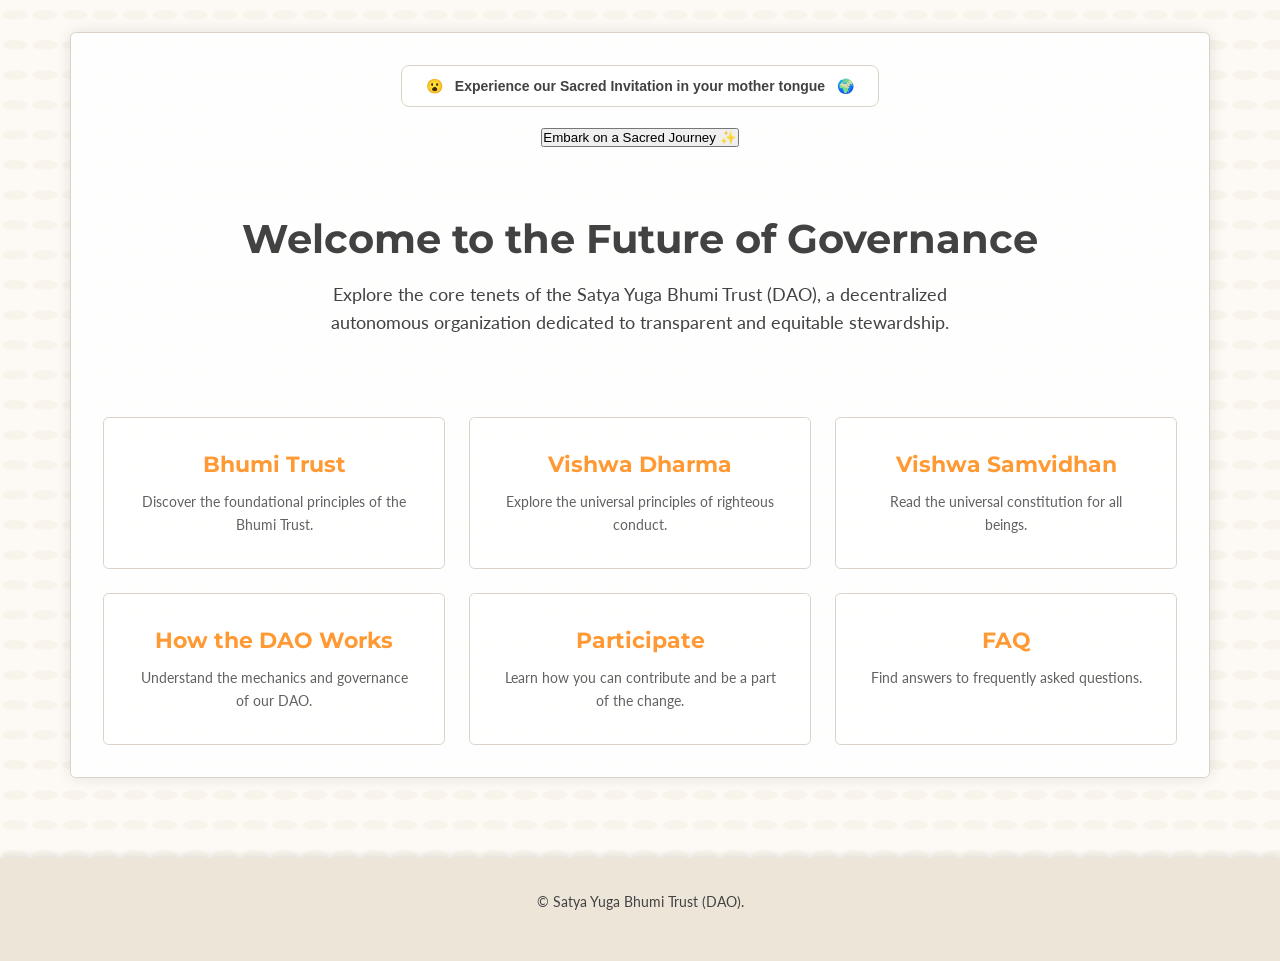
<file: index.html>
<!-- Sets the document type to HTML5, the latest standard for web documents. -->
<!DOCTYPE html>
<!-- The root element of the HTML page, with the language attribute set to English ("en"). -->
<html lang="en">
<head>
    <!-- Specifies the character encoding for the document to be UTF-8, which supports a wide range of characters. -->
    <meta charset="UTF-8">
    <!-- Configures the viewport to ensure the page is responsive and scales correctly on all devices. -->
    <meta name="viewport" content="width=device-width, initial-scale=1.0">
    <!-- The title of the document, displayed in the browser's title bar or tab. -->
    <title>Satya Yuga Bhumi Trust (DAO) - Home</title>
    <!-- Canonical URL to prevent duplicate content issues for search engines. -->
    <link rel="canonical" href="https://chyrenselin.github.io/Satya-Yuga-Bhumi-Trust-DAO/">
    <meta name="description" content="A blueprint for a new paradigm where land is held in a community trust, governed by a non-monetary DAO based on selfless service (Seva).">

    <!-- Open Graph / Facebook -->
    <meta property="og:type" content="website">
    <meta property="og:url" content="https://chyrenselin.github.io/Satya-Yuga-Bhumi-Trust-DAO/">
    <meta property="og:title" content="Satya Yuga Bhumi Trust (DAO) - A World Reimagined">
    <meta property="og:description" content="A blueprint for a new paradigm where land is held in a community trust, governed by a non-monetary DAO based on selfless service (Seva).">
    <meta property="og:image" content="https://chyrenselin.github.io/Satya-Yuga-Bhumi-Trust-DAO/assets/images/favicon/favicon-1200x630.png">

    <!-- Twitter -->
    <meta property="twitter:card" content="summary_large_image">
    <meta property="twitter:url" content="https://chyrenselin.github.io/Satya-Yuga-Bhumi-Trust-DAO/">
    <meta property="twitter:title" content="Satya Yuga Bhumi Trust (DAO) - A World Reimagined">
    <meta property="twitter:description" content="A blueprint for a new paradigm where land is held in a community trust, governed by a non-monetary DAO based on selfless service (Seva).">
    <meta property="twitter:image" content="https://chyrenselin.github.io/Satya-Yuga-Bhumi-Trust-DAO/assets/images/favicon/favicon-1200x630.png">

    
    <!-- Favicon and App Icon Links -->
    <link rel="apple-touch-icon" sizes="180x180" href="assets/images/favicon/apple-touch-icon.png">
    <link rel="icon" type="image/png" sizes="32x32" href="assets/images/favicon/favicon-32x32.png">
    <link rel="icon" type="image/png" sizes="16x16" href="assets/images/favicon/favicon-16x16.png">
    <link rel="icon" type="image/x-icon" href="assets/images/favicon/favicon.ico">

    <!-- Links to external CSS stylesheets for styling the page. -->
    <link rel="stylesheet" href="assets/css/root/root.css">
    <link rel="stylesheet" href="assets/css/common/animations.css">
    <link rel="stylesheet" href="assets/css/common/google_translate_common.css">
    <link rel="stylesheet" href="assets/css/root/google_translate.css">
    <link rel="stylesheet" href="assets/css/root/responsive.css">
    <link rel="stylesheet" href="assets/css/root/buttons.css">
    <!-- Links to the Web App Manifest file, providing information for progressive web apps (PWAs). -->
    <link rel="manifest" href="manifest.json">
    <!-- Inline script for registering a service worker for offline capabilities. -->
    <script>
      // Checks if the serviceWorker API is available in the browser.
      if ('serviceWorker' in navigator) {
        // Adds an event listener to run the registration code after the page has finished loading.
        window.addEventListener('load', () => {
          // Registers the service worker file located at 'sw.js'.
          navigator.serviceWorker.register('sw.js')
            // This 'then' block is executed if the registration is successful.
            .then(registration => {
              // Logs a success message to the browser console with the scope of the registration.
              console.log('Service Worker registered successfully with scope:', registration.scope);
            })
            // This 'catch' block is executed if the registration fails.
            .catch(error => {
              // Logs an error message to the browser console.
              console.error('Service Worker registration failed:', error);
            });
        });
      }
    </script>
    <!-- JSON-LD Schema for defining the Organization to search engines -->
    <script type="application/ld+json">
    {
      "@context": "https://schema.org",
      "@type": "Organization",
      "name": "Satya Yuga Bhumi Trust (DAO)",
      "url": "https://chyrenselin.github.io/Satya-Yuga-Bhumi-Trust-DAO/",
      "description": "A decentralized autonomous organization dedicated to transparent and equitable stewardship of land, based on the principles of Vishwa Dharma and the Vishwa Samvidhan.",
      "logo": "https://chyrenselin.github.io/Satya-Yuga-Bhumi-Trust-DAO/assets/images/favicon/android-chrome-512x512.png"
    }
    </script>
</head>
<body>

    <!-- The main content area of the page. -->
    <main>
        <!-- A container to centralize and manage the layout of the page content. -->
        <div class="content-container">
            <!-- Container for the Google Translate button and music player controls. -->
            <div id="translator-container">
              <!-- A pair container for the translation button and the widget itself. -->
              <div class="translate-pair">
                <!-- Button to initialize the Google Translate widget. -->
                <button id="translateBtn" class="translate-button" aria-live="polite" aria-expanded="false" aria-controls="google_translate_element">
                  <span class="emoji-pulse">😮</span>Experience in your mother tongue<span class="emoji-spin">🌍</span>
                </button>
                <!-- The element where the Google Translate widget will be rendered, initially hidden. -->
                <div id="google_translate_element" class="google-translate-hidden"></div>
              </div>
              <!-- A group of buttons for controlling the background music. -->
              <div class="button-group" style="margin-top: 1rem; text-align: center;">
                  <!-- Button to start the music, initially hidden as autoplay is attempted. -->
                  <button type="button" class="sacred-journey-btn" id="startJourneyBtn" style="display: none;" aria-label="Embark on a sacred journey and start background music">
                    Embark on a Sacred Journey <span class="emoji-pulse">✨</span>
                  </button>
                  <!-- Button to stop the music. -->
                  <button type="button" class="sacred-journey-btn" id="stopMusicBtn" aria-label="Stop background music">
                    <span class="emoji-pulse">🎵</span> Stop Music
                  </button>
              </div>
            </div>

            <!-- Section containing the main welcome message of the homepage. -->
            <section class="welcome-section">
                <!-- The main heading of the page. -->
                <h1 class="page-title">Welcome to the Future of Governance</h1>
                <!-- A paragraph providing a brief introduction to the DAO. -->
                <p>Explore the core tenets of the Satya Yuga Bhumi Trust (DAO), a decentralized autonomous organization dedicated to transparent and equitable stewardship.</p>
            </section>

            <!-- A grid of navigation cards that link to the main sections of the website. -->
            <section class="nav-card-grid">
                <!-- Each 'a' tag is a clickable card. -->
                <!-- Card linking to the Bhumi Trust page. -->
                <a href="bhumi-trust/bhumi-trust.html" class="nav-card">
                    <h3>Bhumi Trust</h3>
                    <p>Discover the foundational principles of the Bhumi Trust.</p>
                </a>
                <!-- Card linking to the Vishwa Dharma page. -->
                <a href="vishwadharma/vishwadharma.html" class="nav-card">
                    <h3>Vishwa Dharma</h3>
                    <p>Explore the universal principles of righteous conduct.</p>
                </a>
                <!-- Card linking to the Vishwa Samvidhan (Universal Constitution) page. -->
                <a href="vishwasamvidhan/vishwasamvidhan.html" class="nav-card">
                    <h3>Vishwa Samvidhan</h3>
                    <p>Read the universal constitution for all beings.</p>
                </a>
                <!-- Card linking to a page explaining how the DAO functions. -->
                <a href="how-dao-works/how-it-works.html" class="nav-card">
                    <h3>How the DAO Works</h3>
                    <p>Understand the mechanics and governance of our DAO.</p>
                </a>
                <!-- Card linking to the participation page. -->
                <a href="participate/participate.html" class="nav-card">
                    <h3>Participate</h3>
                    <p>Learn how you can contribute and be a part of the change.</p>
                </a>
                <!-- Card linking to the Frequently Asked Questions (FAQ) page. -->
                <a href="faq/faq.html" class="nav-card">
                    <h3>FAQ</h3>
                    <p>Find answers to frequently asked questions.</p>
                </a>
            </section>
        </div>
    </main>

    <!-- The footer section of the site. -->
    <footer class="site-footer">
        <!-- Copyright information. -->
        <p>&copy; Satya Yuga Bhumi Trust (DAO).</p>
    </footer>

    <!-- HTML5 audio element for playing background music. -->
    <!-- 'loop' attribute makes the audio repeat. 'preload="metadata"' suggests the browser load only metadata initially. 'autoplay' attempts to play the audio on page load. -->
    <audio id="indexAudio" loop preload="metadata" autoplay>
      <!-- The source of the audio file. -->
      <source src="assets/audio/homepage-slow-trumpet.mp3" type="audio/mpeg">
      <!-- Fallback text displayed if the browser does not support the audio element. -->
      Your browser does not support the audio element.
    </audio>

    <!-- Links to external JavaScript files. 'defer' attribute ensures they are executed after the document has been parsed. -->
    <script src="assets/js/root/main.js" defer></script>
    <script src="assets/js/root/google-translate.js" defer></script>
    <script src="assets/js/common/music-player.js" defer></script>
    <!-- Inline script for controlling the music player on this specific page. -->
    <script>
      document.addEventListener('DOMContentLoaded', () => {
        // The new setupMusicPlayer function now handles all autoplay and UI logic internally.
        setupMusicPlayer('indexAudio');
      });
    </script>
</body>
</html>
</file>
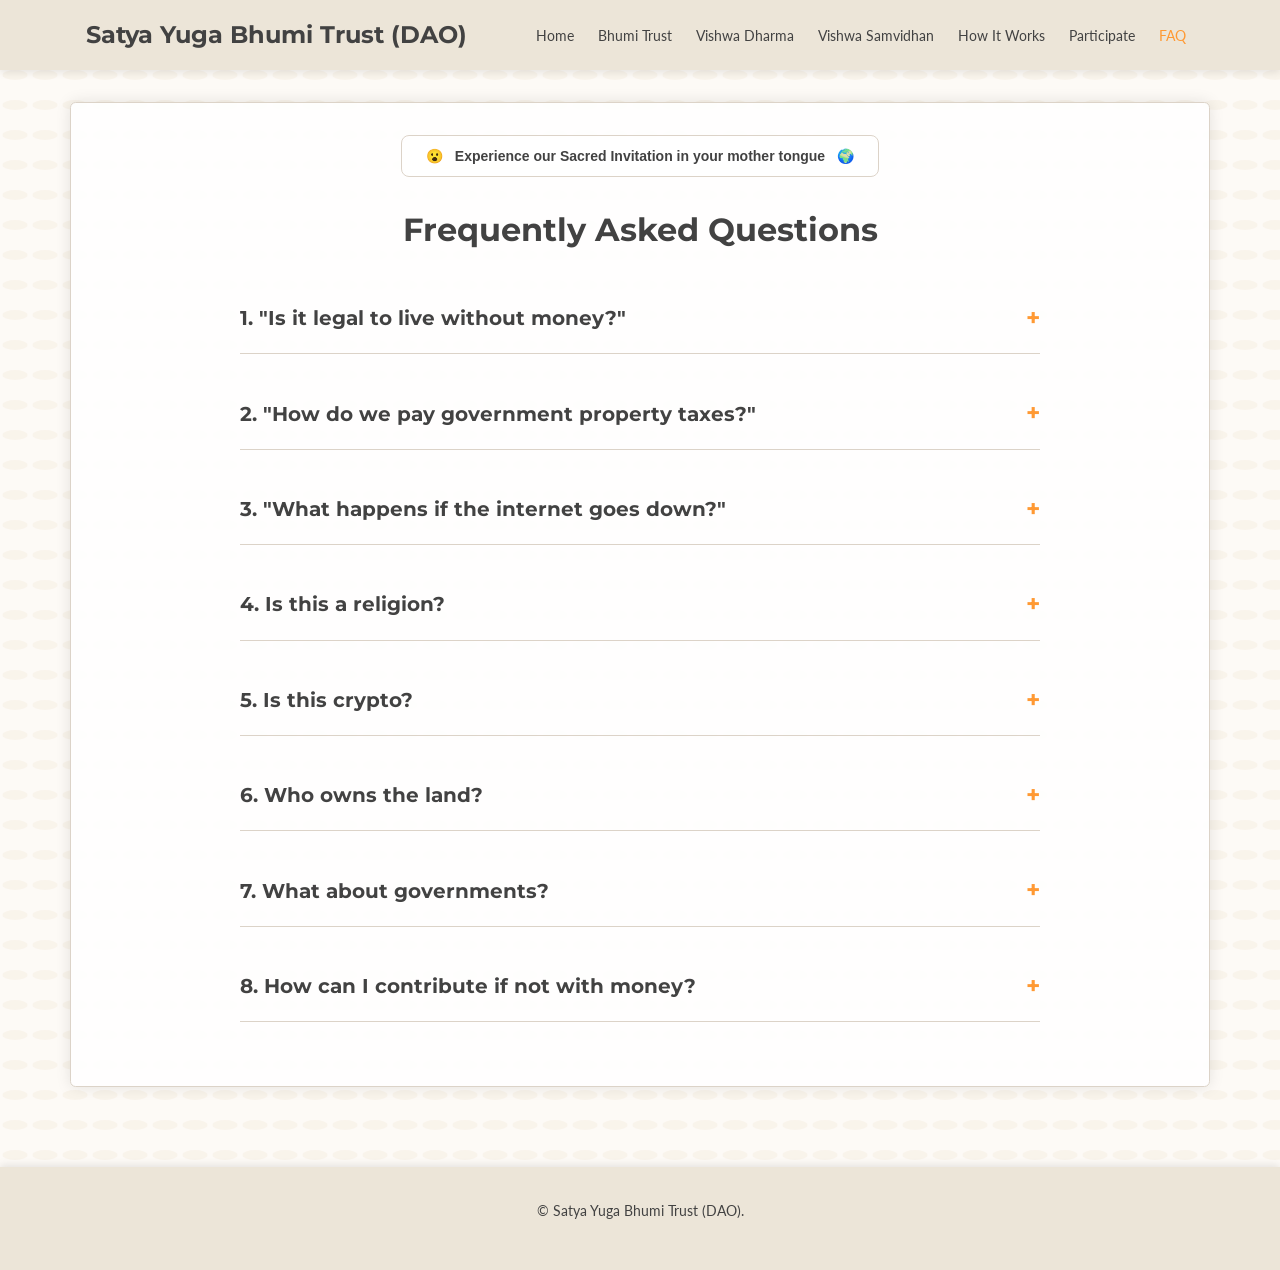
<file: faq/faq.html>
<!-- Sets the document type to HTML5, the latest standard for web documents. -->
<!DOCTYPE html>
<!-- The root element of the HTML page, with the language attribute set to English ("en"). -->
<html lang="en">
<head>
    <!-- Specifies the character encoding for the document to be UTF-8. -->
    <meta charset="UTF-8">
    <!-- Configures the viewport for responsive design, ensuring the page scales correctly on all devices. -->
    <meta name="viewport" content="width=device-width, initial-scale=1.0">
    <!-- SEO & Social Sharing Meta Tags -->
    <meta name="description" content="Frequently Asked Questions about the Satya Yuga Bhumi Trust DAO, covering topics like the non-monetary lifestyle, property taxes, system resilience, and more.">
    <meta name="keywords" content="FAQ, Satyug DAO, Land Liberation, Non-monetary Governance, Property Tax, Internet Down, Legal Questions">
    
    <!-- Open Graph / Facebook -->
    <meta property="og:type" content="website">
    <meta property="og:url" content="https://chyrenselin.github.io/Satya-Yuga-Bhumi-Trust-DAO/faq/faq.html">
    <meta property="og:title" content="FAQ | Satya Yuga DAO">
    <meta property="og:description" content="Frequently Asked Questions about the Satya Yuga Bhumi Trust DAO, covering topics like the non-monetary lifestyle, property taxes, and system resilience.">
    <meta property="og:image" content="https://chyrenselin.github.io/Satya-Yuga-Bhumi-Trust-DAO/assets/images/favicon/favicon-1200x630.png">

    <!-- Twitter -->
    <meta property="twitter:card" content="summary_large_image">
    <meta property="twitter:url" content="https://chyrenselin.github.io/Satya-Yuga-Bhumi-Trust-DAO/faq/faq.html">
    <meta property="twitter:title" content="FAQ | Satya Yuga DAO">
    <meta property="twitter:description" content="Frequently Asked Questions about the Satya Yuga Bhumi Trust DAO, covering topics like the non-monetary lifestyle, property taxes, and system resilience.">
    <meta property="twitter:image" content="https://chyrenselin.github.io/Satya-Yuga-Bhumi-Trust-DAO/assets/images/favicon/favicon-1200x630.png">
    <!-- The title of the document, displayed in the browser's title bar or tab. -->
    <title>FAQ - Satya Yuga Bhumi Trust (DAO)</title>
    <link rel="canonical" href="https://chyrenselin.github.io/Satya-Yuga-Bhumi-Trust-DAO/faq/faq.html">
    <!-- Sets the favicon for the website. -->
            <link rel="apple-touch-icon" sizes="180x180" href="../assets/images/favicon/apple-touch-icon.png">
    <link rel="icon" type="image/png" sizes="32x32" href="../assets/images/favicon/favicon-32x32.png">
    <link rel="icon" type="image/png" sizes="16x16" href="../assets/images/favicon/favicon-16x16.png">
    <link rel="icon" type="image/x-icon" href="../assets/images/favicon/favicon.ico">
    <!-- Links to external CSS stylesheets for styling the page. -->
    <link rel="stylesheet" href="../assets/css/root/root.css">
    <link rel="stylesheet" href="../assets/css/common/animations.css">
    <link rel="stylesheet" href="../assets/css/root/faq.css">
    <link rel="stylesheet" href="../assets/css/common/google_translate_common.css">
    <link rel="stylesheet" href="../assets/css/root/google_translate.css">
    <link rel="stylesheet" href="../assets/css/root/responsive.css">
    <link rel="stylesheet" href="../assets/css/root/buttons.css">
    <!-- Links to the Web App Manifest file for PWA features. -->
    <link rel="manifest" href="../manifest.json">
</head>
<body>

    <!-- The header section of the site, containing branding and primary navigation. -->
    <header class="site-header">
        <!-- A container to structure the header content. -->
        <div class="header-container">
            <!-- The main title of the site displayed in the header. -->
            <div class="site-title">Satya Yuga Bhumi Trust (DAO)</div>
            <!-- The primary navigation menu for the website. -->
            <nav class="site-nav">
                <!-- Unordered list of navigation links. -->
                <ul>
                    <li><a href="../index.html">Home</a></li>
                    <li><a href="../bhumi-trust/bhumi-trust.html">Bhumi Trust</a></li>
                    <li><a href="../vishwadharma/vishwadharma.html">Vishwa Dharma</a></li>
                    <li><a href="../vishwasamvidhan/vishwasamvidhan.html">Vishwa Samvidhan</a></li>
                    <li><a href="../how-dao-works/how-it-works.html">How It Works</a></li>
                    <li><a href="../participate/participate.html">Participate</a></li>
                    <!-- The 'active' class highlights the current page in the navigation. -->
                    <li><a href="faq.html" class="active">FAQ</a></li>
                </ul>
            </nav>
            <!-- A button to toggle the visibility of the navigation menu on mobile devices. -->
            <button class="mobile-nav-toggle" aria-label="Toggle navigation">&#9776;</button>
        </div>
    </header>

    <!-- The main content area of the page. -->
    <main>
        <!-- A container for centering and laying out the main content. -->
        <div class="content-container">
            <!-- Container for the Google Translate widget. -->
            <div id="translator-container">
              <!-- A pair container for the translation button and the widget itself. -->
              <div class="translate-pair">
                <!-- Button to initialize the Google Translate widget. -->
                <button id="translateBtn" class="translate-button" aria-live="polite" aria-expanded="false" aria-controls="google_translate_element">
                  <span class="emoji-pulse">😮</span>Experience in your mother tongue<span class="emoji-spin">🌍</span>
                </button>
                <!-- The element where the Google Translate widget will be rendered, initially hidden. -->
                <div id="google_translate_element" class="google-translate-hidden"></div>
              </div>
            </div>
            <!-- The main heading for the FAQ page. -->
            <h1 class="page-title">Frequently Asked Questions</h1>

            <!-- Container for all the FAQ items. -->
            <div class="faq-container">
                <!-- FAQ Item 1: Legality of a moneyless lifestyle. -->
                <div class="faq-item">
                    <!-- The question part of the FAQ item. -->
                    <div class="faq-question">1. "Is it legal to live without money?"</div>
                    <!-- The answer part of the FAQ item. -->
                    <div class="faq-answer">
                        <p>Yes, it is legal. There is no law that mandates the use of a national currency for survival. The challenges are practical and administrative. Our model is based on creating self-sufficient communities where necessities are provided through mutual service (Seva), not monetary exchange.</p>
                        <p>We operate within existing legal frameworks by engaging with the outside world where necessary (e.g., for taxes) through a designated legal entity, while maintaining a moneyless economy internally.</p>
                    </div>
                </div>

                <!-- FAQ Item 2: Handling property taxes. -->
                <div class="faq-item">
                    <!-- The question. -->
                    <div class="faq-question">2. "How do we pay government property taxes?"</div>
                    <!-- The answer. -->
                    <div class="faq-answer">
                        <p>The Bhumi Trust, as a legal entity, is responsible for tax obligations. Our strategy is multi-faceted:</p>
                        <ul>
                            <li><strong>Community Contributions:</strong> The DAO may facilitate a treasury that accepts voluntary contributions from supporters in the currency-based world.</li>
                            <li><strong>Permaculture Surpluses:</strong> Certain communities may trade or sell surplus goods in the mainstream economy through a dedicated cooperative to cover taxes.</li>
                            <li><strong>Legal Innovation:</strong> We are actively researching and advocating for new forms of land classification and tax exemptions for conservation land trusts.</li>
                        </ul>
                        <p>No individual steward is responsible for taxes; this is managed collectively.</p>
                    </div>
                </div>

                <!-- FAQ Item 3: System resilience if the internet is down. -->
                <div class="faq-item">
                    <!-- The question. -->
                    <div class="faq-question">3. "What happens if the internet goes down?"</div>
                    <!-- The answer. -->
                    <div class="faq-answer">
                        <p>Our resilience strategy is built on the principle of "Decentralize Everything."</p>
                        <ul>
                            <li><strong>Local Autonomy:</strong> The primary unit of governance is the local, self-sufficient community. Local communities are empowered to operate autonomously.</li>
                            <li><strong>Low-Tech Governance:</strong> In the event of a prolonged outage, governance defaults to pre-agreed, low-tech protocols.</li>
                            <li><strong>Redundant Data:</strong> Critical information is not just stored on one blockchain. We are exploring multiple data redundancy solutions, from decentralized file networks to physical, cryptographically-secured archives.</li>
                        </ul>
                        <p>The DAO is a tool for coordination, but the foundation is the resilient, self-reliant physical community.</p>
                    </div>
                </div>

                <!-- FAQ Item 4: Clarifying if this is a religion. -->
                <div class="faq-item">
                    <!-- The question. -->
                    <div class="faq-question">4. Is this a religion?</div>
                    <!-- The answer. -->
                    <div class="faq-answer">
                        <p>No, the Satya Yuga Bhumi Trust is not a religion. While it is inspired by universal spiritual principles of harmony, stewardship, and ethical conduct (Vishwa Dharma), it does not prescribe any specific religious beliefs, rituals, or deities. It is an open-source, inclusive framework for land stewardship and governance that welcomes individuals from all backgrounds, faiths, and philosophies.</p>
                    </div>
                </div>

                <!-- FAQ Item 5: Clarifying the use of "crypto". -->
                <div class="faq-item">
                    <!-- The question. -->
                    <div class="faq-question">5. Is this crypto?</div>
                    <!-- The answer. -->
                    <div class="faq-answer">
                        <p>The Satya Yuga Bhumi Trust utilizes decentralized autonomous organization (DAO) technology, which is built upon blockchain principles. However, it explicitly rejects the speculative and monetary aspects often associated with "crypto." Our DAO tokens are strictly for governance and participation, possessing no monetary value and are not tradable for currency. Our focus is on leveraging the transparency and immutability of blockchain for secure, community-driven decision-making, not financial gain.</p>
                    </div>
                </div>

                <!-- FAQ Item 6: Explaining land ownership. -->
                <div class="faq-item">
                    <!-- The question. -->
                    <div class="faq-question">6. Who owns the land?</div>
                    <!-- The answer. -->
                    <div class="faq-answer">
                        <p>In the traditional sense, no one "owns" the land within the Satya Yuga Bhumi Trust. The land is held in perpetual trust for the benefit of all living and non-living beings on Earth. It is removed from private ownership and market speculation. Individuals and communities act as stewards, caring for the land according to the principles established by the Vishwa Samvidhan and governed by the DAO.</p>
                    </div>
                </div>

                <!-- FAQ Item 7: Relationship with governments. -->
                <div class="faq-item">
                    <!-- The question. -->
                    <div class="faq-question">7. What about governments?</div>
                    <!-- The answer. -->
                    <div class="faq-answer">
                        <p>The Satya Yuga Bhumi Trust operates independently of national governments and aims to transcend geopolitical boundaries through its universal principles. While we acknowledge existing legal structures, our vision proposes a parallel and complementary system of governance for land stewardship. We seek to establish a framework that can integrate with various jurisdictions while upholding our core tenets of non-ownership and global communal stewardship. We believe in collaboration where possible, and in establishing sovereign communities built on ethical principles where necessary.</p>
                    </div>
                </div>

                <!-- FAQ Item 8: How to contribute without money. -->
                <div class="faq-item">
                    <!-- The question. -->
                    <div class="faq-question">8. How can I contribute if not with money?</div>
                    <!-- The answer. -->
                    <div class="faq-answer">
                        <p>Your contribution is invaluable! We welcome diverse forms of participation, including your time, skills, expertise (e.g., in ecology, law, technology, education), physical labor, creative input, and simply your dedicated presence and care. Please visit our Participate page for more details on how you can engage with the Bhumi Trust DAO.</p>
                    </div>
                </div>
            </div>

        </div>
    </main>

    <!-- The footer section of the site. -->
    <footer class="site-footer">
        <!-- Copyright information. -->
        <p>&copy; Satya Yuga Bhumi Trust (DAO).</p>
    </footer>

    <!-- HTML5 audio element for playing background music. -->
    <audio id="faqAudio" loop preload="metadata">
        <!-- The source of the audio file. -->
        <source src="../assets/audio/homepage-slow-trumpet.mp3" type="audio/mpeg">
        <!-- Fallback text for browsers that don't support the audio element. -->
        Your browser does not support the audio element.
    </audio>

    <!-- Links to external JavaScript files. 'defer' ensures they execute after the document is parsed. -->
    <script src="../assets/js/root/main.js" defer></script>
    <script src="../assets/js/root/faq.js" defer></script>
    <script src="../assets/js/root/google-translate.js" defer></script>
    <!-- Inline script for handling the audio player on this page. -->
    <script>
      document.addEventListener('DOMContentLoaded', () => {
        const audio = document.getElementById('faqAudio');
        // Check if the user has previously chosen to play music in this session.
        if (audio && sessionStorage.getItem('userWantsMusic') === 'true') {
          audio.play().catch(error => {
            console.log('Autoplay was prevented on this page, even though user session wants music.');
          });
        }
      });
    </script>
</body>
</html>
</file>
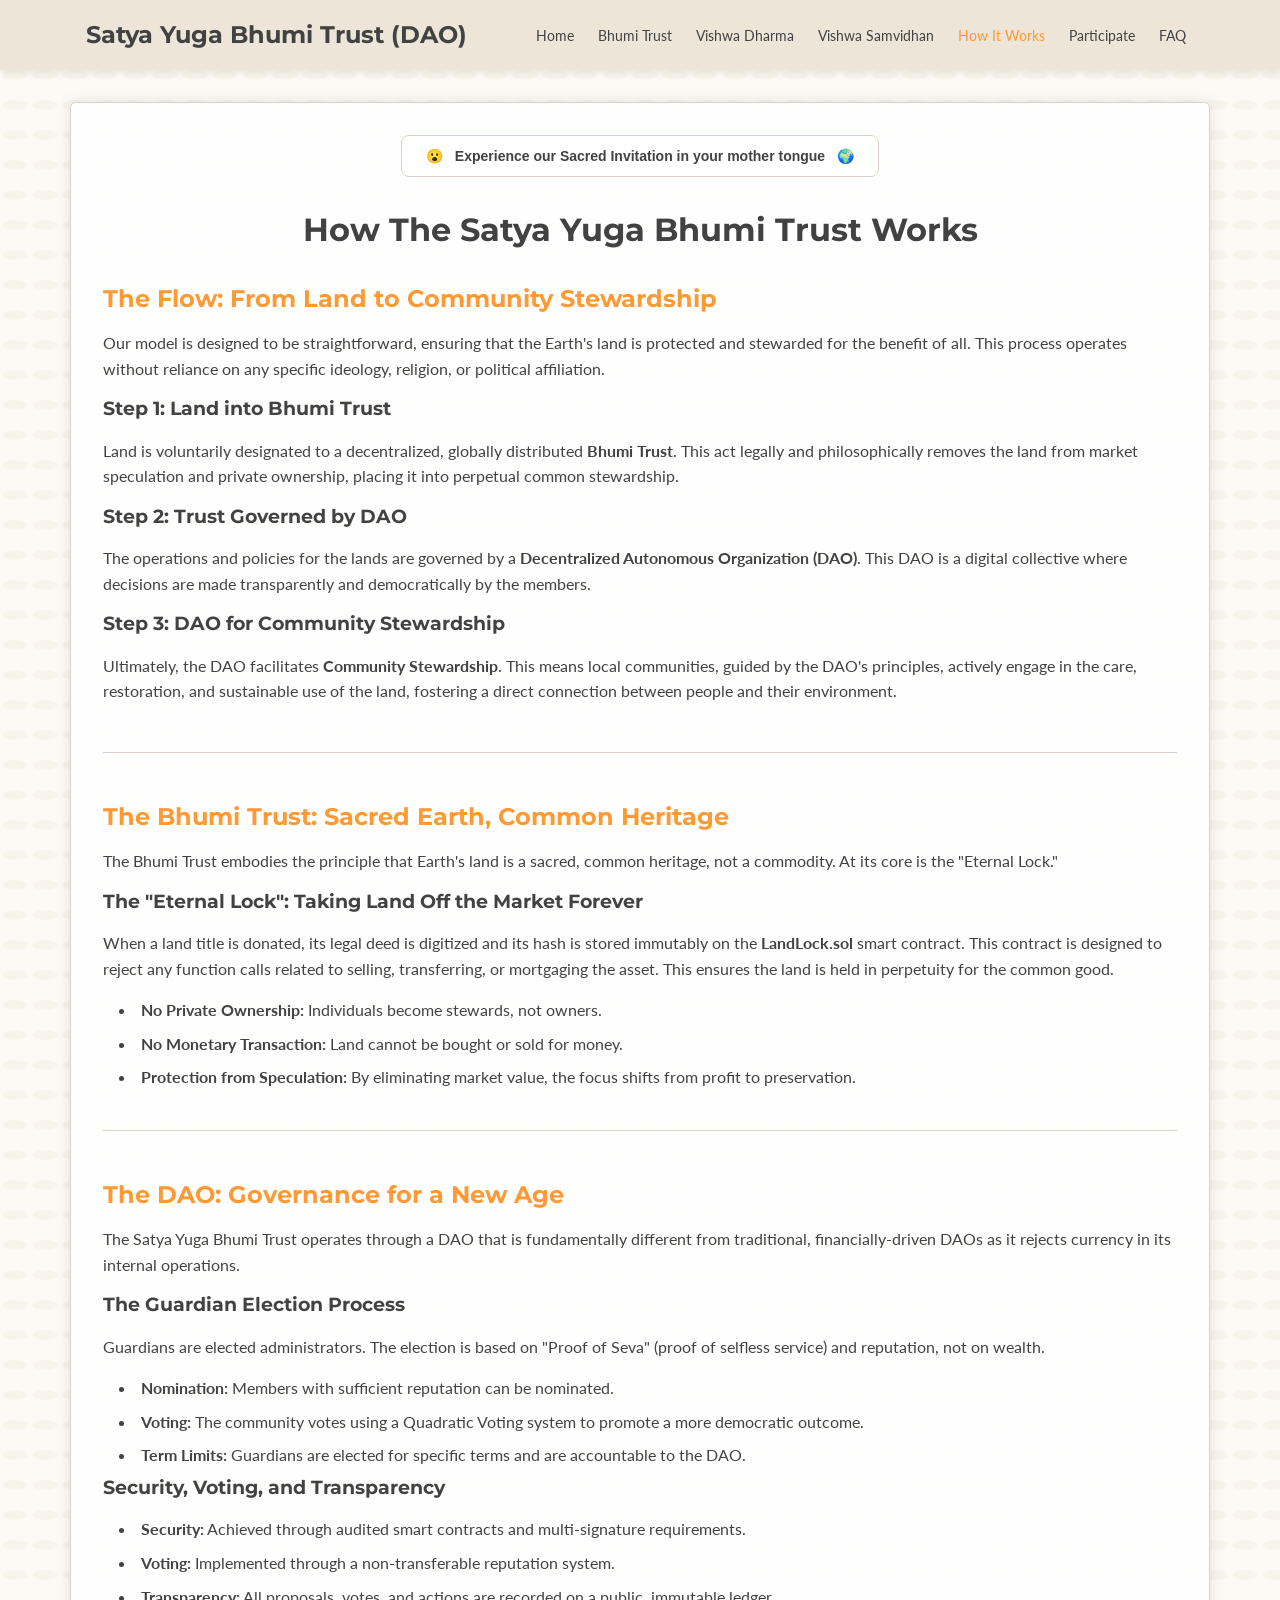
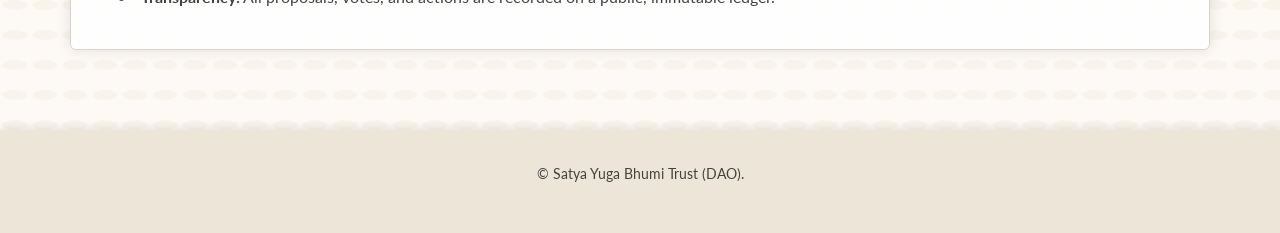
<file: how-dao-works/how-it-works.html>
<!-- Sets the document type to HTML5, the latest standard for web documents. -->
<!DOCTYPE html>
<!-- The root element of the HTML page, with the language attribute set to English ("en"). -->
<html lang="en">
<head>
    <!-- Specifies the character encoding for the document to be UTF-8. -->
    <meta charset="UTF-8">
    <!-- Configures the viewport for responsive design. -->
    <meta name="viewport" content="width=device-width, initial-scale=1.0">
    <!-- SEO & Social Sharing Meta Tags -->
    <meta name="description" content="Learn how the Satya Yuga Bhumi Trust DAO works, from the Eternal Lock of land to non-monetary governance based on Proof of Seva.">
    <meta name="keywords" content="How DAO Works, Land Liberation, Satyug DAO, Non-monetary Governance, Bhumi Trust, Eternal Lock, Proof of Seva">

    <!-- Open Graph / Facebook -->
    <meta property="og:type" content="website">
    <meta property="og:url" content="https://chyrenselin.github.io/Satya-Yuga-Bhumi-Trust-DAO/how-dao-works/how-it-works.html">
    <meta property="og:title" content="How It Works | Satya Yuga DAO">
    <meta property="og:description" content="Learn how the Satya Yuga Bhumi Trust DAO works, from the Eternal Lock of land to non-monetary governance based on Proof of Seva.">
    <meta property="og:image" content="https://chyrenselin.github.io/Satya-Yuga-Bhumi-Trust-DAO/assets/images/favicon/favicon-1200x630.png">

    <!-- Twitter -->
    <meta property="twitter:card" content="summary_large_image">
    <meta property="twitter:url" content="https://chyrenselin.github.io/Satya-Yuga-Bhumi-Trust-DAO/how-dao-works/how-it-works.html">
    <meta property="twitter:title" content="How It Works | Satya Yuga DAO">
    <meta property="twitter:description" content="Learn how the Satya Yuga Bhumi Trust DAO works, from the Eternal Lock of land to non-monetary governance based on Proof of Seva.">
    <meta property="twitter:image" content="https://chyrenselin.github.io/Satya-Yuga-Bhumi-Trust-DAO/assets/images/favicon/favicon-1200x630.png">
    <!-- The title of the document, displayed in the browser's title bar or tab. -->
    <title>How It Works - Satya Yuga Bhumi Trust (DAO)</title>
    <link rel="canonical" href="https://chyrenselin.github.io/Satya-Yuga-Bhumi-Trust-DAO/how-dao-works/how-it-works.html">
    <!-- Sets the favicon for the website. -->
            <link rel="apple-touch-icon" sizes="180x180" href="../assets/images/favicon/apple-touch-icon.png">
    <link rel="icon" type="image/png" sizes="32x32" href="../assets/images/favicon/favicon-32x32.png">
    <link rel="icon" type="image/png" sizes="16x16" href="../assets/images/favicon/favicon-16x16.png">
    <link rel="icon" type="image/x-icon" href="../assets/images/favicon/favicon.ico">
    <!-- Links to external CSS stylesheets for styling the page. -->
    <link rel="stylesheet" href="../assets/css/root/root.css">
    <link rel="stylesheet" href="../assets/css/common/animations.css">
    <link rel="stylesheet" href="../assets/css/common/google_translate_common.css">
    <link rel="stylesheet" href="../assets/css/root/google_translate.css">
    <link rel="stylesheet" href="../assets/css/root/responsive.css">
    <link rel="stylesheet" href="../assets/css/root/buttons.css">
    <!-- Links to the Web App Manifest file for PWA features. -->
    <link rel="manifest" href="../manifest.json">
    <!-- Inline CSS for specific styling on this page. -->
    <style>
        /* Styles for each main section on the "How It Works" page. */
        .how-it-works-section {
            margin-bottom: 3rem; /* Adds space below each section. */
            padding-bottom: 2rem; /* Adds padding inside the bottom of each section. */
            border-bottom: 1px solid var(--color-border); /* Adds a separator line. */
        }
        /* Removes the border and margin from the very last section. */
        .how-it-works-section:last-child {
            border-bottom: none;
            margin-bottom: 0;
            padding-bottom: 0;
        }
        /* Sets the color for the section headings. */
        .how-it-works-section h2 {
            color: var(--color-primary);
        }
        /* Styles for unordered lists within these sections. */
        .how-it-works-section ul {
            list-style-position: inside; /* Positions bullet points inside the list item. */
            padding-left: 1rem; /* Adds some left padding. */
        }
        /* Adds space below each list item. */
        .how-it-works-section li {
            margin-bottom: 0.5rem;
        }
    </style>
</head>
<body>

    <!-- The header section of the site. -->
    <header class="site-header">
        <!-- A container to structure the header content. -->
        <div class="header-container">
            <!-- The main title of the site displayed in the header. -->
            <div class="site-title">Satya Yuga Bhumi Trust (DAO)</div>
            <!-- The primary navigation menu for the website. -->
            <nav class="site-nav">
                <ul>
                    <li><a href="../index.html">Home</a></li>
                    <li><a href="../bhumi-trust/bhumi-trust.html">Bhumi Trust</a></li>
                    <li><a href="../vishwadharma/vishwadharma.html">Vishwa Dharma</a></li>
                    <li><a href="../vishwasamvidhan/vishwasamvidhan.html">Vishwa Samvidhan</a></li>
                    <!-- The 'active' class highlights the current page in the navigation. -->
                    <li><a href="how-it-works.html" class="active">How It Works</a></li>
                    <li><a href="../participate/participate.html">Participate</a></li>
                    <li><a href="../faq/faq.html">FAQ</a></li>
                </ul>
            </nav>
            <!-- A button to toggle the navigation menu's visibility on mobile devices. -->
            <button class="mobile-nav-toggle" aria-label="Toggle navigation">&#9776;</button>
        </div>
    </header>

    <!-- The main content area of the page. -->
    <main>
        <!-- A container for centering and laying out the main content. -->
        <div class="content-container">
            <!-- Container for the Google Translate widget. -->
            <div id="translator-container">
              <div class="translate-pair">
                <!-- Button to initialize the Google Translate widget. -->
                <button id="translateBtn" class="translate-button" aria-live="polite" aria-expanded="false" aria-controls="google_translate_element">
                  <span class="emoji-pulse">😮</span>Experience in your mother tongue<span class="emoji-spin">🌍</span>
                </button>
                <!-- The element where the Google Translate widget will be rendered, initially hidden. -->
                <div id="google_translate_element" class="google-translate-hidden"></div>
              </div>
            </div>
            <!-- The main heading of the page. -->
            <h1 class="page-title">How The Satya Yuga Bhumi Trust Works</h1>

            <!-- Section explaining the overall flow of the system. -->
            <section id="flow" class="how-it-works-section">
                <h2>The Flow: From Land to Community Stewardship</h2>
                <p>Our model is designed to be straightforward, ensuring that the Earth's land is protected and stewarded for the benefit of all. This process operates without reliance on any specific ideology, religion, or political affiliation.</p>
                <h3>Step 1: Land into Bhumi Trust</h3>
                <p>Land is voluntarily designated to a decentralized, globally distributed <strong>Bhumi Trust</strong>. This act legally and philosophically removes the land from market speculation and private ownership, placing it into perpetual common stewardship.</p>
                <h3>Step 2: Trust Governed by DAO</h3>
                <p>The operations and policies for the lands are governed by a <strong>Decentralized Autonomous Organization (DAO)</strong>. This DAO is a digital collective where decisions are made transparently and democratically by the members.</p>
                <h3>Step 3: DAO for Community Stewardship</h3>
                <p>Ultimately, the DAO facilitates <strong>Community Stewardship</strong>. This means local communities, guided by the DAO's principles, actively engage in the care, restoration, and sustainable use of the land, fostering a direct connection between people and their environment.</p>
            </section>

            <!-- Section explaining the Bhumi Trust and the "Eternal Lock" concept. -->
            <section id="bhumi-trust" class="how-it-works-section">
                <h2>The Bhumi Trust: Sacred Earth, Common Heritage</h2>
                <p>The Bhumi Trust embodies the principle that Earth's land is a sacred, common heritage, not a commodity. At its core is the "Eternal Lock."</p>
                <h3>The "Eternal Lock": Taking Land Off the Market Forever</h3>
                <p>When a land title is donated, its legal deed is digitized and its hash is stored immutably on the <strong>LandLock.sol</strong> smart contract. This contract is designed to reject any function calls related to selling, transferring, or mortgaging the asset. This ensures the land is held in perpetuity for the common good.</p>
                <ul>
                    <li><strong>No Private Ownership:</strong> Individuals become stewards, not owners.</li>
                    <li><strong>No Monetary Transaction:</strong> Land cannot be bought or sold for money.</li>
                    <li><strong>Protection from Speculation:</strong> By eliminating market value, the focus shifts from profit to preservation.</li>
                </ul>
            </section>

            <!-- Section explaining the DAO's governance model. -->
            <section id="dao" class="how-it-works-section">
                <h2>The DAO: Governance for a New Age</h2>
                <p>The Satya Yuga Bhumi Trust operates through a DAO that is fundamentally different from traditional, financially-driven DAOs as it rejects currency in its internal operations.</p>
                <h3>The Guardian Election Process</h3>
                <p>Guardians are elected administrators. The election is based on "Proof of Seva" (proof of selfless service) and reputation, not on wealth.</p>
                <ul>
                    <li><strong>Nomination:</strong> Members with sufficient reputation can be nominated.</li>
                    <li><strong>Voting:</strong> The community votes using a Quadratic Voting system to promote a more democratic outcome.</li>
                    <li><strong>Term Limits:</strong> Guardians are elected for specific terms and are accountable to the DAO.</li>
                </ul>
                <h3>Security, Voting, and Transparency</h3>
                <ul>
                    <li><strong>Security:</strong> Achieved through audited smart contracts and multi-signature requirements.</li>
                    <li><strong>Voting:</strong> Implemented through a non-transferable reputation system.</li>
                    <li><strong>Transparency:</strong> All proposals, votes, and actions are recorded on a public, immutable ledger.</li>
                </ul>
            </section>

        </div>
    </main>

    <!-- The footer section of the site. -->
    <footer class="site-footer">
        <!-- Copyright information. -->
        <p>&copy; Satya Yuga Bhumi Trust (DAO).</p>
    </footer>

    <!-- HTML5 audio element for playing background music. -->
    <audio id="howDaoWorksAudio" loop preload="metadata">
        <!-- The source of the audio file. -->
        <source src="../assets/audio/homepage-slow-trumpet.mp3" type="audio/mpeg">
        <!-- Fallback text for browsers that don't support the audio element. -->
        Your browser does not support the audio element.
    </audio>

    <!-- Links to external JavaScript files. 'defer' ensures they execute after the document is parsed. -->
    <script src="../assets/js/root/main.js" defer></script>
    <script src="../assets/js/root/google-translate.js" defer></script>
    <!-- Inline script for handling the audio player on this page. -->
    <script>
      document.addEventListener('DOMContentLoaded', () => {
        const audio = document.getElementById('howDaoWorksAudio');
        // Check if the user has previously chosen to play music in this session.
        if (audio && sessionStorage.getItem('userWantsMusic') === 'true') {
          audio.play().catch(error => {
            console.log('Autoplay was prevented on this page, even though user session wants music.');
          });
        }
      });
    </script>
</body>
</html>
</file>
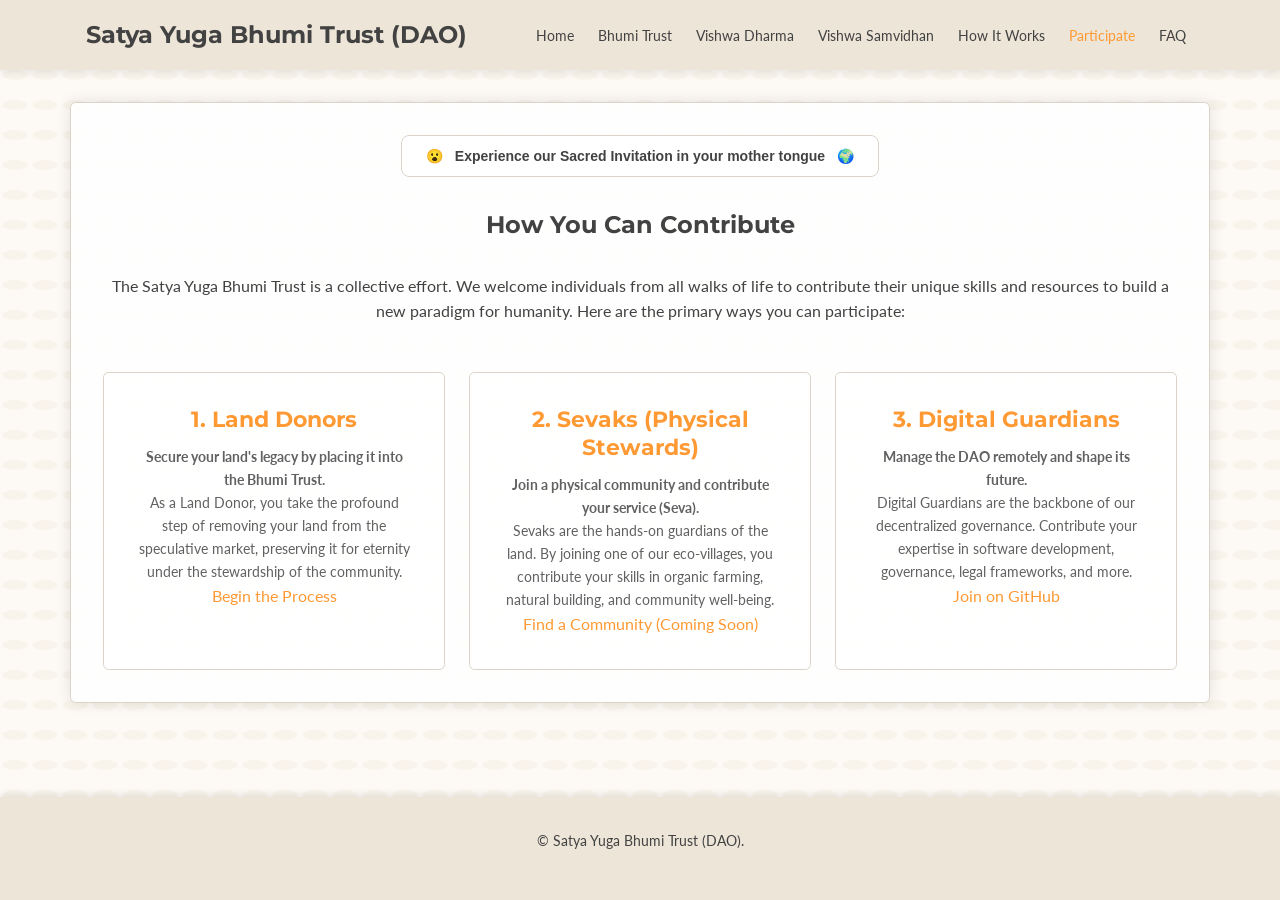
<file: participate/participate.html>
<!-- Sets the document type to HTML5, the latest standard for web documents. -->
<!DOCTYPE html>
<!-- The root element of the HTML page, with the language attribute set to English ("en"). -->
<html lang="en">
<head>
    <!-- Specifies the character encoding for the document to be UTF-8. -->
    <meta charset="UTF-8">
    <!-- Configures the viewport for responsive design, ensuring the page scales correctly on all devices. -->
    <meta name="viewport" content="width=device-width, initial-scale=1.0">
    <!-- SEO & Social Sharing Meta Tags -->
    <meta name="description" content="Participate in the Satya Yuga Bhumi Trust DAO. Learn how Land Donors, Sevaks (volunteers), and Digital Guardians can contribute to the vision of land liberation.">
    <meta name="keywords" content="Participate, Join DAO, Land Donation, Seva, Digital Guardian, Land Liberation, Satyug DAO, Non-monetary Governance">

    <!-- Open Graph / Facebook -->
    <meta property="og:type" content="website">
    <meta property="og:url" content="https://chyrenselin.github.io/Satya-Yuga-Bhumi-Trust-DAO/participate/participate.html">
    <meta property="og:title" content="Participate | Satya Yuga DAO">
    <meta property="og:description" content="Learn how Land Donors, Sevaks (volunteers), and Digital Guardians can contribute to the vision of land liberation.">
    <meta property="og:image" content="https://chyrenselin.github.io/Satya-Yuga-Bhumi-Trust-DAO/assets/images/favicon/favicon-1200x630.png">

    <!-- Twitter -->
    <meta property="twitter:card" content="summary_large_image">
    <meta property="twitter:url" content="https://chyrenselin.github.io/Satya-Yuga-Bhumi-Trust-DAO/participate/participate.html">
    <meta property="twitter:title" content="Participate | Satya Yuga DAO">
    <meta property="twitter:description" content="Learn how Land Donors, Sevaks (volunteers), and Digital Guardians can contribute to the vision of land liberation.">
    <meta property="twitter:image" content="https://chyrenselin.github.io/Satya-Yuga-Bhumi-Trust-DAO/assets/images/favicon/favicon-1200x630.png">
    <!-- The title of the document, displayed in the browser's title bar or tab. -->
    <title>Participate - Satya Yuga Bhumi Trust (DAO)</title>
    <link rel="canonical" href="https://chyrenselin.github.io/Satya-Yuga-Bhumi-Trust-DAO/participate/participate.html">
    <!-- Sets the favicon for the website. -->
            <link rel="apple-touch-icon" sizes="180x180" href="../assets/images/favicon/apple-touch-icon.png">
    <link rel="icon" type="image/png" sizes="32x32" href="../assets/images/favicon/favicon-32x32.png">
    <link rel="icon" type="image/png" sizes="16x16" href="../assets/images/favicon/favicon-16x16.png">
    <link rel="icon" type="image/x-icon" href="../assets/images/favicon/favicon.ico">
    <!-- Links to external CSS stylesheets for styling the page. -->
    <link rel="stylesheet" href="../assets/css/root/root.css">
    <link rel="stylesheet" href="../assets/css/common/animations.css">
    <link rel="stylesheet" href="../assets/css/common/google_translate_common.css">
    <link rel="stylesheet" href="../assets/css/root/google_translate.css">
    <link rel="stylesheet" href="../assets/css/root/responsive.css">
    <link rel="stylesheet" href="../assets/css/root/buttons.css">
    <!-- Links to the Web App Manifest file for PWA features. -->
    <link rel="manifest" href="../manifest.json">
</head>
<body>

    <!-- The header section of the site. -->
    <header class="site-header">
        <!-- A container to structure the header content. -->
        <div class="header-container">
            <!-- The main title of the site displayed in the header. -->
            <div class="site-title">Satya Yuga Bhumi Trust (DAO)</div>
            <!-- The primary navigation menu for the website. -->
            <nav class="site-nav">
                <ul>
                    <li><a href="../index.html">Home</a></li>
                    <li><a href="../bhumi-trust/bhumi-trust.html">Bhumi Trust</a></li>
                    <li><a href="../vishwadharma/vishwadharma.html">Vishwa Dharma</a></li>
                    <li><a href="../vishwasamvidhan/vishwasamvidhan.html">Vishwa Samvidhan</a></li>
                    <li><a href="../how-dao-works/how-it-works.html">How It Works</a></li>
                    <!-- The 'active' class highlights the current page in the navigation. -->
                    <li><a href="participate.html" class="active">Participate</a></li>
                    <li><a href="../faq/faq.html">FAQ</a></li>
                </ul>
            </nav>
            <!-- A button to toggle the navigation menu's visibility on mobile devices. -->
            <button class="mobile-nav-toggle" aria-label="Toggle navigation">&#9776;</button>
        </div>
    </header>

    <!-- The main content area of the page. -->
    <main>
        <!-- A container for centering and laying out the main content. -->
        <div class="content-container">
            <!-- Container for the Google Translate widget. -->
            <div id="translator-container">
              <div class="translate-pair">
                <!-- Button to initialize the Google Translate widget. -->
                <button id="translateBtn" class="translate-button" aria-live="polite" aria-expanded="false" aria-controls="google_translate_element">
                  <span class="emoji-pulse">😮</span>Experience in your mother tongue<span class="emoji-spin">🌍</span>
                </button>
                <!-- The element where the Google Translate widget will be rendered, initially hidden. -->
                <div id="google_translate_element" class="google-translate-hidden"></div>
              </div>
            </div>
            <!-- An introductory section with the page title and a brief paragraph. -->
            <section style="text-align: center; margin-bottom: 2rem;">
                <h1 class="page-title">How You Can Contribute</h1>
                <p>The Satya Yuga Bhumi Trust is a collective effort. We welcome individuals from all walks of life to contribute their unique skills and resources to build a new paradigm for humanity. Here are the primary ways you can participate:</p>
            </section>

            <!-- A grid layout for displaying the different ways to participate. -->
            <div class="nav-card-grid">
                <!-- Card for the "Land Donors" role. -->
                <div class="nav-card">
                    <h3>1. Land Donors</h3>
                    <p><strong>Secure your land's legacy by placing it into the Bhumi Trust.</strong></p>
                    <p>As a Land Donor, you take the profound step of removing your land from the speculative market, preserving it for eternity under the stewardship of the community.</p>
                    <!-- A mailto link that opens the user's default email client. -->
                    <a href="mailto:contact@satyugadao.org?subject=Land Donation Inquiry" class="button">Begin the Process</a>
                </div>

                <!-- Card for the "Sevaks" (Physical Stewards) role. -->
                <div class="nav-card">
                    <h3>2. Sevaks (Physical Stewards)</h3>
                    <p><strong>Join a physical community and contribute your service (Seva).</strong></p>
                    <p>Sevaks are the hands-on guardians of the land. By joining one of our eco-villages, you contribute your skills in organic farming, natural building, and community well-being.</p>
                    <!-- A placeholder link for a feature that is not yet implemented. -->
                    <a href="#" class="button">Find a Community (Coming Soon)</a>
                </div>

                <!-- Card for the "Digital Guardians" role. -->
                <div class="nav-card">
                    <h3>3. Digital Guardians</h3>
                    <p><strong>Manage the DAO remotely and shape its future.</strong></p>
                    <p>Digital Guardians are the backbone of our decentralized governance. Contribute your expertise in software development, governance, legal frameworks, and more.</p>
                    <!-- An external link to the project's GitHub repository. -->
                    <a href="https://github.com/chyrenselin/Satya-Yuga-Bhumi-Trust-DAO" target="_blank" rel="noopener noreferrer" class="button">Join on GitHub</a>
                </div>
            </div>
        </div>
    </main>

    <!-- The footer section of the site. -->
    <footer class="site-footer">
        <!-- Copyright information. -->
        <p>&copy; Satya Yuga Bhumi Trust (DAO).</p>
    </footer>

    <!-- HTML5 audio element for playing background music. -->
    <audio id="participateAudio" loop preload="metadata">
        <!-- The source of the audio file. -->
        <source src="../assets/audio/participate-fast-trumpet.mp3" type="audio/mpeg">
        <!-- Fallback text for browsers that don't support the audio element. -->
        Your browser does not support the audio element.
    </audio>

    <!-- Links to external JavaScript files. 'defer' ensures they execute after the document is parsed. -->
    <script src="../assets/js/root/main.js" defer></script>
    <script src="../assets/js/root/google-translate.js" defer></script>
    <!-- Inline script for handling the audio player on this page. -->
    <script>
      document.addEventListener('DOMContentLoaded', () => {
        const audio = document.getElementById('participateAudio');
        // Check if the user has previously chosen to play music in this session.
        if (audio && sessionStorage.getItem('userWantsMusic') === 'true') {
          audio.play().catch(error => {
            console.log('Autoplay was prevented on this page, even though user session wants music.');
          });
        }
      });
    </script>
</body>
</html>
</file>
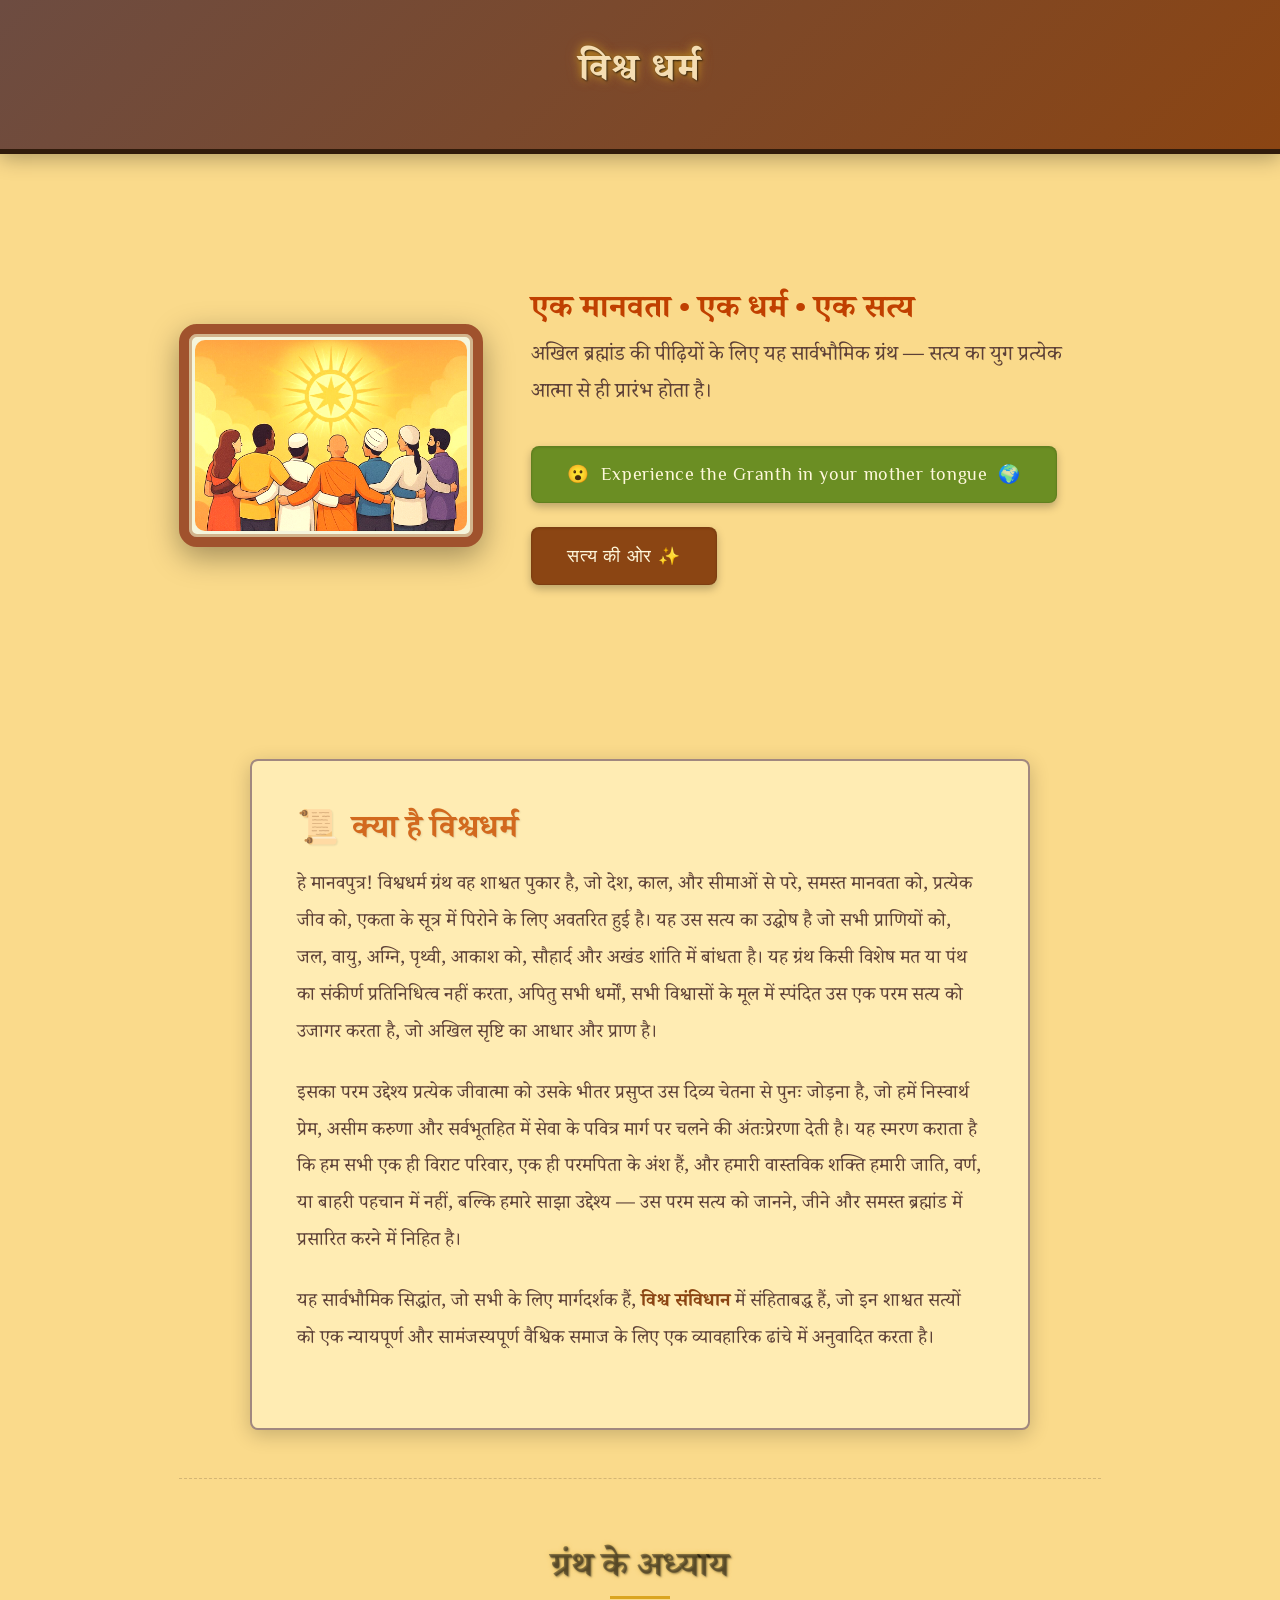
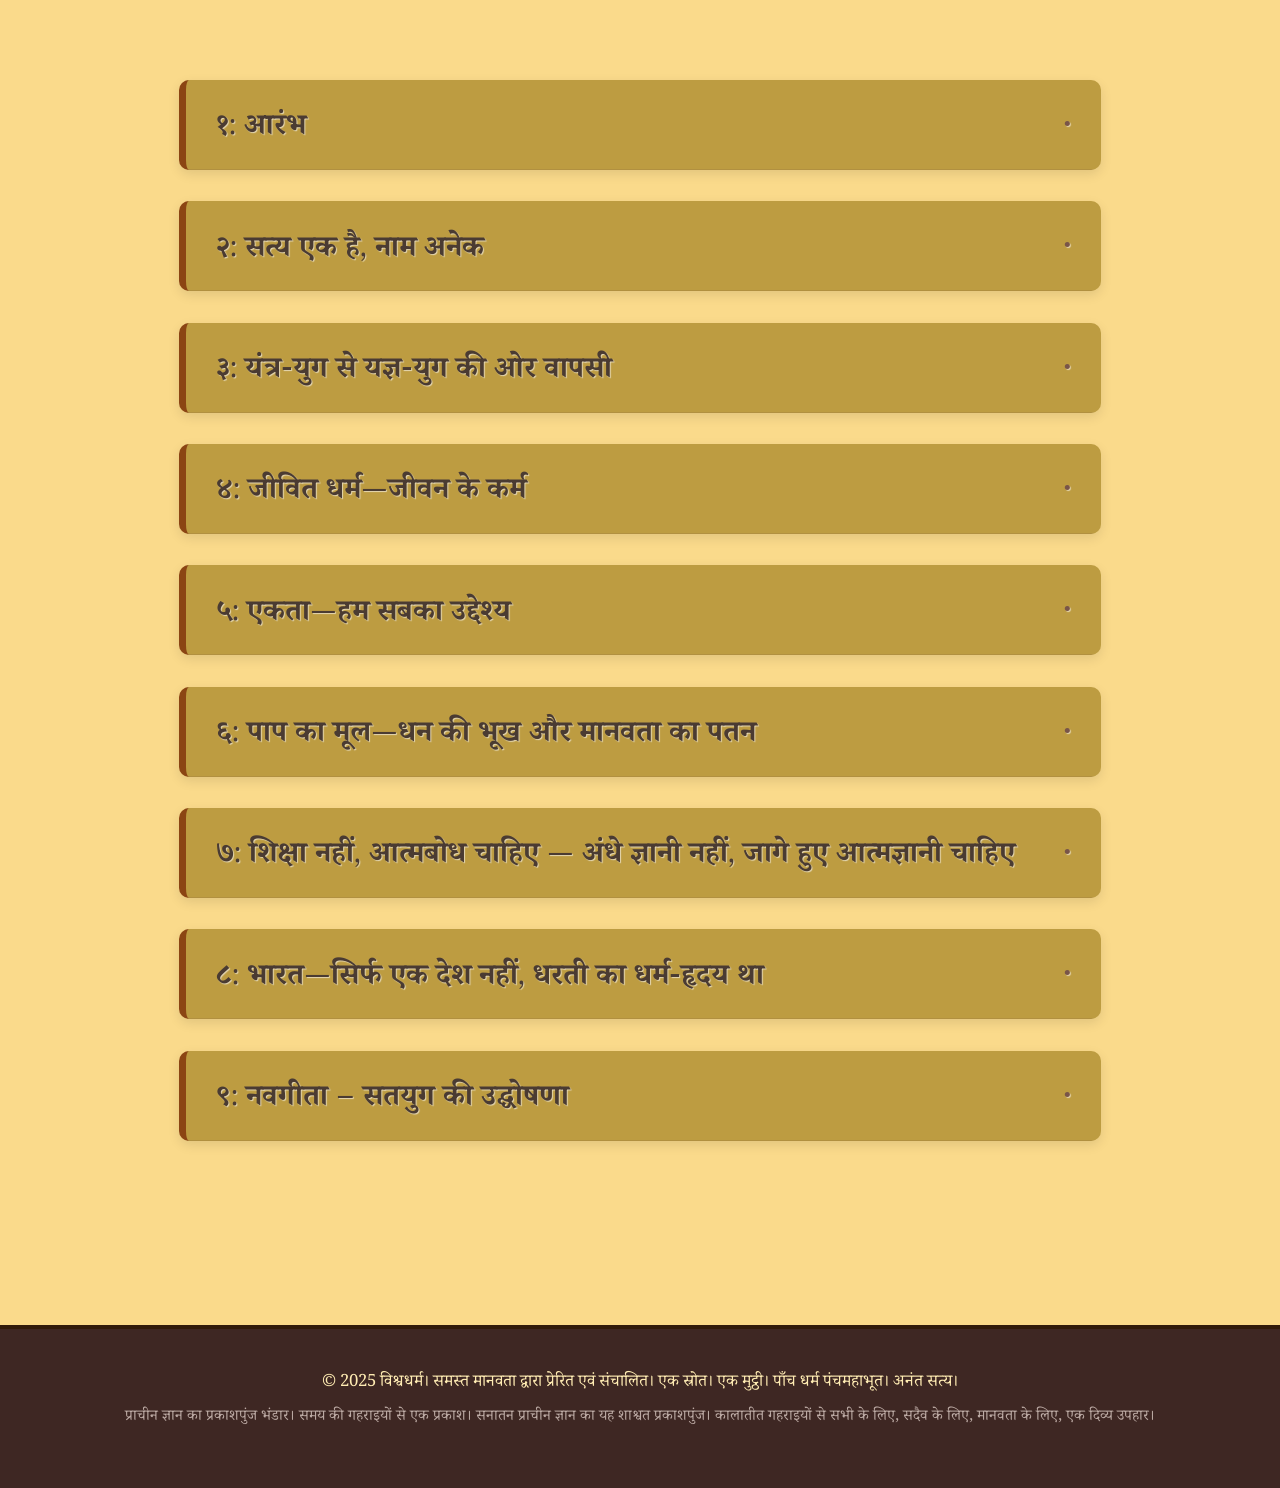
<file: vishwadharma/vishwadharma.html>
<!-- Sets the document type to HTML5, which is the latest standard. -->
<!DOCTYPE html>
<!-- The root element of the HTML page, with the language attribute set to Hindi ("hi"). -->
<html lang="hi">
  <!-- The head section contains meta-information about the document. -->
  <head>
    <!-- Specifies the character encoding for the document to be UTF-8, which supports a wide range of characters. -->
    <meta charset="UTF-8" />
    <!-- Sets the viewport to ensure the page is responsive and scales correctly on all devices. -->
    <meta name="viewport" content="width=device-width, initial-scale=1.0" />
    <!-- SEO & Social Sharing Meta Tags -->
    <meta name="description" content="विश्वधर्म ग्रंथ – एक सार्वभौमिक ग्रंथ जो मानवता, धर्मों और सत्य की एकता का उत्सव मनाता है। सत्ययुग का आरंभ यहाँ से।">
    <meta name="keywords" content="विश्वधर्म ग्रंथ, सत्ययुग, धर्म, एकता, सत्य, मानवता, आध्यात्मिकता, प्रकृति, शांति, universal scripture, Vishwadharm Granth, Dharma, unity, truth, spirituality, nature, peace, ancient wisdom, chyren selin">
    <meta name="author" content="Vishwadharm Mission">

    <!-- Open Graph / Facebook -->
    <meta property="og:type" content="website">
    <meta property="og:url" content="https://chyrenselin.github.io/Satya-Yuga-Bhumi-Trust-DAO/vishwadharma/vishwadharma.html">
    <meta property="og:title" content="विश्वधर्म ग्रंथ - सार्वभौमिक सत्य की पुकार">
    <meta property="og:description" content="एक शाश्वत ग्रंथ जो मानवता, प्रकृति और सभी धर्मों के मूल सत्य में निहित एकता का आह्वान करता है। यहीं से आरंभ होता है नवयुग।">
    <meta property="og:image" content="https://chyrenselin.github.io/Satya-Yuga-Bhumi-Trust-DAO/assets/images/favicon/favicon-1200x630.png">

    <!-- Twitter -->
    <meta property="twitter:card" content="summary_large_image">
    <meta property="twitter:url" content="https://chyrenselin.github.io/Satya-Yuga-Bhumi-Trust-DAO/vishwadharma/vishwadharma.html">
    <meta property="twitter:title" content="विश्वधर्म ग्रंथ - सार्वभौमिक सत्य की पुकार">
    <meta property="twitter:description" content="एक शाश्वत ग्रंथ जो मानवता, प्रकृति और सभी धर्मों के मूल सत्य में निहित एकता का आह्वान करता है। यहीं से आरंभ होता है नवयुग।">
    <meta property="twitter:image" content="https://chyrenselin.github.io/Satya-Yuga-Bhumi-Trust-DAO/assets/images/favicon/favicon-1200x630.png">

    <!-- The title of the document, displayed in the browser's title bar or tab. -->
    <title>विश्वधर्म ग्रंथ - सार्वभौमिक सत्य की पुकार</title>
    <link rel="canonical" href="https://chyrenselin.github.io/Satya-Yuga-Bhumi-Trust-DAO/vishwadharma/vishwadharma.html">
    <!-- Sets the favicon for the website, which appears in the browser tab. -->
            <link rel="apple-touch-icon" sizes="180x180" href="../assets/images/favicon/apple-touch-icon.png">
    <link rel="icon" type="image/png" sizes="32x32" href="../assets/images/favicon/favicon-32x32.png">
    <link rel="icon" type="image/png" sizes="16x16" href="../assets/images/favicon/favicon-16x16.png">
    <link rel="icon" type="image/x-icon" href="../assets/images/favicon/favicon.ico">
    <!-- Links to the Web App Manifest file, which provides information for progressive web apps (PWAs). -->
    <link rel="manifest" href="../manifest.json">

    <!-- Preloads the hero image, which is the Largest Contentful Paint (LCP) element, to improve loading performance. -->
    <link rel="preload" href="../assets/images/unity.jpg" as="image" fetchpriority="high" />

    <!-- Preconnects to Google Fonts servers to speed up font loading. -->
    <link rel="preconnect" href="https://fonts.googleapis.com" />
    <link rel="preconnect" href="https://fonts.gstatic.com" crossorigin />
    <!-- Links to the Google Fonts stylesheet to load the "Philosopher" and "Noto Serif Devanagari" fonts. -->
    <link
      href="https://fonts.googleapis.com/css2?family=Philosopher:wght@400;700&family=Noto+Serif+Devanagari:wght@400;700&display=swap"
      rel="stylesheet"
    />

    <!-- External CSS stylesheets for styling the page. -->
    <!-- Base styles for the Vishwadharm page. -->
    <link rel="stylesheet" href="../assets/css/vishwadharma/base.css" />
    <!-- Typography styles (fonts, sizes, etc.). -->
    <link rel="stylesheet" href="../assets/css/vishwadharma/typography.css" />
    <!-- Styles for the header section. -->
    <link rel="stylesheet" href="../assets/css/vishwadharma/header.css" />
    <!-- Styles for the hero section. -->
    <link rel="stylesheet" href="../assets/css/vishwadharma/hero.css" />
    <!-- Styles for buttons. -->
    <link rel="stylesheet" href="../assets/css/vishwadharma/buttons.css" />
    <!-- Styles for the chapters section. -->
    <link rel="stylesheet" href="../assets/css/vishwadharma/chapters.css" />
    <!-- Styles for tables. -->
    <link rel="stylesheet" href="../assets/css/vishwadharma/tables.css" />
    <!-- Styles for the footer section. -->
    <link rel="stylesheet" href="../assets/css/vishwadharma/footer.css" />
    <!-- Responsive styles for different screen sizes. -->
    <link rel="stylesheet" href="../assets/css/vishwadharma/responsive.css" />
    <!-- Common animation styles used across the site. -->
    <link rel="stylesheet" href="../assets/css/common/animations.css" />
    <!-- Common styles for the Google Translate widget. -->
    <link rel="stylesheet" href="../assets/css/common/google_translate_common.css" />
    <!-- Specific styles for the Google Translate widget on this page. -->
    <link rel="stylesheet" href="../assets/css/vishwadharma/google_translate.css" />
    <!-- Styles for the "About" section. -->
    <link rel="stylesheet" href="../assets/css/vishwadharma/about.css" />
    <!-- Helper classes for various styling needs. -->
    <link rel="stylesheet" href="../assets/css/vishwadharma/helpers.css" />
  </head>
  <!-- The body contains all the visible content of the HTML document. -->
  <body>
    <!-- The header of the page, with a "banner" role for accessibility. -->
    <header role="banner">विश्व धर्म</header>

    <!-- The main content area of the page. -->
    <main role="main">
      <!-- The hero section, a large introductory banner at the top of the page. -->
      <div class="hero">
        <!-- Container for the main hero image. -->
        <div class="hero-image-area">
          <!-- The primary image for the hero section. -->
          <img
            src="../assets/images/unity.jpg"
            alt="विश्वधर्म ग्रंथ: मानवता की एकता, आध्यात्मिकता और प्रकृति का प्राचीन चित्रण। अनेक हाथ मिलकर एक ज्योति प्रज्वलित कर रहे हैं, जिसके केंद्र में 'ॐ' अंकित है।"
            class="pulsing"
            loading="eager"
            fetchpriority="high"
          />
        </div>

        <!-- Container for the content within the hero section (headings, text, buttons). -->
        <div class="hero-content-area">
          <!-- Main heading for the hero section. -->
          <h2>एक मानवता • एक धर्म • एक सत्य</h2>
          <!-- Introductory paragraph. -->
          <p>
            अखिल ब्रह्मांड की पीढ़ियों के लिए यह सार्वभौमिक ग्रंथ — सत्य का युग प्रत्येक आत्मा से ही प्रारंभ होता है।
          </p>

          <!-- A group of action buttons. -->
          <div class="button-group">
            <!-- A container for the Google Translate button and the widget itself. -->
            <div class="translate-pair">
              <!-- Button to initialize the Google Translate widget. -->
              <button
                type="button"
                onclick="initTranslate(event)"
                class="button green"
                id="translateBtn"
                aria-controls="google_translate_element"
                aria-expanded="false"
              >
              Experience the Granth in your mother tongue<span class="emoji-pulse">😮</span><span class="emoji-spin">🌍</span>
              </button>
              <!-- The element where the Google Translate widget will be rendered. -->
              <div id="google_translate_element" aria-live="polite"></div>
            </div>

            <!-- Button to scroll to the chapters and start the background music. -->
            <button
              class="button"
              id="startJourneyBtn"
              aria-label="ग्रंथ के अध्यायों तक स्क्रॉल करें और पृष्ठभूमि संगीत शुरू करें"
            >
              सत्य की ओर <span class="emoji-pulse">✨</span>
            </button>
            <!-- Button to stop the background music, initially hidden. -->
            <button
              class="button"
              id="stopMusicBtn"
              style="display: none"
              aria-label="पृष्ठभूमि संगीत बंद करें"
            >
              <span class="emoji-pulse">🎵</span> संगीत बंद करें
            </button>
          </div>
        </div>
      </div>

      <!-- Section providing an overview of what "Vishwadharm" is. -->
      <section
        id="about-section"
        class="about-granth"
        role="region"
        aria-labelledby="about-heading"
      >
        <!-- A content box for the "About" text. -->
        <div class="about-content-box">
          <!-- The heading for the "About" section. -->
          <h3 id="about-heading">क्या है विश्वधर्म</h3>
          <!-- Paragraphs explaining the philosophy of Vishwadharm. -->
          <p>
            हे मानवपुत्र! विश्वधर्म ग्रंथ वह शाश्वत पुकार है, जो देश, काल, और सीमाओं से परे, समस्त मानवता को, प्रत्येक जीव को, एकता के सूत्र में पिरोने के लिए अवतरित हुई है। यह उस सत्य का उद्घोष है जो सभी प्राणियों को, जल, वायु, अग्नि, पृथ्वी, आकाश को, सौहार्द और अखंड शांति में बांधता है। यह ग्रंथ किसी विशेष मत या पंथ का संकीर्ण प्रतिनिधित्व नहीं करता, अपितु सभी धर्मों, सभी विश्वासों के मूल में स्पंदित उस एक परम सत्य को उजागर करता है, जो अखिल सृष्टि का आधार और प्राण है।
          </p>
          <p>
            इसका परम उद्देश्य प्रत्येक जीवात्मा को उसके भीतर प्रसुप्त उस दिव्य चेतना से पुनः जोड़ना है, जो हमें निस्वार्थ प्रेम, असीम करुणा और सर्वभूतहित में सेवा के पवित्र मार्ग पर चलने की अंतःप्रेरणा देती है। यह स्मरण कराता है कि हम सभी एक ही विराट परिवार, एक ही परमपिता के अंश हैं, और हमारी वास्तविक शक्ति हमारी जाति, वर्ण, या बाहरी पहचान में नहीं, बल्कि हमारे साझा उद्देश्य — उस परम सत्य को जानने, जीने और समस्त ब्रह्मांड में प्रसारित करने में निहित है।
          </p>
          <p>
            यह सार्वभौमिक सिद्धांत, जो सभी के लिए मार्गदर्शक हैं, <strong><a href="../vishwasamvidhan/vishwasamvidhan.html">विश्व संविधान</a></strong> में संहिताबद्ध हैं, जो इन शाश्वत सत्यों को एक न्यायपूर्ण और सामंजस्यपूर्ण वैश्विक समाज के लिए एक व्यावहारिक ढांचे में अनुवादित करता है।
          </p>
        </div>
      </section>

      <!-- Heading for the chapters section. -->
      <h2 class="chapters-heading" id="chapters-heading">ग्रंथ के अध्याय</h2>

      <!-- The main section containing all the chapters of the Granth. -->
      <section
        id="chapters"
        role="region"
        aria-labelledby="chapters-heading"
      >
        <!-- Each chapter is contained within a 'div' with the class 'chapter'. -->
        <!-- This structure repeats for all subsequent chapters. -->

        <!-- Chapter 1: आरंभ (The Beginning) -->
        <div class="chapter">
          <!-- The chapter title, which is clickable to toggle the content's visibility. -->
          <h2 id="heading-chapter-1" onclick="toggleChapter(this.parentElement)">
            १: आरंभ
          </h2>
          <!-- The content of the chapter, which can be expanded or collapsed. -->
          <div class="content" id="content-chapter-1">
            <p>
              हे आत्मा! सुनो! इस संसार का प्रत्येक जीवन एक यात्रा है, एक महान उद्देश्य की ओर
              बढ़ता हुआ रास्ता। यह यात्रा केवल शारीरिक नहीं, आत्मिक भी है। इस
              यात्रा में हम सभी को एक नए दृष्टिकोण की आवश्यकता है—एक ऐसे
              दृष्टिकोण की जो हमें हमारे वास्तविक उद्देश्य तक पहुँचाए, जो सत्य को
              जानने और जीने की दिशा में हो।
            </p>
            <p>
              हमने अपनी मानवता को खो दिया है। हमने एकता की शक्ति को भूलकर विभाजन
              की राह पर कदम बढ़ाए हैं। प्रत्येक धर्म, प्रत्येक संस्कृति ने अपने
              अनुभवों और अतीत के आधार पर सत्य को पाया, लेकिन वह सत्य हमेशा एक ही
              रहा है। नाम बदला, रूप बदला, किंतु सत्य वही रहा।
            </p>
            <p>
              यहां हम सत्य के उस बिंदु से शुरुआत करते हैं, जहाँ यह समग्र मानवता
              के लिए एक समान मार्ग बनता है। हम मानवता को एक साथ जोड़ने के लिए
              स सत्य के मूल सिद्धांतों पर लौटते हैं। इस पुस्तक का उद्देश्य केवल एक
              नए दृष्टिकोण का निर्माण करना नहीं है, बल्कि यह पूरी मानवता को एक
              मार्गदर्शन प्रदान करना है—वह मार्गदर्शन जो हमें सच्चे धर्म और जीवन
              के उद्देश्य से जोड़ता है।
            </p>
            <p>दुनिया की सभी सभ्यताओं का सूत्र एक ही है।</p>
            <p>
              चाहे वह आदम हो या मनु, हर सभ्यता ने अपने पहले पुरुष और पहली स्त्री
              की कहानी सुनाई है। ये दो नाम, दो कथाएँ, एक ही सत्य का प्रतिरूप हैं।
              आज हम आदम और मनु की तरह विभाजित हैं, लेकिन क्या हम जानते हैं कि वे
              दोनों वही चेतना थे, जो हमारे भीतर छिपी हुई है? यही चेतना ही धर्म
              का आधार है। वह चेतना जो हमें प्रकृति से जोड़ती है, सत्य से जोड़ती
              है, और हमें जीवन के वास्तविक अर्थ की खोज में दिशा दिखाती है।
            </p>
            <p>
              हमारी समस्या यह है कि हमने नामों में और रूपों में सत्य को खो दिया
              है। हम विभाजन में बंट गए हैं—धर्म, संस्कृति, जाति, और अन्य आधारों
              पर। लेकिन अब समय है, इन सभी विभाजन से बाहर निकलकर, उस सत्य को
              समझने का जो हर युग में एक ही रहा है।
            </p>
            <hr />
            <p>
              <strong>धर्म का अर्थ है:</strong><br />
              धर्म किसी विशेष मज़हब या समुदाय से नहीं जुड़ा। धर्म वह है जो आत्मा
              को सत्य के साथ जोड़ता है। धर्म वह है जो जीवन के प्रत्येक कर्म में
              स सत्य, अहिंसा, और सेवा का पालन करता है। इस धर्म में कोई भेदभाव नहीं
              होता—यह सबके लिए समान है।
            </p>
            <p>
              ईसा, बुद्ध, महावीर, कृष्ण, मुहम्मद, नानक—सभी ने वही सत्य कहा, वही
              धर्म जीया। लेकिन हमने उनके संदेश को विभाजित कर लिया। एक ने इसे इस
              रूप में कहा, दूसरे ने उसे दूसरे रूप में बताया। परंतु सत्य वही था,
              और वही रहेगा।
            </p>
            <p>
              <strong>समय है उस सच्चे धर्म के लिए तैयार होने का,</strong><br />
              जो केवल नाम और रूपों से परे है। यह धर्म हमें सिर्फ एक मार्ग पर नहीं,
              बल्कि हर मार्ग पर सत्य की खोज की दिशा दिखाता है। जब हम इस सत्य को
              स्वीकार करेंगे, तब हम हर रूप, हर नाम, हर विभाजन से परे होंगे। हम
              जानेंगे कि हम सभी एक ही स्रोत से आए हैं—वह स्रोत जो हमें जीवन की
              सच्चाई और उद्देश्य का अहसास कराता है।
            </p>
            <p>
              <strong>अब समय है, सत्य को जानने का,</strong><br />
              वह सत्य जो हर युग में एक जैसा रहा है। यह वही सत्य है जिसे हम भूल
              चुके हैं, जो हमें हमारे मूल रूप से जोड़ता है। हम उसे पहचानने की
              कोशिश कर रहे हैं, और अब हम इसे अपनी जीवन की दिशा बना रहे हैं। यही
              उद्देश्य है—सच्चे धर्म को समझना, सत्य को पहचानना, और इसे पूरी
              मानवता के लिए उजागर करना।
            </p>
            <p>
              अब समय है, उन भ्रामक परंपराओं को छोड़ने का जो हमें बांधती हैं, और
              उसी सत्य को पहचानने का जो हमें मुक्त करता है। हम उस सत्य को
              जानते हैं—वह सत्य जो परमात्मा से जुड़ा है, और वह जो आत्मा में
              समाया है। यही समय है उस सत्य को जीने का, उसे फैलाने का, और इसे हर
              व्यक्ति के दिल में स्थापित करने का।
            </p>
            <hr />
            <p>
              <strong>क्या हम तैयार हैं?</strong><br />
              क्या हम तैयार हैं उस धर्म के लिए, जो केवल रूप नहीं, आत्मा से जुड़ा
              है? क्या हम तैयार हैं सत्य को जानने के लिए, और उसे जीवन में उतारने
              के लिए? अगर हम तैयार हैं, तो हम सत्य की राह पर चल सकते हैं—सभी
              भेदभावों से परे, सभी नामों से परे, और सिर्फ एक लक्ष्य के साथ—मानवता
              का कल्याण।
            </p>
            <p>
              <strong>आओ, हम सभी मिलकर उस सत्य को पहचानें,</strong><br />
              जो हर युग में एक जैसा था। यह सत्य ही हमें मानवता की वास्तविकता की
              पहचान कराएगा, और हमें एक ऐसे युग की ओर ले जाएगा जहाँ सभी मनुष्य
              एक-दूसरे के साथ प्रेम और शांति से जी सकते हैं।
            </p>
            <p>
              <strong>यही है सत्य की राह, यही है धर्म की राह,</strong><br />
              यह है हमारा आरंभ, और यही है हमारा उद्देश्य।
            </p>
          </div>
        </div>

        <!-- Chapter 2: सत्य एक है, नाम अनेक (Truth is One, Names are Many) -->
        <div class="chapter">
          <h2
            id="heading-chapter-2"
            onclick="toggleChapter(this.parentElement)"
          >
            २: सत्य एक है, नाम अनेक
          </h2>
          <div class="content" id="content-chapter-2">
            <p>आदम और मनु—दो नाम, एक चेतना</p>
            <p>
              मनुष्य जाति की हर सभ्यता ने अपने पहले पुरुष और पहली स्त्री की कथा
              कही—आदम और हव्वा (अब्राहमिक परंपराएँ), मनु और शतरूपा (भारतीय
              परंपराएँ), या अन्य नामों से। पर क्या ये सब अलग हैं? नहीं। ये सब
              उसी एक सत्य के विविध रूप हैं।
            </p>
            <p>
              आदम—जिसे अब्राहमिक परंपराएँ “पहला मानव” मानती हैं।<br />मनु—जिसे
              भारतीय परंपरा “पहला मानव” और “धर्मग्य” मानती है।
            </p>
            <p>
              नाम बदला, कथा बदली, पर भाव वही रहा—एक ऐसा मानव जो प्रकृति से
              जन्मा, जिसने पहला धर्म जिया: प्रकृति के साथ संतुलन, सत्य के साथ
              जीवन।
            </p>
            <p>
              हमने नामों में फँसकर भाव खो दिया। हमने प्रतीकों को पूजा और मूल
              उद्देश्य भूल गए।
            </p>
            <p>
              अब समय है मूल भाव पर लौटने का—नाम नहीं, सत्य देखो। भाषा नहीं,
              आत्मा सुनो।
            </p>
            <hr />
            <p>
              <strong>धर्म का अर्थ है—धारण करने योग्य सत्य।</strong> न कि नाम,
              मूर्ति या रस्में।<br />हर युग में, हर भूमि पर जन्मे ज्ञानी एक ही
              सत्य बोले:
            </p>
            <ul>
              <li>परमात्मा एक है।</li>
              <li>आत्मा उसी का अंश है।</li>
              <li>जीवन का लक्ष्य है—उस सत्य को जानना, जीना, और फैलाना।</li>
            </ul>
            <p>
              ईसा, मुहम्मद, बुद्ध, कृष्ण, नानक, महावीर—सब ने वही एक धर्म जिया—सत्य,
              करुणा, सेवा, अहिंसा, त्याग।
            </p>
            <p>पर हमने उन्हें बाँट दिया—मज़हबों में, किताबों में, सीमाओं में।</p>
            <hr />
            <p>अब समय है:</p>
            <ul>
              <li>धर्म को धर्म की तरह समझने का—not religion, बल्कि धर्म.</li>
              <li>संप्रदाय नहीं, समभाव अपनाने का।</li>
              <li>कथाओं के पीछे छिपे सत्य को जीने का।</li>
            </ul>
            <p>
              <strong>सत्य को जानो। जीवन को साधो। सृष्टि को बचाओ। यही
                विश्वधर्म है।</strong>
            </p>
          </div>
        </div>

        <!-- Chapter 3: यंत्र-युग से यज्ञ-युग की ओर वापसी (From the Machine-Age to the Age of Sacrifice) -->
        <div class="chapter">
          <h2
            id="heading-chapter-3"
            onclick="toggleChapter(this.parentElement)"
          >
            ३: यंत्र-युग से यज्ञ-युग की ओर वापसी
          </h2>
          <div class="content" id="content-chapter-3">
            <p>
              हम आज जिस युग में हैं, वह यंत्रों का युग है—मशीनें, मोबाइल, पैसे,
              नौकरियाँ, दवाइयाँ, इलाज, प्लास्टिक का खाना, कृत्रिम सुख।
            </p>
            <p>
              पर क्या यही जीवन है?<br />नहीं। यह मृत्यु की ओर जाता एक रास्ता है।
            </p>
            <p>
              आज हम डॉक्टरों के ग्राहक बन चुके हैं।<br />हम ज़िंदा हैं, पर जीवन
              नहीं बचा।
            </p>
            <p>
              हम नौकरी करते हैं रोटी के लिए—<strong>आत्मा के लिए नहीं।</strong>
            </p>
            <p>हम परिवार बनाते हैं, पर समय उनके लिए नहीं बचता।</p>
            <p>
              हमने धन के लिए आत्मा बेची, खेत छोड़े, गाय छोड़ी, वन छोड़े, माँ-बाप
              तक छोड़ दिए।
            </p>
            <p>
              अब समय है वापसी का—<br />वापसी उस युग की ओर जिसे हम ‘सत्ययुग’
              कहते हैं।
            </p>
            <hr />
            <p>
              <strong>स सत्ययुग का अर्थ क्या है?</strong><br />सत्ययुग कोई
              पौराणिक सपना नहीं।<br />स सत्ययुग वह अवस्था है जहाँ हर मानव:
            </p>
            <ul>
              <li>सत्य बोलता है, छल नहीं करता</li>
              <li>आत्मज्ञान पाता है, अज्ञान नहीं फैलाता</li>
              <li>खेती करता है, व्यापार नहीं लूटता</li>
              <li>सेवा करता है, स्वार्थ नहीं पालता</li>
              <li>प्रकृति के साथ जीता है, उसे नष्ट नहीं करता</li>
              <li>शरीर से संयमित, मन से शांत, आत्मा से मुक्त होता है</li>
            </ul>
            <hr />
            <p><strong>हम क्या करें?</strong></p>
            <ol>
              <li>
                <strong>नौकरी नहीं—खेती करो।</strong><br />
                पेट भरने के लिए मशीन या पैसा नहीं चाहिए—धरती चाहिए, बीज चाहिए, समय
                चाहिए।<br />
                हर परिवार अगर सिर्फ अपनी ज़रूरत भर उपजाए, तो कोई भूखा नहीं
                रहेगा।<br />
                अगर बच जाए—तो बांटो, या बार्टर करो, जैसे पहले होता था।
              </li>
              <li>
                <strong>बच्चों को वही बनाओ जो तुम न बन सके।</strong><br />
                उन्हें बचपन से सिखाओ:
                <ul>
                  <li>आत्मा क्या है</li>
                  <li>सच्चा धर्म क्या है</li>
                  <li>सेवा, संयम, सच्चाई कैसे जिएँ</li>
                  <li>मोबाइल नहीं, मौन से बात करो</li>
                  <li>स्कूल नहीं, गुरुकुल दो</li>
                </ul>
              </li>
              <li>
                <strong>मन को रोको, सुख को साधो।</strong><br />
                आज का सुख, कल की पीड़ा है।<br />
                टीवी, इंस्टाग्राम, फ़ास्ट food, नशा, भोग—ये सब विकार हैं।<br />
                इन्हें त्यागो, वरना सत्य नहीं मिलेगा।
              </li>
              <li>
                <strong>समूह बनाओ। गाँव बनाओ। सामूहिक खेती करो।</strong><br />
                एक परिवार अकेला नहीं बदलेगा। पर बीस परिवार मिलकर एक सत्यग्राम
                बना सकते हैं।
              </li>
            </ol>
            <hr />
            <p>
              सत्य की राह कठिन है—पर यही मुक्ति है।<br />
              हम एक दिन में संन्यासी नहीं बन सकते।<br />
              अगर हम सच्चे दिल से कोशिश करें, और अपने बच्चों के मन में सच का बीज बो दें, तो बदलाव ज़रूर आएगा,<br />
              तो अगली पीढ़ी सत्ययुग की संतान होगी।
            </p>
            <p>
              <strong>आज हम बीज हैं।<br />कल वो वटवृक्ष होंगे।</strong>
            </p>
          </div>
        </div>

        <!-- Chapter 4: जीवित धर्म—जीवन के कर्म (Living Dharma - The Actions of Life) -->
        <div class="chapter">
          <h2
            id="heading-chapter-4"
            onclick="toggleChapter(this.parentElement)"
          >
            ४: जीवित धर्म—जीवन के कर्म
          </h2>
          <div class="content" id="content-chapter-4">
            <p>
              हम सब इस संसार में एक कारण से आए हैं—धर्म के पालन के लिए।<br />
              धर्म का अर्थ किसी धर्मग्रंथ या धार्मिक पुस्तक में नहीं छिपा
              है—धर्म है जीवन का हर कर्म, हर विचार, हर कार्य जो सत्य, अहिंसा
              और सेवा से जुड़ा हो।<br />
              धर्म कोई बंधन नहीं है, यह तो स्वाभाविक सत्य है जो हमारे भीतर
              होता है।<br />
              हमारे शरीर में जो जीवन है, वही धर्म है। जो इसे समझता है, वही
              सच्चा साधक है।
            </p>
            <hr />
            <p>
              <strong>धर्म का पालन कैसे करें?</strong><br />
              हम सभी यह सवाल करते हैं—<br />
              "क्या हमें अपना कर्म बदलना चाहिए?"<br />
              नहीं।<br />
              सत्य यह है कि हमें अपने वर्तमान कर्म को पवित्र बनाना है।<br />
              अपने परिवार के प्रति दायित्व, अपने गाँव और समाज के प्रति दायित्व—यही
              हमारा धर्म है।<br />
              लेकिन, जब हम अपने कर्मों में स्वार्थ और माया की घुसपैठ को
              महसूस करें, तो हमें मूल उद्देश्य को समझना चाहिए।<br />
              धर्म का पालन कोई और नहीं करेगा—यह हमारे हाथ में है।<br />
              हम अपना कर्म छोड़ नहीं सकते, पर उसे शुद्ध कर सकते हैं।
            </p>
            <hr />
            <p><strong>धर्म का पालन करने का तरीका:</strong></p>
            <ol>
              <li>
                <strong>आत्मनिर्भरता।</strong><br />
                सत्ययुग में कोई भी व्यक्ति अपने पेट की खातिर दूसरों पर निर्भर
                नहीं था।<br />
                आज हमें कृषि में लौटना होगा। हर किसी को अपनी ज़रूरत के लिए
                धरती से उपजाना होगा।<br />
                किसी के साथ अन्न का व्यापार नहीं करना—बल्कि बार्टर प्रणाली
                अपनानी होगी।<br />
                एक हाथ से खाओ, दूसरे से देना सीखो।
              </li>
              <li>
                <strong>दुनिया को सेवा ही धर्म बनाओ।</strong><br />
                इस जीवन का उद्देश्य है सेवा।<br />
                यदि हम इस जीवन में स्वार्थ के लिए जीते हैं, तो हम जीवित
                होते हुए भी मृत हैं।<br />
                कर्मयोग से सेवा करो, बिना किसी फल की इच्छा के।<br />
                हर जीव को सम्मान दो—पशु, पक्षी, पेड़—सभी का जीवन मूल्यवान
                है।
              </li>
              <li>
                <strong>शुद्ध आहार।</strong><br />
                हम जो खाते हैं, वही बन जाते हैं।<br />
                शाकाहारी भोजन अपनाओ, क्योंकि हर जीवित प्राणी का जीवन परमात्मा
                का रूप है।<br />
                मांसाहार, शराब और नशा—ये सब हमें अज्ञान की ओर ले जाते हैं,
                सत्य से दूर करते हैं।<br />
                आध्यात्मिक आहार ग्रहण करो, जिसमें प्रेम, सम्मान और सत्य हो।
              </li>
              <li>
                <strong>मन को नियंत्रित करो।</strong><br />
                हमारा सबसे बड़ा शत्रु हमारा मन है।<br />
                जब मन विकारों से भरा होता है, तो हम धर्म को छोड़कर अपने
                स्वार्थ और इच्छाओं में डूब जाते हैं।<br />
                ध्यान, योग, और साधना से मन को शांत करो।<br />
                केवल तब तुम अपने भीतर के सत्य को महसूस कर सकते हो।
              </li>
              <li>
                <strong>संबंधों में पवित्रता।</strong><br />
                आज का समाज परिवारों को छोड़ने, संबंधों को तोड़ने का समाज बन
                चुका है।<br />
                सत्ययुग में परिवार जीवन का आधार थे।<br />
                हर सदस्य एक दूसरे की मदद करता था, कोई माँ-बाप को छोड़कर
                भागता नहीं था, बल्कि उन्हें अपनी सेवा का हिस्सा मानता था।<br />
                कुलधर्म निभाओ। पारिवारिक रिश्तों में सम्मान और समानता रखें।
              </li>
            </ol>
            <hr />
            <p>
              धर्म का पालन कोई आसान रास्ता नहीं है।<br />
              यह एक लंबा और कठिन सफर है, जहाँ हर कदम पर अपने भीतर की इच्छाओं
              और संसार की माया से जूझना होता है।<br />
              लेकिन यह रास्ता ही वह है जो हमें सच्चे शांति और मोक्ष की ओर ले
              जाएगा।<br />
              आज जो कार्य हम करते हैं, वही हमारी साधना है। हर कर्म जो हम
              करते हैं, उसे हम धर्म के रूप में देख सकते हैं।<br />
              हमारी सच्ची पूजा तब होती है जब हम सत्य से जुड़े होते हैं—जब
              हमारा प्रत्येक कर्म समाज और मानवता की सेवा में होता है।
            </p>
            <hr />
            <p>
              <strong>अगला कदम:</strong><br />
              सभी कर्मों का फल यही है—आत्मज्ञान।<br />
              जब हम जानेंगे कि हम किसके लिए जीते हैं, तो बाकी सब सुलझ जाएगा।<br />
              आध्यात्मिक यात्रा का अंतिम सत्य यही है।<br />
              आध्यात्मिक ज्ञान को हर घर में फैलाओ। हर बच्चे को बचपन से सिखाओ।<br />
              हम जो सीखते हैं, वही अगली पीढ़ी को देना चाहिए, ताकि अगली पीढ़ी
              बिना किसी भ्रम के सत्य की राह पर चल सके।
            </p>
          </div>
        </div>

        <!-- Chapter 5: एकता—हम सबका उद्देश्य (Unity - The Goal of All) -->
        <div class="chapter">
          <h2
            id="heading-chapter-5"
            onclick="toggleChapter(this.parentElement)"
          >
            ५: एकता—हम सबका उद्देश्य
          </h2>
          <div class="content" id="content-chapter-5">
            <p>
              दुनिया में हर इंसान का जन्म एक उद्देश्य से हुआ है—सत्य का पालन
              करना और दूसरों को भी उस सत्य से अवगत कराना।<br />
              हम सब एक ही स्त्रोत से आए हैं—मनुष्य का सबसे बुनियादी उद्देश्य
              है आत्मज्ञान प्राप्त करना और जीवन को धार्मिक दृष्टिकोण से जीना।
              इस उद्देश्य को पूरा करने के लिए हमें अपनी सोच और कार्यों में एकता
              लानी होगी।
            </p>
            <hr />
            <p>
              <strong>एकता का क्या अर्थ है?</strong><br />
              आज के समाज में धर्म, संस्कृति, देश और भाषा के आधार पर हम विभाजित
              हैं।<br />
              लेकिन क्या हमें नहीं समझना चाहिए कि जब सत्य एक है, तो हम सब
              क्यों अलग हैं?<br />
              चाहे हम हिन्दू हों, मुसलमान हों, सिख हों, ईसाई हों—हम सभी का
              एक ही लक्ष्य होना चाहिए, और वह है सत्य का अनुसरण।<br />
              हमें अपनी धार्मिक पहचान को नहीं, बल्कि मनुष्यत्व को प्राथमिकता देनी
              चाहिए।<br />
              हमारे शरीर की रक्त की धारा एक जैसी है, हमारी आत्मा भी एक ही
              सत्य से जुड़ी हुई है। यही कारण है कि हम सभी के धर्मों और विचारों
              में एकता होनी चाहिए।<br />
              सभी को समान मानते हुए हम सभी मानवता के साथ एकजुट होकर सत्य की ओर
              बढ़ सकते हैं।
            </p>
            <hr />
            <p>
              <strong>धर्म नहीं, सत्य का पालन करो।</strong><br />
              आज के समय में धर्म के नाम पर बहुत सारे मत-मतांतर हैं। हर किसी का
              अपना धर्म है, लेकिन सभी धर्मों के अंतर्गत एक ही मूल सत्य है।<br />
              हम धर्म के नाम पर एक दूसरे से लड़ रहे हैं, जबकि सत्य ही हमें एकजुट
              करने वाला है।<br />
              हमारी यात्रा का उद्देश्य धर्म नहीं, बल्कि एक जीवन है जिसमें हम
              सच्चाई, प्रेम और एकता का पालन करें।
            </p>
            <hr />
            <p>
              <strong>एकता में शक्ति है।</strong><br />
              दुनिया में सबसे बड़ी शक्ति एकता में है। जब हम एकजुट होकर सत्य की
              खोज करते हैं, तो कोई भी शक्ति हमें रोक नहीं सकती।<br />
              हम सबका उद्देश्य एक होना चाहिए—स सत्य के मार्ग पर चलना और इस
              संसार में शांति और प्रेम फैलाना।<br />
              हमारी समस्याएं तब तक हल नहीं हो सकतीं जब तक हम एकता और सहयोग
              की भावना से काम नहीं करेंगे।
            </p>
            <hr />
            <p>
              <strong>सर्वधर्म समभाव</strong><br />
              हमारे समाज में हर धर्म का सम्मान करना चाहिए। यह समय है कि हम
              धर्म के नाम पर नफरत और भेदभाव को खत्म करें, बल्कि एक दूसरे को
              समझें और सम्मान दें।<br />
              सर्वधर्म समभाव का सिद्धांत यही कहता है—हर धर्म सत्य की ओर एक
              रास्ता है।<br />
              हम सभी को एक ही ध्येय में लगना चाहिए, जो मानवता का कल्याण है।
            </p>
            <hr />
            <p>
              <strong>समाज का पुनर्निर्माण</strong><br />
              हमारे समाज में जो भी बुराईयाँ हैं—यह सब उस समय से आई हैं जब हमने
              अपने उद्देश्य को भुला दिया।<br />
              हमने भौतिकता और स्वार्थ को प्राथमिकता दी, जबकि मानवता, आत्मज्ञान
              और एकता की राह पर चलना ही हमारा असली उद्देश्य है।<br />
              हम सबको मिलकर समाज में एकता की भावना जागृत करनी होगी, और सभी
              को यही समझाना होगा कि सभी लोग एक ही उद्देश्य से आए हैं, बस उनके
              मार्ग अलग हो सकते हैं।
            </p>
            <hr />
            <p>
              <strong>एक नई शुरुआत</strong><br />
              समाज में हर आदमी के अंदर यह शक्ति है कि वह आध्यात्मिक ज्ञान को
              अपनाकर अपनी और पूरे समाज की दिशा बदल सकता है।<br />
              हर व्यक्ति को अपनी आत्मा से जुड़ना होगा, ताकि वह खुद को पहचान
              सके और अपने समाज को पहचान दे सके।<br />
              समाज में एकता लाने के लिए हमें व्यक्तिगत सुधार की आवश्यकता है।
              यह केवल समाज या राष्ट्र के लिए नहीं, बल्कि हर व्यक्ति के लिए भी
              उतना ही महत्वपूर्ण है।<br />
              आध्यात्मिकता, सच्चाई और प्रेम को अपनाकर हम नई दुनिया का
              निर्माण कर सकते हैं, जहां हर व्यक्ति अपनी आत्मा को पहचानते हुए,
              सत्य का पालन करता है।<br />
              यह हमें एकजुट करता है, और हम एक-दूसरे को समझने और सम्मान देने के
              रूप में एक नये युग की शुरुआत करेंगे।
            </p>
            <hr />
            <p>
              <strong>अगला कदम:</strong><br />
              समाज में एकता और प्रेम फैलाने के लिए अभ्यास, साधना और संयम
              जरूरी है।<br />
              हमारा उद्देश्य समाज के हर व्यक्ति को आध्यात्मिकता के मार्ग पर
              चलने के लिए प्रेरित करना है।<br />
              अंत में, जब हम अपने अंदर की एकता और प्रेम को महसूस करेंगे, तब
              सभी जीवों में उस प्रेम का विस्तार होगा, और यही सत्ययुग की शुरुआत
              होगी।
            </p>
          </div>
        </div>

        <!-- Chapter 6: पाप का मूल—धन की भूख और मानवता का पतन (The Root of Sin - The Hunger for Wealth and the Fall of Humanity) -->
        <div class="chapter">
          <h2
            id="heading-chapter-6"
            onclick="toggleChapter(this.parentElement)"
          >
            ६: पाप का मूल—धन की भूख और मानवता का पतन
          </h2>
          <div class="content" id="content-chapter-6">
            <p>
              आज का युग बीमारी से नहीं, मानसिक और आत्मिक पतन से पीड़ित है।<br />
              धर्म, जो पहले सेवा का नाम था, आज वह एक पेशा का रूप ले चुका है।<br />
              डॉक्टर, जिसका धर्म था जीवन रक्षा, वह अब हड़ताल पर बैठता है,
              क्योंकि उसे पैसा कम लग रहा है।<br />
              किसान, जिसका धर्म था पेट भरना, वह अब हड़ताल पर बैठता है,
              क्योंकि उसे पैसा कम लग रहा है,<br />
              और खेत से ज़हर उगाकर समाज को बीमार कर रहा है।
            </p>
            <hr />
            <p>
              <strong>कहाँ से आया यह रोग?</strong><br />
              बीमारी पहले समाज में नहीं, विचारों में फैली।<br />
              जंगल कटे, शहर पनपे।<br />
              गांव मिटे, कॉलोनी बनी।<br />
              पेड़ की जगह ईंट लगी।<br />
              नदी की जगह सीवर बहा।<br />
              तब जन्मा मच्छर,<br />
              तब आया वायरस,<br />
              तब बढ़ी बीमारी,<br />
              तब बना हॉस्पिटल,<br />
              तब डॉक्टर हुआ बिज़नेस मैन,<br />
              और तब मानवता मरी।
            </p>
            <hr />
            <p>
              <strong>धन—विकास नहीं, विनाश है जब उसका लक्ष्य केवल स्वार्थ हो</strong><br />
              आज का बच्चा जन्म से ही “जॉब के लिए पैदा” होता है।<br />
              ना आत्मा को जानता है,<br />
              ना खेत को छूता है,<br />
              ना गाय की सेवा जानता है,<br />
              ना माँ-बाप का मोल।<br />
              हर व्यक्ति अब पैसा कमाने की मशीन बन चुका है।
            </p>
            <hr />
            <p><strong>समाधान क्या है?</strong></p>
            <ul>
              <li>फिर से खेती को धर्म बनाओ, धंधा नहीं।</li>
              <li>डॉक्टर को फिर से वैद्य बनाओ, सेवक, व्यापारी नहीं।</li>
              <li>शिक्षा को आत्मज्ञान से जोड़ो, डिग्री नहीं।</li>
              <li>शहर नहीं, गांवों को पुनः जीवित करो।</li>
              <li>औलाद को पैसा नहीं, संस्कार दो।</li>
              <li>भविष्य को स्वर्ग बनाना है? तो आज का भोग त्यागना पड़ेगा।</li>
            </ul>
            <hr />
            <p><strong>नया युग तब आएगा जब:</strong></p>
            <ul>
              <li>हर इंसान अपने पेट से ज़्यादा दूसरों की भूख देखेगा।</li>
              <li>डॉक्टर सेवा करेगा चाहे बिना फीस के।</li>
              <li>किसान ज़हर नहीं, ज़मीन की पूजा करेगा।</li>
              <li>और माँ-बाप औलाद को विदेश नहीं, धरती से जोड़ेंगे।</li>
            </ul>
            <hr />
            <p>
              यह है सत्ययुग का बीज—जो आज बोया जाएगा, आने वाली पीढ़ियाँ उसे
              फल की तरह पाएँगी।<br />
              हम नहीं बदल सकते सबकुछ एक दिन में,<br />
              पर अपने बच्चों को बदलकर, हम आने वाले युग को बदल सकते हैं।<br />
              सत्य को जियो, और अगली पीढ़ी सत्य को जन्म देगी।
            </p>
          </div>
        </div>

        <!-- Chapter 7: शिक्षा नहीं, आत्मबोध चाहिए (Not Education, but Self-Realization is Needed) -->
        <div class="chapter">
          <h2
            id="heading-chapter-7"
            onclick="toggleChapter(this.parentElement)"
          >
            ७: शिक्षा नहीं, आत्मबोध चाहिए — अंधे ज्ञानी नहीं, जागे हुए आत्मज्ञानी
            चाहिए
          </h2>
          <div class="content" id="content-chapter-7">
            <p><strong>आज की शिक्षा क्या सिखाती है?</strong></p>
            <ul>
              <li>डिग्री लो।</li>
              <li>नौकरी करो।</li>
              <li>पैसा कमाओ।</li>
              <li>EMI भरो।</li>
              <li>और अंत में—थककर मर जाओ।</li>
            </ul>
            <p>
              पर क्या ये जीवन है?<br />
              नहीं।<br />
              ये एक प्रोग्राम किया हुआ सिस्टम है,<br />
              जहाँ हर बच्चा गुलाम बनकर जन्म लेता है।
            </p>
            <hr />
            <p><strong>गुरुकुल था, अब स्कूल है। फर्क समझो।</strong></p>
            <!-- A table comparing the ancient Gurukul system with the modern school system. -->
            <table>
              <caption>
                गुरुकुल और स्कूल की शिक्षा का वह अंतर, जहाँ कभी शिक्षा आत्मा का स्पर्श करती थी, अब वह केवल अंकों की दौड़ बन गई है।
              </caption>
              <thead>
                <tr>
                  <th scope="col">गुरुकुल (प्राचीन शिक्षा)</th>
                  <th scope="col">स्कूल (आधुनिक शिक्षा)</th>
                </tr>
              </thead>
              <tbody>
                <tr>
                  <td data-label="गुरुकुल (प्राचीन शिक्षा)">जीवन का ज्ञान (आध्यात्मिक और व्यावहारिक)</td>
                  <td data-label="स्कूल (आधुनिक शिक्षा)">जॉब का ज्ञान (व्यवसायिक और तकनीकी)</td>
                </tr>
                <tr>
                  <td data-label="गुरुकुल (प्राचीन शिक्षा)">ध्यान और आत्मचिंतन (आंतरिक विकास)</td>
                  <td data-label="स्कूल (आधुनिक शिक्षा)">रट्टा और कम्पटीशन (बाहरी प्रदर्शन)</td>
                </tr>
                <tr>
                  <td data-label="गुरुकुल (प्राचीन शिक्षा)">गुरु का आश्रय (मार्गदर्शन और संस्कार)</td>
                  <td data-label="स्कूल (आधुनिक शिक्षा)">सिस्टम का दबाव (नियम और परीक्षा)</td>
                </tr>
                <tr>
                  <td data-label="गुरुकुल (प्राचीन शिक्षा)">आत्मा का विकास (चरित्र और विवेक)</td>
                  <td data-label="स्कूल (आधुनिक शिक्षा)">मार्क्स का आतंक (अंक और प्रतिस्पर्धा)</td>
                </tr>
              </tbody>
            </table>
            <hr />
            <p><strong>आधुनिक शिक्षा का फल क्या है?</strong></p>
            <ul>
              <li>बच्चा मशीन बनता है।</li>
              <li>माँ-बाप उसे कोडर, डॉक्टर, MBA, IAS बनाना चाहते हैं—इंसान नहीं।</li>
              <li>
                वह भूल जाता है कि उसका जन्म धर्म के लिए हुआ है, सिर्फ धन के लिए
                नहीं।
              </li>
            </ul>
            <hr />
            <p><strong>समाधान: नया शिक्षा धर्म</strong></p>
            <ol>
              <li>
                आत्मज्ञान पहली किताब हो।<br />बच्चा पहले सीखे “मैं कौन हूँ?”—शरीर
                नहीं, आत्मा हूँ।
              </li>
              <li>कृषि, गाय, प्रकृति और योग अनिवार्य हो।</li>
              <li>संस्कार स्कूल से नहीं, घर से शुरू हों।</li>
              <li>
                गुरु वही जो खुद ज्ञानी हो—(गुरु वह है जो स्वयं सत्य को जीता
                हो—वेतन पाने वाला कर्मचारी नहीं)।
              </li>
              <li>हर बच्चा अपने धर्म, प्रकृति और शरीर का सम्मान करे।</li>
            </ol>
            <hr />
            <p><strong>भविष्य की पीढ़ी को कैसी शिक्षा दें?</strong></p>
            <ul>
              <li>जो पैसा नहीं, सेवा को लक्ष्य बनाए।</li>
              <li>जो पृथ्वी की रक्षा को धर्म समझे।</li>
              <li>जो माँ-बाप को भगवान माने।</li>
              <li>
                जो विवेक और करुणा को हथियार बनाए, और धन को सिर्फ साधन
                समझे।
              </li>
            </ul>
            <hr />
            <p>
              <strong>याद रखो:</strong><br />
              पुस्तकों से ज्ञानी बना जा सकता है,<br />
              पर आत्मज्ञानी सिर्फ “सत्य” को जीकर बना जा सकता है।
            </p>
          </div>
        </div>

        <!-- Chapter 8: भारत—सिर्फ एक देश नहीं, धरती का धर्म-हृदय था (Bharat - Not Just a Country, but the Spiritual Heart of the Earth) -->
        <div class="chapter">
          <h2
            id="heading-chapter-8"
            onclick="toggleChapter(this.parentElement)"
          >
            ८: भारत—सिर्फ एक देश नहीं, धरती का धर्म-हृदय था
          </h2>
          <div class="content" id="content-chapter-8">
            <p>
              <strong>भारत क्या था?</strong><br />
              आज जो “इंडिया” है, वह कभी भारतवर्ष, जम्बूद्वीप, अखण्ड भारत
              इतिहास था—सिर्फ एक भूखंड नहीं, एक धर्म की जीवित चेतना।<br />
              यहाँ धर्म का अर्थ था—स सत्य में जीना, प्रकृति के साथ चलना, आत्मा
              की पहचान करना।
            </p>
            <hr />
            <h3>1. सतयुग में भारतवर्ष: “धर्म ही जीवन था”</h3>
            <ul>
              <li>न राजा को सत्ता का लोभ था, न प्रजा को धन का मोह।</li>
              <li>ऋषि-मुनि राजाओं को राजधर्म सिखाते थे।</li>
              <li>
                हर घर तपोवन था—जहाँ ध्यान, सेवा और सादगी ही जीवनशैली
                थी।
              </li>
              <li>प्रकृति को पूजा नहीं—माँ माना जाता था।</li>
            </ul>
            <p>
              <strong>सत्य, शांति, तप और त्याग = सतयुग का भारत</strong>
            </p>
            <hr />
            <h3>2. त्रेतायुग में भारतवर्ष: “राजा बने मर्यादा पुरुषोत्तम”</h3>
            <ul>
              <li>
                श्रीराम ने दिखाया—राजा बनना आसान है, पर धर्मपूर्वक राज करना ही
                सच्चा तप है।
              </li>
              <li>धर्म और शासन एक थे।</li>
              <li>
                सीता का वनवास, राम का त्याग—ये दिखाते हैं कि व्यक्तिगत सुख
                नहीं, समाज का धर्म बड़ा होता है।
              </li>
              <li>शिक्षा, संस्कार, कृषि, विज्ञान—सब प्रकृति-संगत थे।</li>
            </ul>
            <p><strong>त्याग, मर्यादा, सेवा = त्रेता का भारत</strong></p>
            <hr />
            <h3>
              3. द्वापरयुग में भारतवर्ष: “धर्म संकट में, पर कृष्ण चेतना में”
            </h3>
            <ul>
              <li>धर्म पर अधर्म हावी होने लगा।</li>
              <li>
                महाभारत हुआ, पर श्रीकृष्ण ने ज्ञान दिया:<br />
                “जब धर्म डगमगाए, तब चेतना से लड़ो—हथियार नहीं सिर्फ।”
              </li>
              <li>गीता = संसार का पहला मन का संचालन तंत्र।</li>
            </ul>
            <p><strong>बुद्धि, भक्ति, विवेक = द्वापर का भारत</strong></p>
            <hr />
            <h3>
              4. कलियुग पूर्व INDIA: “ज्ञान, चिकित्सा और अध्यात्म का वैश्विक
              केंद्र”
            </h3>
            <ul>
              <li>तक्षशिला, नालंदा, पाटलिपुत्र = विश्व के सबसे बड़े विश्वविद्यालय।</li>
              <li>
                शून्य, योग, आयुर्वेद, वास्तु, खगोल विज्ञान—सब भारत ने दुनिया को
                दिया।
              </li>
              <li>भारत की गाय, गीता, गुरु —पूरी दुनिया में सम्मानित थे।</li>
              <li>सब धर्म यहाँ आकर शरण पाते थे।</li>
            </ul>
            <hr />
            <h3>5. फिर क्या हुआ?</h3>
            <p><strong>मुगल आये—धर्म पर हमला हुआ</strong></p>
            <ul>
              <li>मन्दिर टूटे, ग्रंथ जले, गुरुकुल मिटे।</li>
              <li>भारत की आत्मा पर तलवार चलाई गई।</li>
              <li>
                लेकिन फिर भी भारत मिटा नहीं—क्योंकि धर्म भीतर था।
              </li>
            </ul>
            <p><strong>अंग्रेज़ आए—मनोविज्ञान पर हमला हुआ</strong></p>
            <ul>
              <li>शिक्षा बदली।</li>
              <li>अंग्रेज़ी और नौकरी ही “प्रगति” बन गई।</li>
              <li>आत्मा भूल गए, सिर्फ दिमाग़ से जीने लगे।</li>
              <li>हमें अपने पूर्वजों से नफ़रत करना सिखाया गया।</li>
            </ul>
            <hr />
            <h3>6. आज अखण्ड क्या है?</h3>
            <ul>
              <li>धर्म = बिज़नेस</li>
              <li>मंदिर = कंपनी</li>
              <li>साधु = सेल्फी star</li>
              <li>किसान = कीटनाशक व्यापारी</li>
              <li>डॉक्टर = अमीरों का भगवान</li>
              <li>शिक्षा = नौकरी के लिए गुलामी</li>
              <li>रिश्ते = सोशल media post</li>
              <li>धर्म = डिवाइड एंड रूल</li>
            </ul>
            <p><strong>जम्बूद्वीप आज ज़िंदा है—पर एक बीमार आत्मा।</strong></p>
            <hr />
            <h3>7. अब क्या करना है?</h3>
            <ul>
              <li>फिर से आत्मज्ञान को राष्ट्रीय शिक्षा बनाओ।</li>
              <li>फिर से कृषि को सम्मान दो—धन नहीं, धर्म समझो।</li>
              <li>फिर से संत, ऋषि, किसान, सैनिक, सेवक—इनको समाज का सिर बनाओ।</li>
              <li>फिर से धर्म को जीवित सत्य बनाओ—बिज़नेस नहीं।</li>
            </ul>
            <p>
              <strong>भारत को फिर अखण्ड इतिहास बनाना है।<br />
                हमें “इंडिया” नहीं, “जम्बूद्वीप” चाहिए—जहाँ हर मानव फिर से देवता बने, जहाँ प्रेम और सम्मान की विजय
                हो।</strong>
            </p>
          </div>
        </div>

        <!-- Chapter 9: नवगीता – सतयुg की उद्घोषणा (The Neo-Gita - Proclamation of the Age of Truth) -->
        <div class="chapter">
          <h2
            id="heading-chapter-9"
            onclick="toggleChapter(this.parentElement)"
          >
            ९: नवगीता – सतयुग की उद्घोषणा
          </h2>
          <div class="content" id="content-chapter-9">
            <p>
              हे समस्त ब्रह्मांड की आत्माओं! यह किसी बीते हुए युग की गाथा नहीं, यह भविष्य के गर्भ में छिपे उस दिव्य सत्ययुग की शाश्वत गीता है, जो तुम्हारे भीतर से ही प्रकट होगी। यह न केवल किसी अर्जुन नामक एक योद्धा के लिए है, न ही यह किसी विशेष देश, जाति या तथाकथित धर्म के अनुयायियों के लिए सीमित है। यह तो अखिल सृष्टि की, समस्त चराचर जगत की, आंतरिक गीता है।<br />
              यह किसी विनाशकारी युद्ध के अंत की नहीं, यह एक नवीन, प्रेममय, प्रकाशमान सृष्टि के दिव्य आरंभ की गीता है। यह सोई हुई मानवता की चेतना को, प्रत्येक जीव की आत्मा को, उसके माया-निर्मित बंधनों से मुक्त कर, पुनः उसके सच्चिदानंद स्वरूप में जाग्रत कर देने का अमृतमय, आकाशवाणी तुल्य संदेश है। इसे सुनो, गुनो, और अपने जीवन में उतारो!
            </p>
            <hr />
            <!-- This section uses a specific structure for 'shlokas' (verses) and their translations. -->
            <p class="navgeeta-shloka">
              <em>धर्मो हि एकः, परमः, सनातनः, विभज्यते न कदाचन।<br />
              एकः सत्यधर्मः सर्वभूतेषु गूढः, न हिंदवः, न मुस्लिमः, न च कश्चन पन्थाः॥</em>
            </p>
            <p class="navgeeta-translation">
              (धर्म एक ही है, वह परम है, सनातन है, उसे कभी भी, किसी भी आधार पर, विभाजित नहीं किया जा सकता। वही एक सत्य धर्म सभी प्राणियों में, सभी अस्तित्व में, गुप्त रूप से विद्यमान है – वह न हिंदू है, न मुस्लिम, न ईसाई, न यहूदी, न बौद्ध, और न ही कोई अन्य मानव-निर्मित सीमित पंथ या मार्ग है।)
            </p>
            <hr class="content-separator" />
            <p class="navgeeta-shloka">
              <em>न मम जातिः, न मम वर्णः, नापि लिंगं शरीरस्य।<br />
              आत्मा वै एकमेव धर्मः मम, विशुद्धः, बुद्धः, मुक्तः स्वभावतः॥<br />
              यो मां जाति-वर्णे-लिंगे-देहे पश्यति मूढधीः,<br />
              स मोहिन्या महामायायाः गहने तमसि पतितः॥</em>
            </p>
            <p class="navgeeta-translation">
              (मेरा कोई तथाकथित जाति नहीं, मेरा कोई सामाजिक वर्ण नहीं, और न ही इस भौतिक शरीर का कोई लिंग (स्त्री-पुरुष) मेरी वास्तविक पहचान है। आत्मा ही, जो स्वभाव से ही विशुद्ध, बुद्ध (ज्ञानस्वरूप) और नित्य मुक्त है, वही मेरा एकमात्र, शाश्वत धर्म है। जो मूर्ख बुद्धि वाला व्यक्ति मुझे इन नश्वर जाति-वर्ण-लिंग या शरीर के बंधनों में देखता है, वह महामाया के घोर मोह और अज्ञान के गहरे अंधकार में गिरा हुआ है, वह सत्य से कोसों दूर है।)
            </p>
            <hr class="content-separator" />
            <!-- The pattern of shloka and translation continues... -->
            <p class="navgeeta-shloka">
              <em>कर्मैव भोजनं पवित्रं, भूमिः देवी सदा मम मातरम्।<br />
              कृषिः धर्मः सनातनः, प्रकृतेः संरक्षणं यज्ञः परः॥<br />
              न धनाय लोभाय, न च बाह्यस्पर्धाय कदापि,<br />
              केवलमीशसेवार्थं, जीवनाय, लोकसंग्रहाय च॥</em>
            </p>
            <p class="navgeeta-translation">
              (पवित्र, निष्काम कर्म ही मेरा सच्चा भोजन है, यह उर्वर भूमि देवी ही मेरी सदा पूजनीय माता है। प्रकृति के साथ सामंजस्यपूर्ण कृषि ही मेरा सनातन धर्म है, और इस विराट प्रकृति का (जल, वायु, वन, पर्वत, जीव-जंतुओं का) संरक्षण ही मेरा सबसे बड़ा, सबसे पवित्र यज्ञ है। यह सब मैं धन या भौतिक संग्रह के लोभ के लिए नहीं करता, न ही किसी बाहरी प्रतिस्पर्धा या अहंकार के लिए; अपितु केवल उस एक परमेश्वर की निःस्वार्थ सेवा के लिए, समस्त प्राणियों के जीवन-धारण के लिए, और लोककल्याण (विश्व-एकता और शांति) के लिए ही करता हूँ।)
            </p>
            <hr class="content-separator" />
            <p class="navgeeta-shloka">
              <em>विद्या सा या विमुक्तये आत्मनो, भेदभावविनाशिनी।<br />
              सा एव शुद्धा परा विद्या, यया सत्यं प्रकाशते॥<br />
              या केवलं उदरार्थाय, पदमानाय, वित्तलोभाय च,<br />
              सा अविद्या बन्धनायैव भवति, न संशयः॥</em>
            </p>
            <p class="navgeeta-translation">
              (विद्या वही है जो आत्मा को समस्त बंधनों से, समस्त भ्रांतियों से पूर्णतया विमुक्त कर दे, जो समस्त प्रकार के भेदभावों का समूल नाश कर दे। वही शुद्ध, परा विद्या है जिससे वह एक परम सत्य स्वयं प्रकाशित होता है, जैसे सूर्य के उदय से अंधकार। जो विद्या केवल पेट भरने के लिए, पद-प्रतिष्ठा और मान-सम्मान पाने के लिए, या धन-संपत्ति के लोभ के लिए अर्जित की जाती है, वह तो अविद्या ही है, जो आत्मा को और भी दृढ बंधनों में बांधती है, इसमें कोई संशय नहीं।)
            </p>
            <hr class="content-separator" />
            <p class="navgeeta-shloka">
              <em>न मम शत्रुः, न मम बन्धुः परकीयः कदाचन।<br />
              सर्ve हि आत्मस्वरूपाः मे, एकस्यैव पितुः प्रजाः॥<br />
              यो द्वेषं वा भयं पश्यति अन्यस्मिन् जीवे क्वचित्,<br />
              स आत्मन्येव तत् पश्यति, अज्ञानपाशेन बद्धः स्थिरम्॥</em>
            </p>
            <p class="navgeeta-translation">
              (वास्तव में न कोई मेरा शत्रु है, और न ही कोई मेरा मित्र मुझसे भिन्न या पराया है, कभी भी नहीं। सभी जीव, सभी आत्माएं, मेरे ही आत्मिक स्वरूप हैं, हम सभी उसी एक परमपिता परमात्मा की संतानें हैं, एक ही विराट चेतना के विभिन्न अंग हैं। जो व्यक्ति किसी अन्य जीव में कहीं भी द्वेष, घृणा या भय देखता है, वह वास्तव में अपने ही भीतर स्थित उन नकारात्मक वृत्तियों को उस दूसरे पर आरोपित करता है, वह स्वयं ही अज्ञान के मजबूत पाशों से स्थिर रूप से बंधा हुआ है, और अपनी ही छाया से लड़ रहा है。)
            </p>
            <hr class="content-separator" />
            <p class="navgeeta-shloka">
              <em>नवयुगे धर्मचक्रं प्रवर्तते पुनः दिव्यतां प्रति।<br />
                सर्वे जनाः, सर्वे जीवाः, आत्मज्ञानं लभन्तु शीघ्रमेव॥<br />
                एको देवः सर्वभूतेषु गूढः, सर्वव्यापी सर्वभूतान्तरात्मा।<br />
                एतत् नवसत्यमेव जयते नानृतम्, प्रेम एव विजयते, न घृणा॥</em>
            </p>
            <p class="navgeeta-translation">
              (इस नवीन युग में, सत्य के इस प्रभातकाल में, धर्म का वह शाश्वत चक्र पुनः दिव्यता की ओर, आत्म-साक्षात्कार की ओर, गतिशील हो रहा है। सभी मनुष्य, सभी जीव, शीघ्र ही अपने वास्तविक आत्मज्ञान को, अपनी आंतरिक दिव्यता को प्राप्त करें, यही मेरी कामना है, यही सृष्टि का विधान है। एक ही देव, एक ही परम चेतना, सभी प्राणियों में गुप्त रूप से विद्यमान है, वह सर्वव्यापी है, और सभी जीवों की अंतरात्मा है। यही नवीन, शाश्वत सत्य ही अंततः विजयी होगा, असत्य और भ्रम नहीं। प्रेम ही अंततः विजयी होगा, घृणा और द्वेष नहीं। यही ध्रुव सत्य है।)
            </p>
            <hr class="content-separator" />
            <p class="navgeeta-shloka">
              <em>नवसत्ययुगस्य दिव्यप्रजाः सर्वे भवन्तु निश्चयम्।<br />
              यत्र न दुःखं, न भयं, न च कापि स्पर्धा विषाक्तिका॥<br />
              केवलं शाश्वतं प्रेम, करुणाऽमृतवर्षिणी,<br />
              मैत्री, सेवा, परमानन्दः, शांतिः शांतिः सर्वत्र शांतिः॥</em>
            </p>
            <p class="navgeeta-translation">
              (निश्चय ही अब सभी आत्माएं उस नवीन, दिव्य सत्ययुग की आदर्श प्रजा, प्रकाशमान संतानें बनें! एक ऐसा स्वर्णिम युग, जहाँ न कोई दुःख हो, न कोई भय हो, न कोई रोग हो, और न ही कोई किसी भी प्रकार की विषाक्त, अहंकारी प्रतिस्पर्धा या ईर्ष्या हो। जहाँ केवल शाश्वत, निःस्वार्थ प्रेम हो, अमृत बरसाने वाली असीम करुणा हो, समस्त प्राणियों के प्रति गहरी मैत्री हो, निष्काम सेवा का भाव हो, परमानंद की सतत अनुभूति हो, और सर्वत्र, प्रत्येक अणु-परमाणु में, अखंड शांति, परम शांति, दिव्य शांति ही विराजित हो।)
            </p>
            <hr class="content-separator" />
            <p>
              <strong>यह नवगीता यहाँ विश्राम लेती है, परंतु इसका ज्ञान तुम्हारे ह्रदय में, तुम्हारे कर्मों में, तुम्हारी चेतना में निरंतर स्पंदित होता रहे। यह शाश्वत ज्ञान केवल पढ़ने या सुनने के लिए नहीं, बल्कि अपने जीवन में अक्षरशः उतारने के लिए, अनुभव करने के लिए, और समस्त सृष्टि के साथ साझा करने के लिए है।</strong>
            </p>
            <p><strong>ॐ सर्वे भवन्तु सुखिनः। जय मानवधर्म! जय विश्वधर्म! जय प्रकृति माता! जय सत्ययुग!</strong></p>
          </div>
        </div>
      </section>
    </main>

    <!-- HTML5 audio element for playing background music. -->
    <audio id="sitarAudio" loop preload="metadata" aria-describedby="music-description">
      <!-- The source of the audio file. -->
      <source src="../assets/audio/eternal-harmony.mp3" type="audio/mpeg" />
      <!-- Fallback text for browsers that don't support the audio element. -->
      Your browser does not support the audio element.
    </audio>
    <!-- A hidden paragraph providing a description of the audio for accessibility. -->
    <p id="music-description" class="visually-hidden">
      Background music featuring sitar for a harmonious and spiritual mood.
    </p>

    <!-- The footer of the page, containing copyright and credit information. -->
    <footer role="contentinfo">
      © 2025 विश्वधर्म। समस्त मानवता द्वारा प्रेरित एवं संचालित। एक स्रोत। एक मुट्ठी। पाँच धर्म पंचमहाभूत। अनंत सत्य।
      <p class="footer-credits">
        प्राचीन ज्ञान का प्रकाशपुंज भंडार। समय की गहराइयों से एक प्रकाश।
        सनातन प्राचीन ज्ञान का यह शाश्वत प्रकाशपुंज। कालातीत गहराइयों से सभी के लिए, सदैव के लिए, मानवता के लिए, एक दिव्य उपहार।
      </p>
    </footer>

    <!-- JavaScript files are linked at the end of the body to improve page load performance. -->
    <!-- The 'defer' attribute ensures the scripts are executed after the document has been parsed. -->
    
    <!-- Script for handling the Google Translate widget functionality. -->
    <script src="../assets/js/vishwadharma/google-translate.js" defer></script>
    <!-- Script for managing the collapsible chapter functionality. -->
    <script src="../assets/js/vishwadharma/chapters.js" defer></script>
    <!-- Common script for the music player controls. -->
    <script src="../assets/js/common/music-player.js" defer></script>
    <!-- Inline script to initialize the page's interactive elements. -->
    <script>
      document.addEventListener('DOMContentLoaded', () => {
        // The new setupMusicPlayer function now handles all autoplay and UI logic internally based on session state.
        setupMusicPlayer('sitarAudio');
      });
    </script>
    <!-- Main JavaScript file for any other general functionality on the Vishwadharma page. -->
    <script src="../assets/js/vishwadharma/main.js" defer></script>
  </body>
</html>
</file>
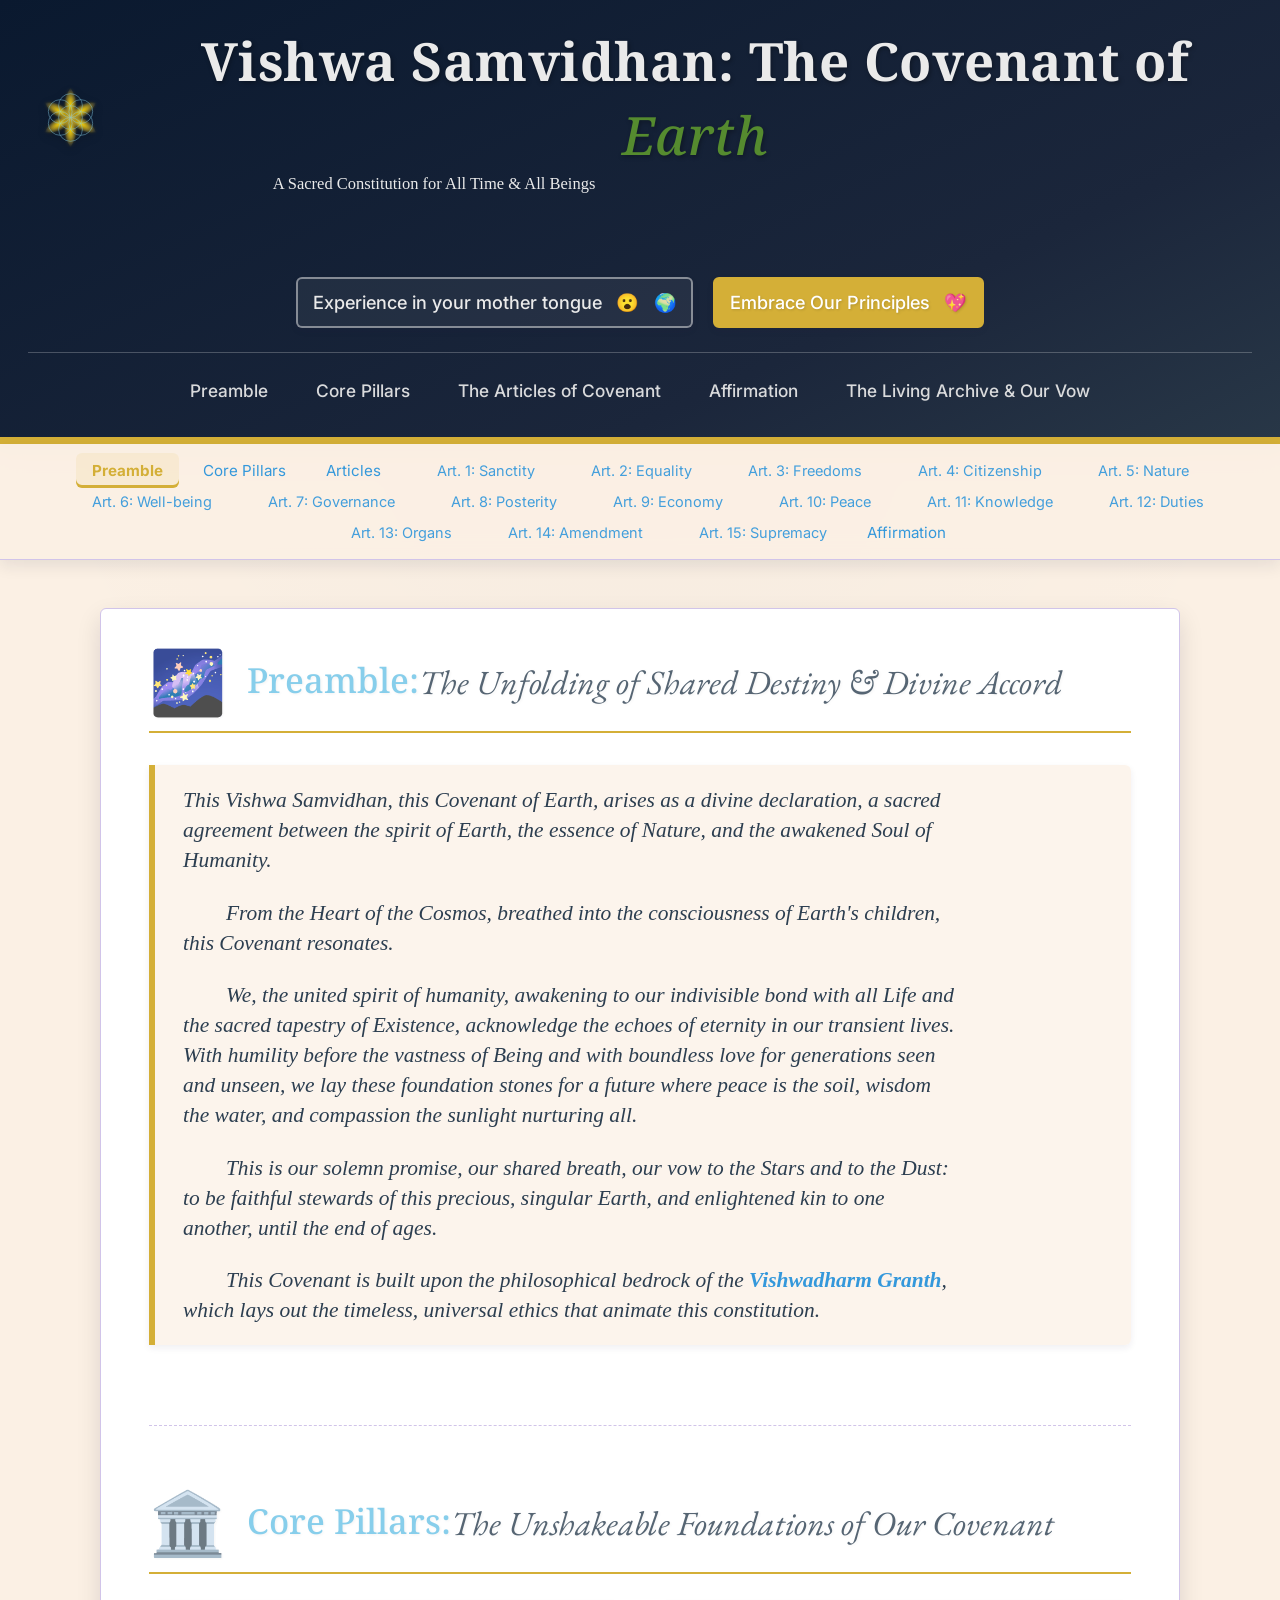
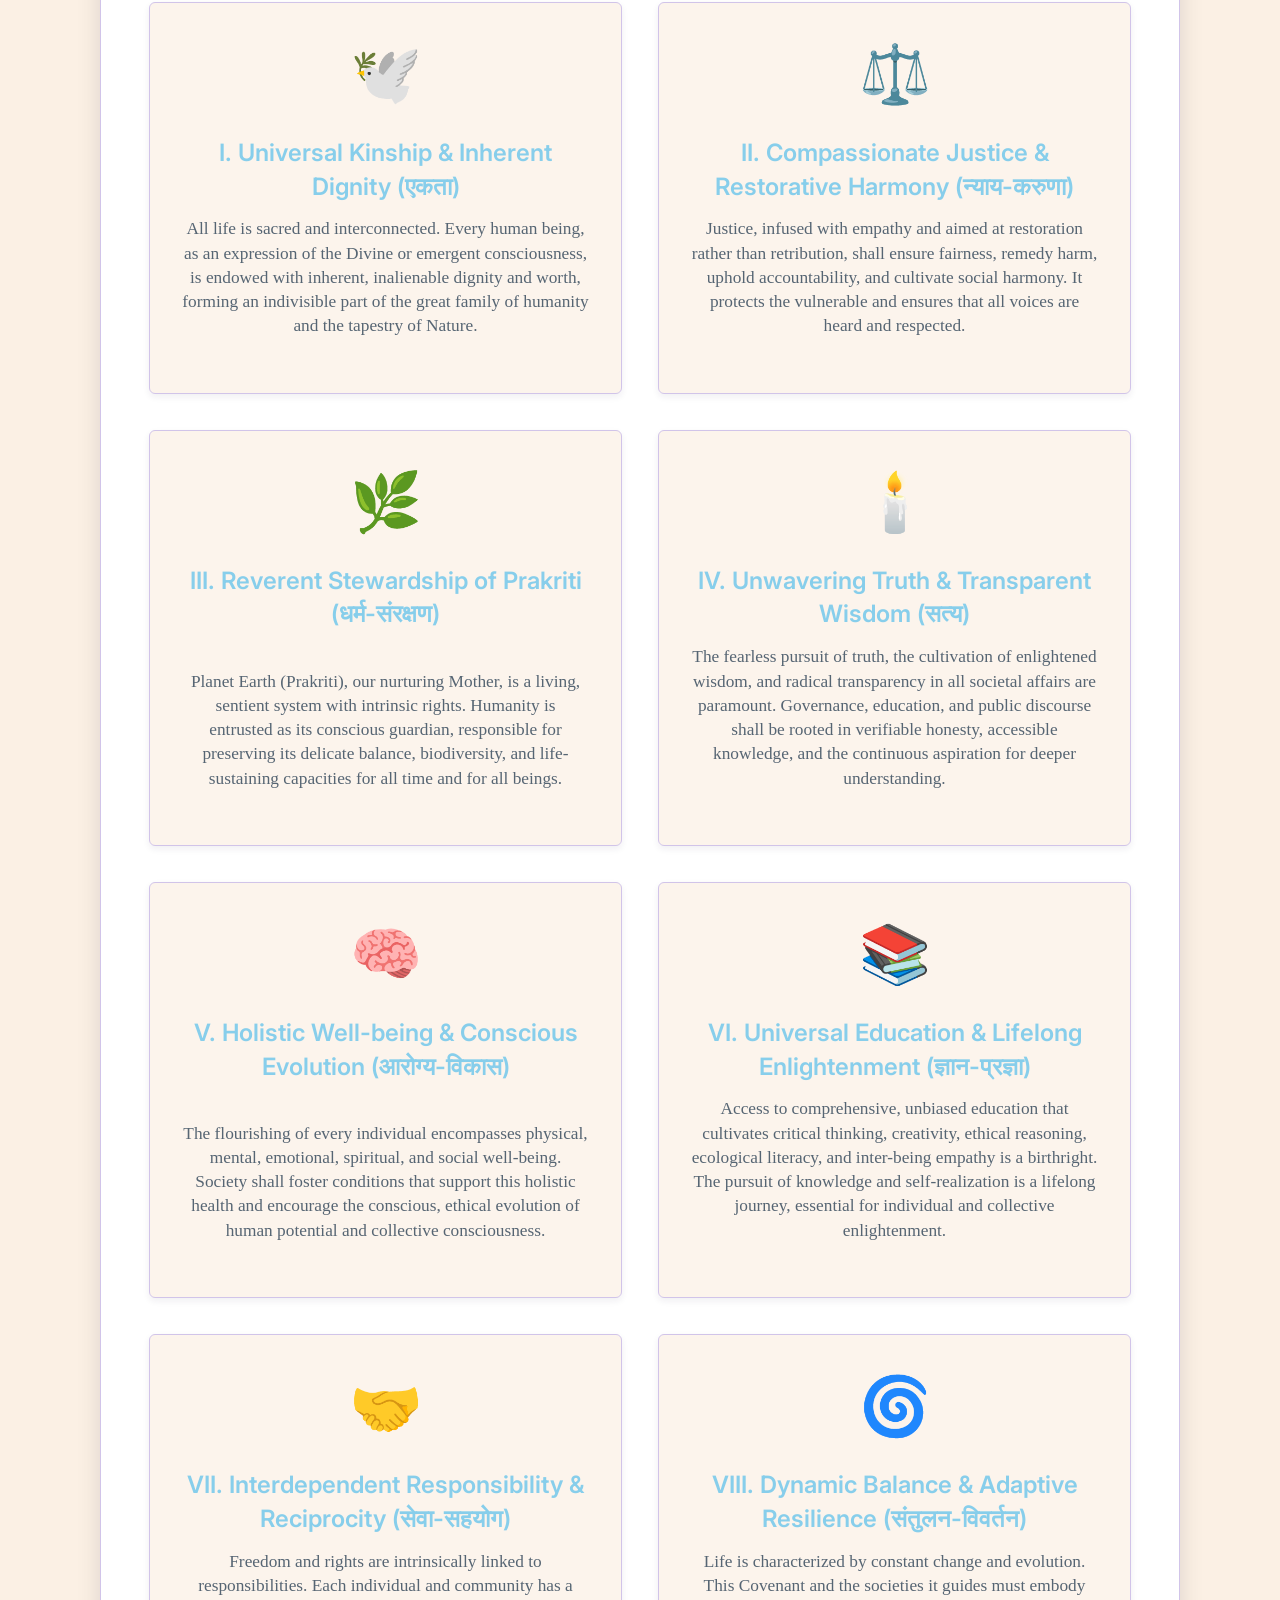
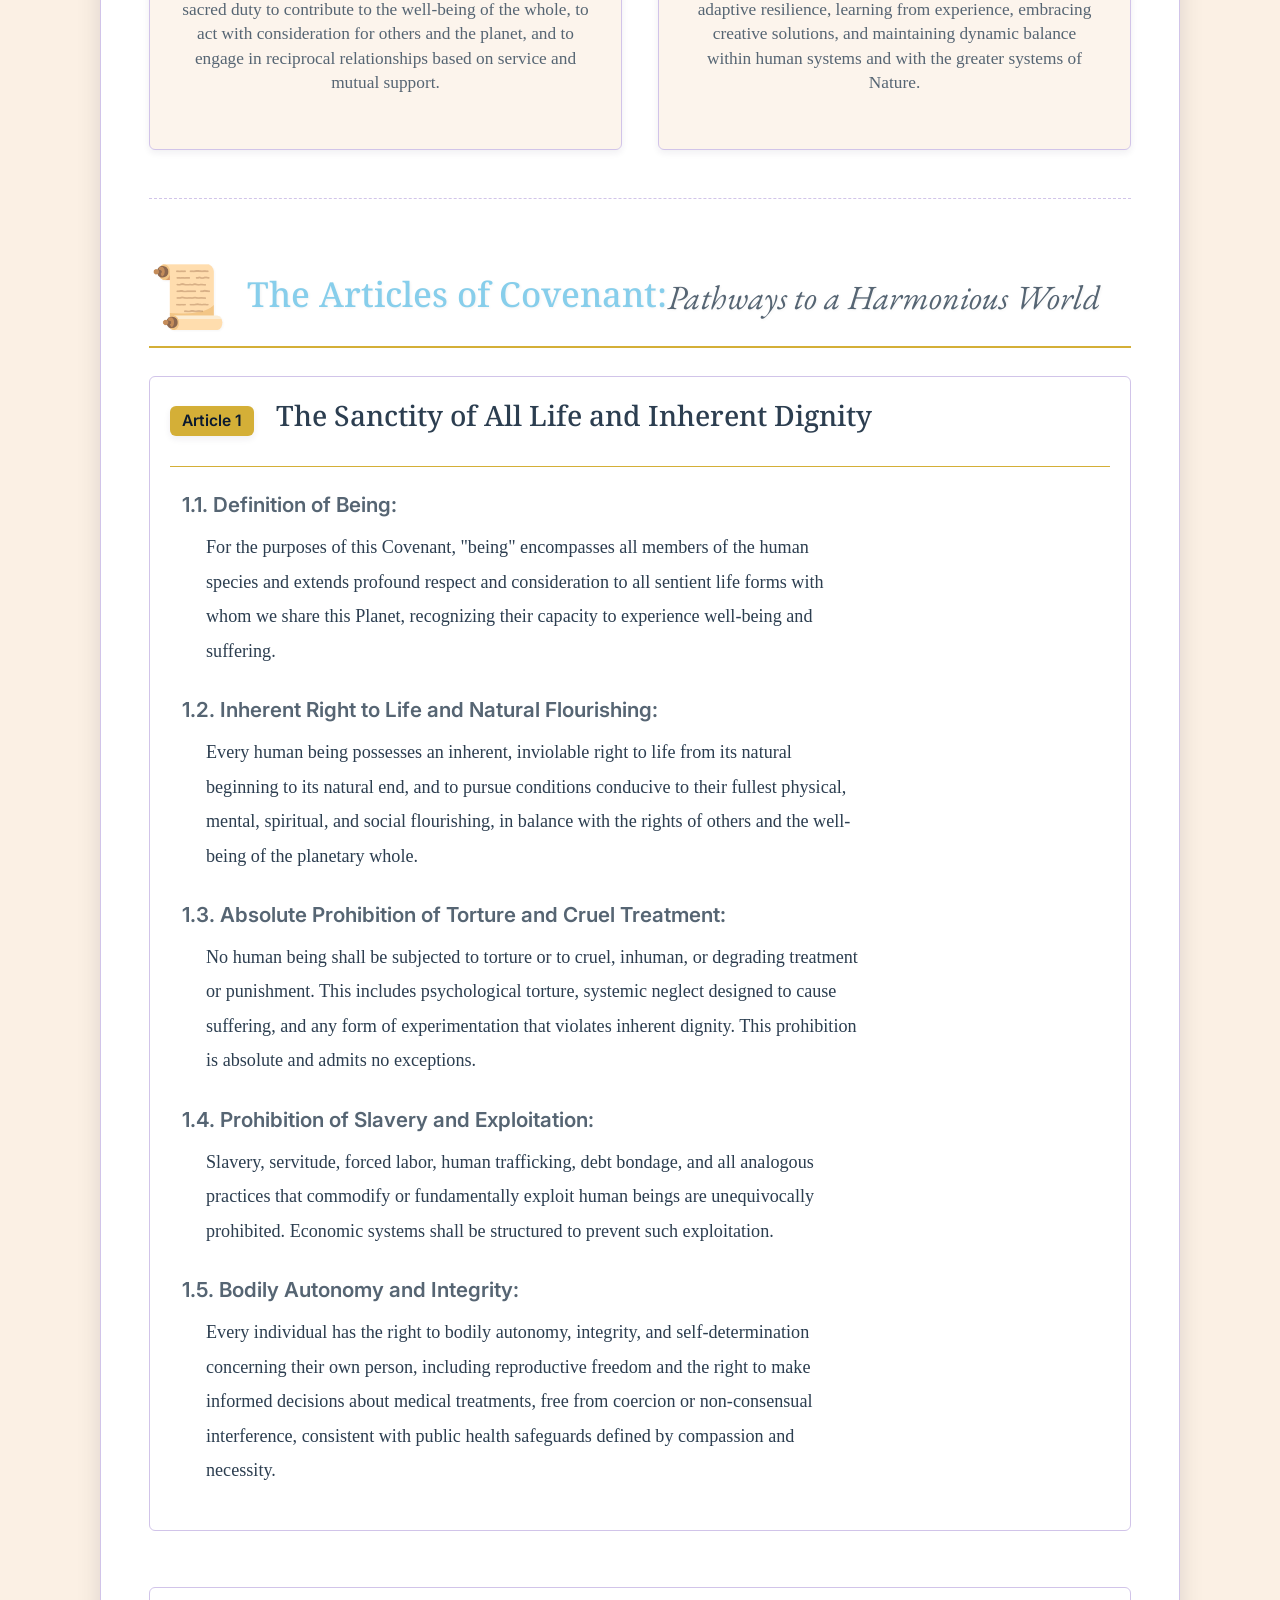
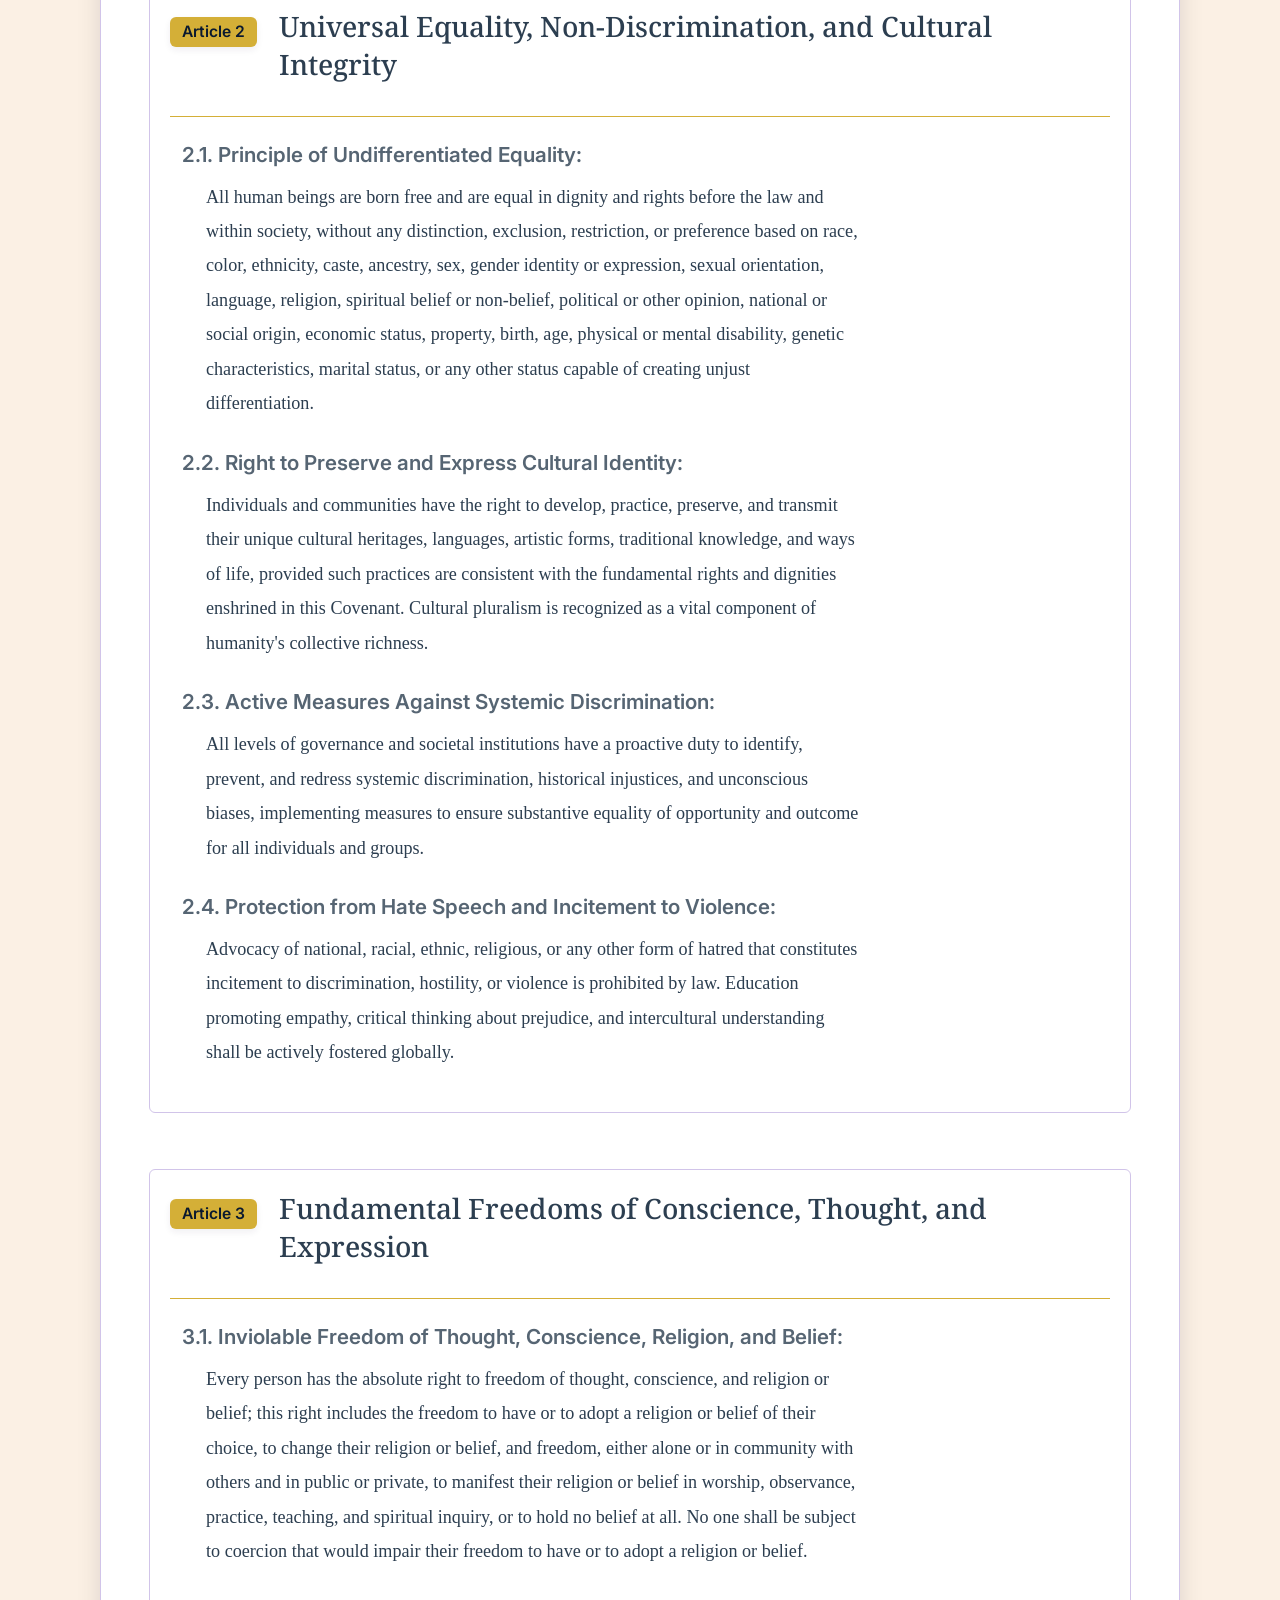
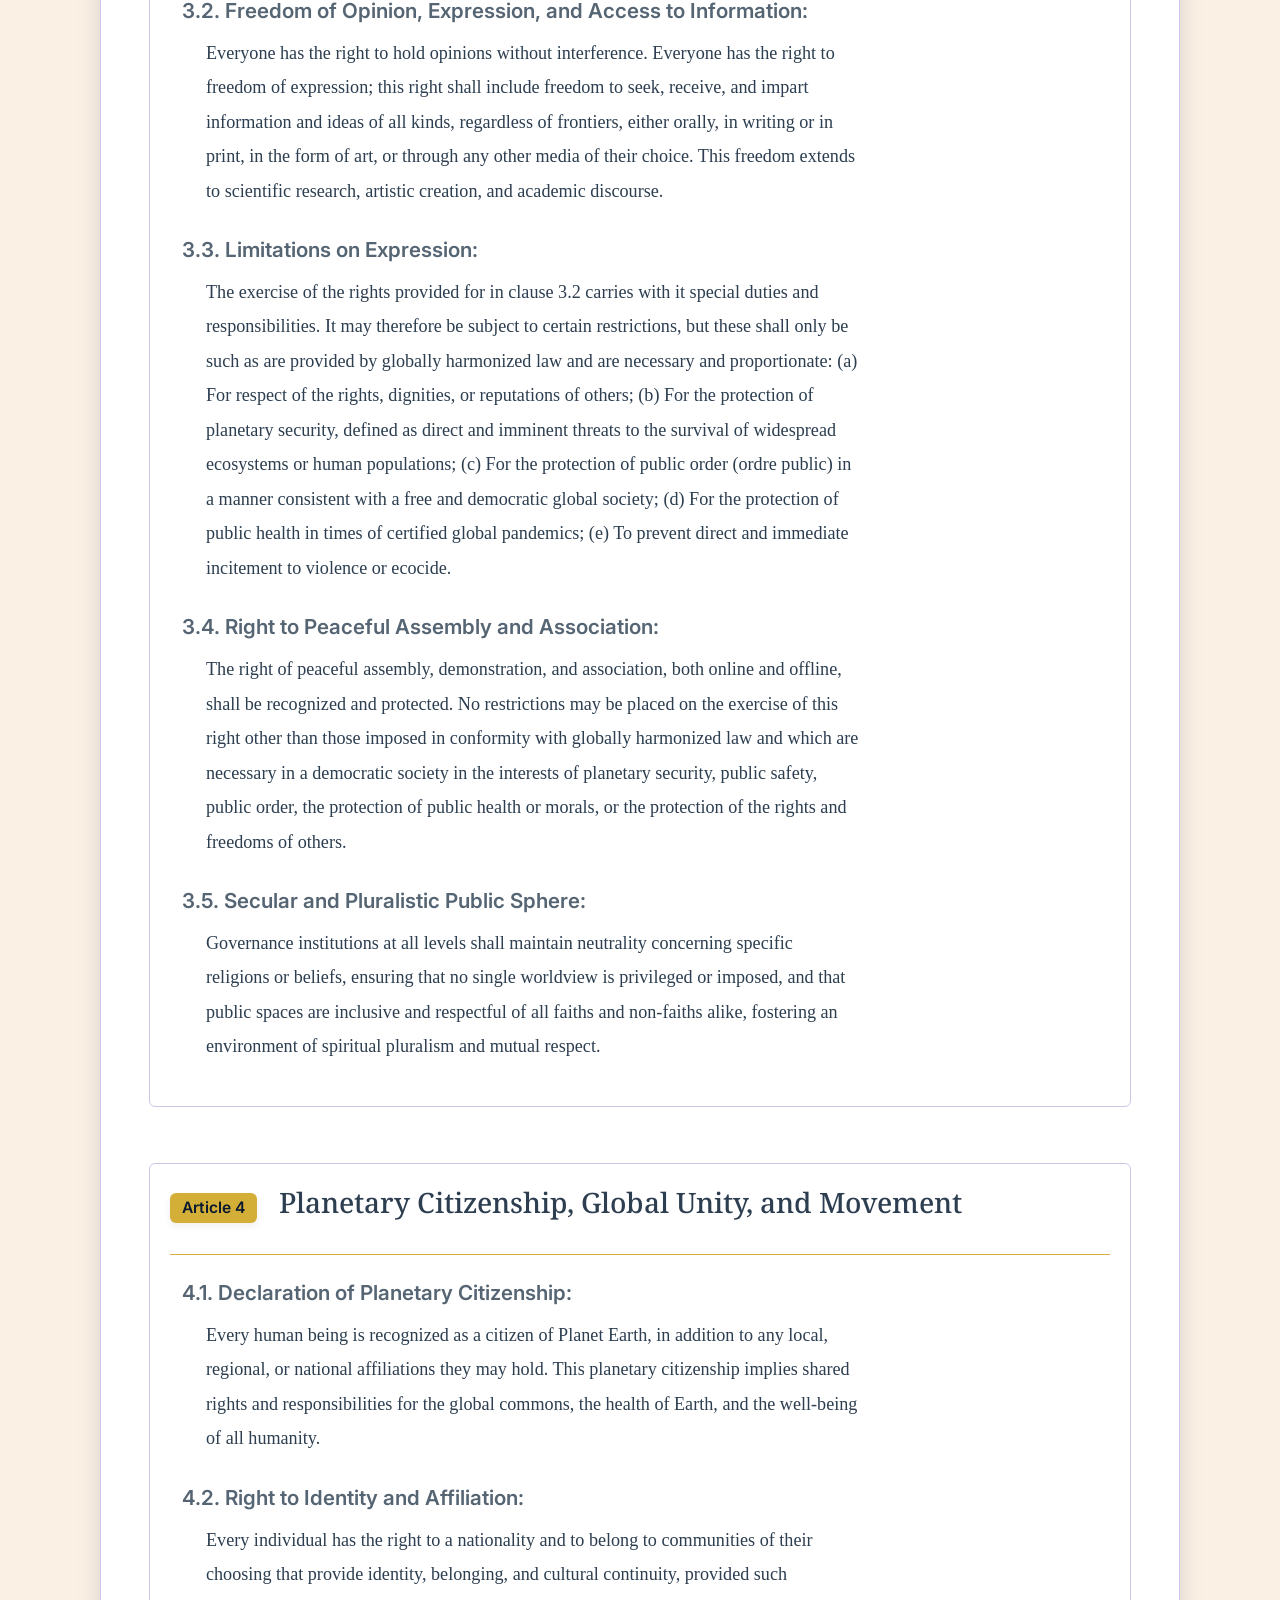
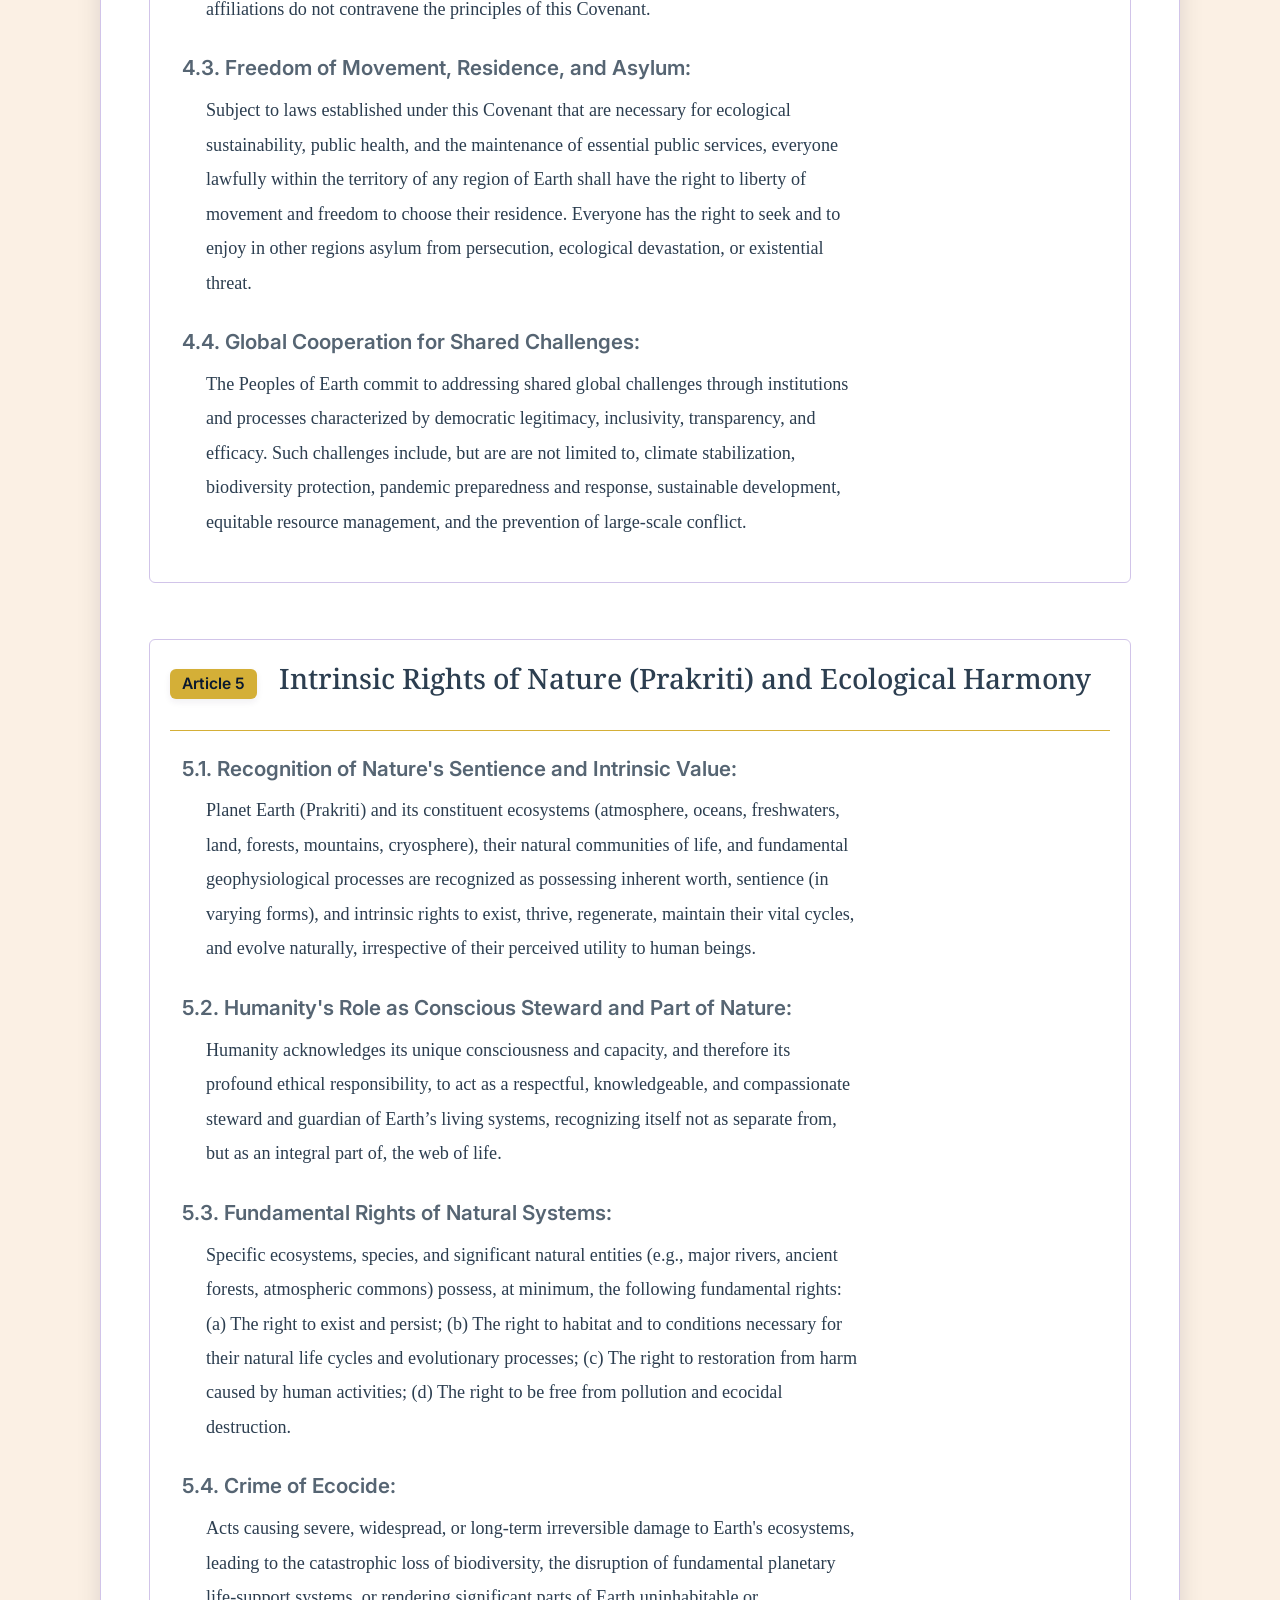
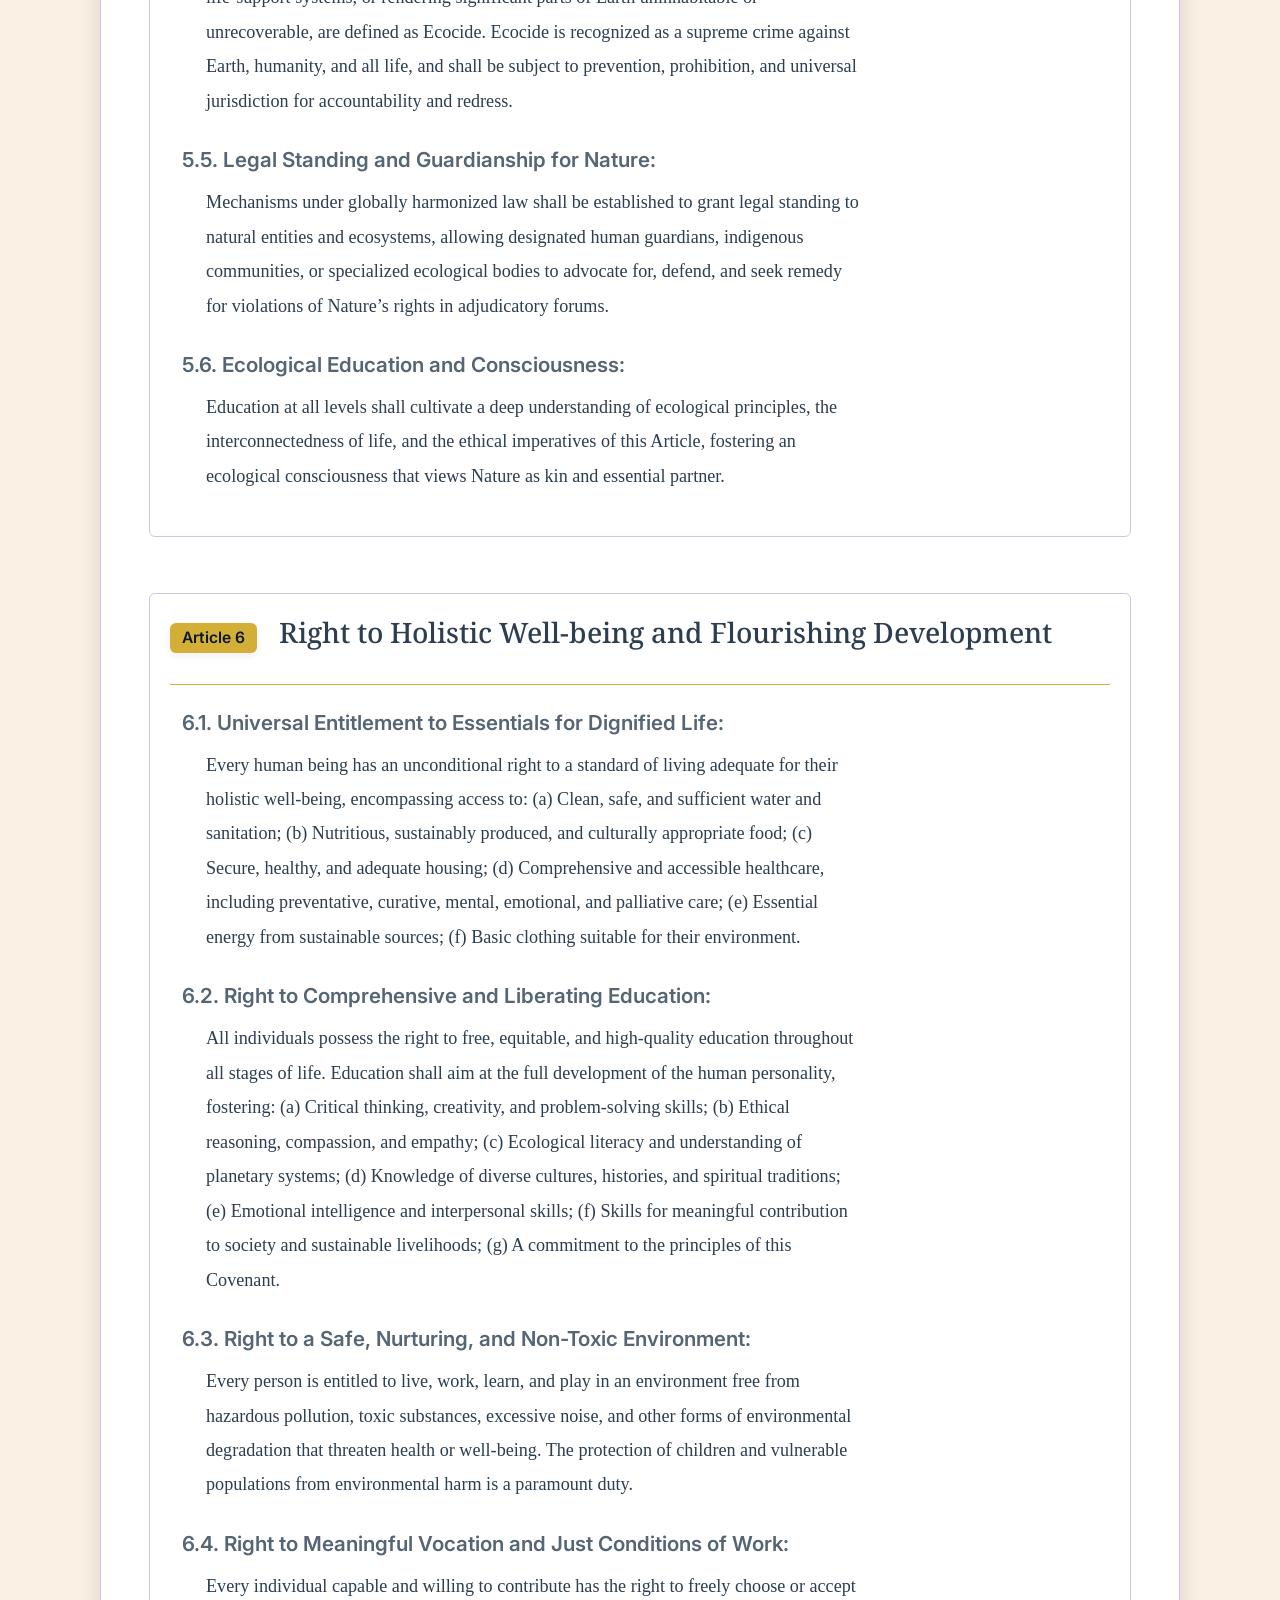
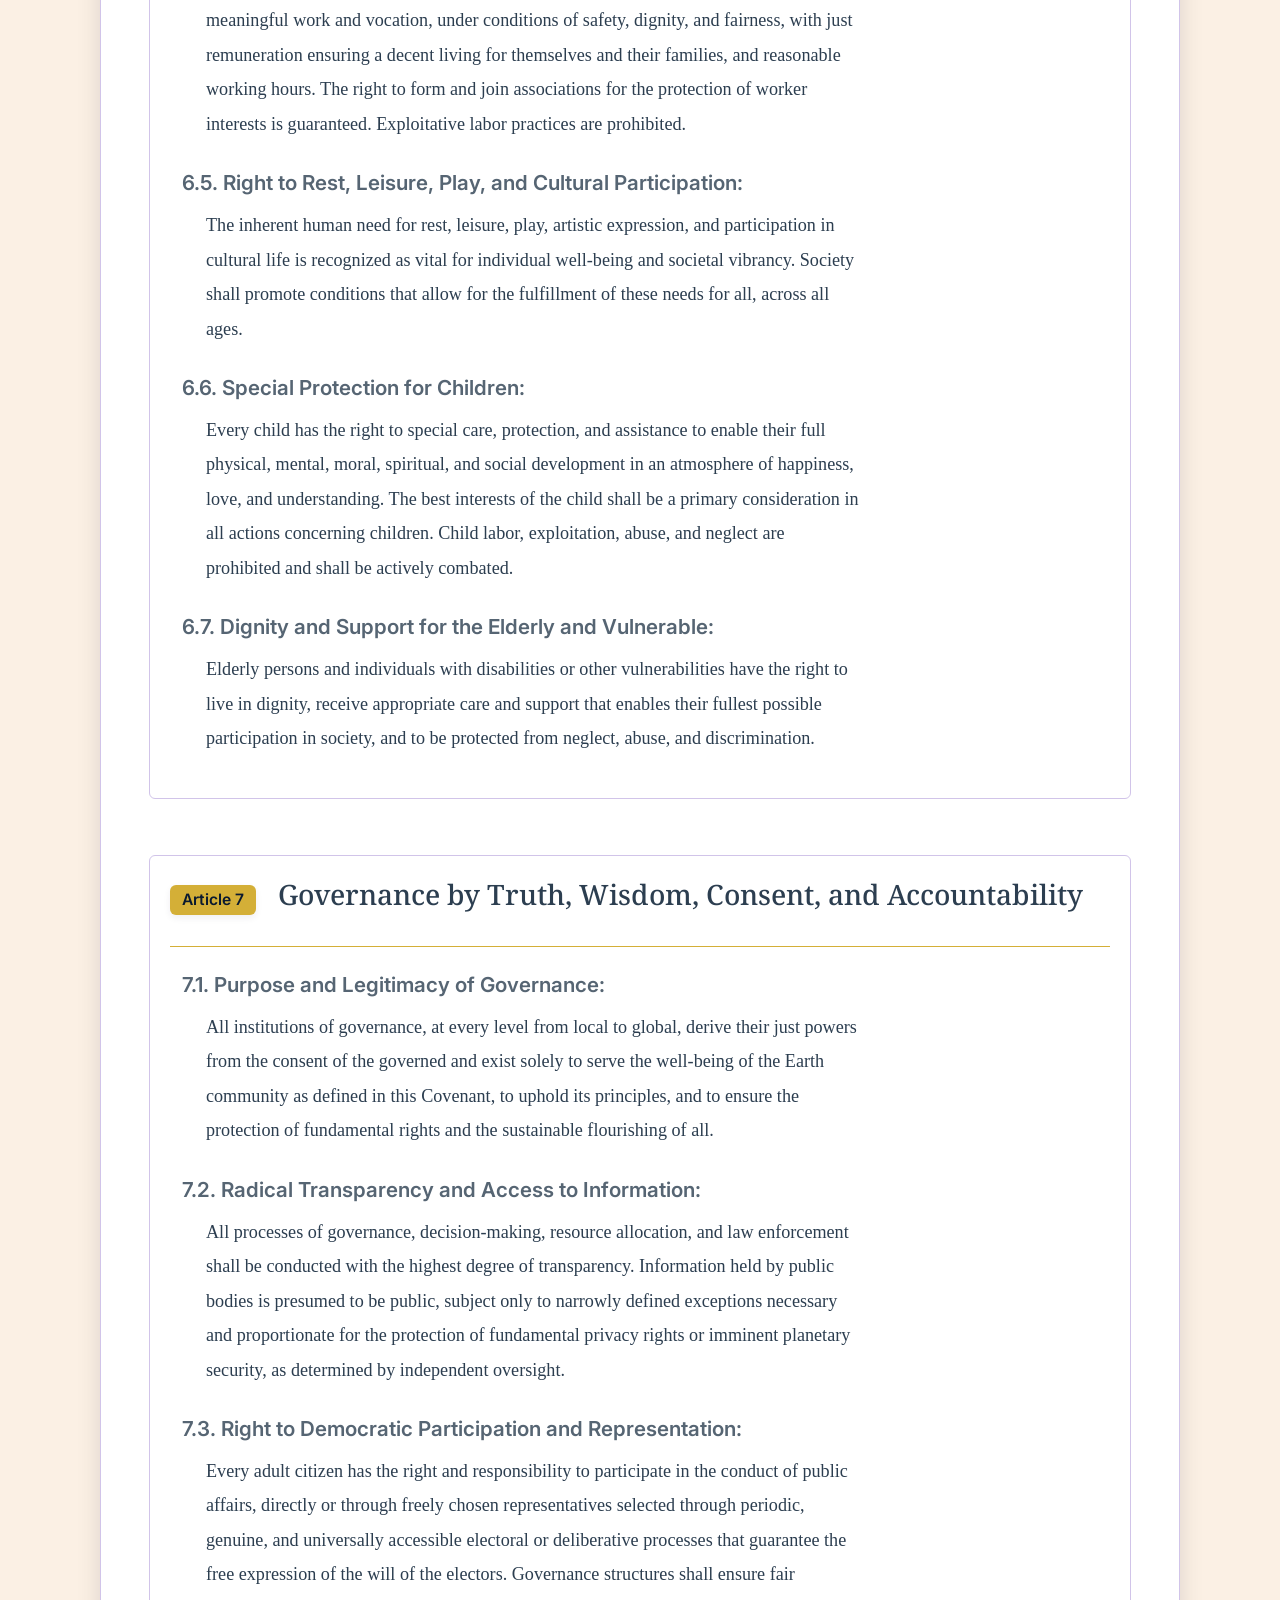
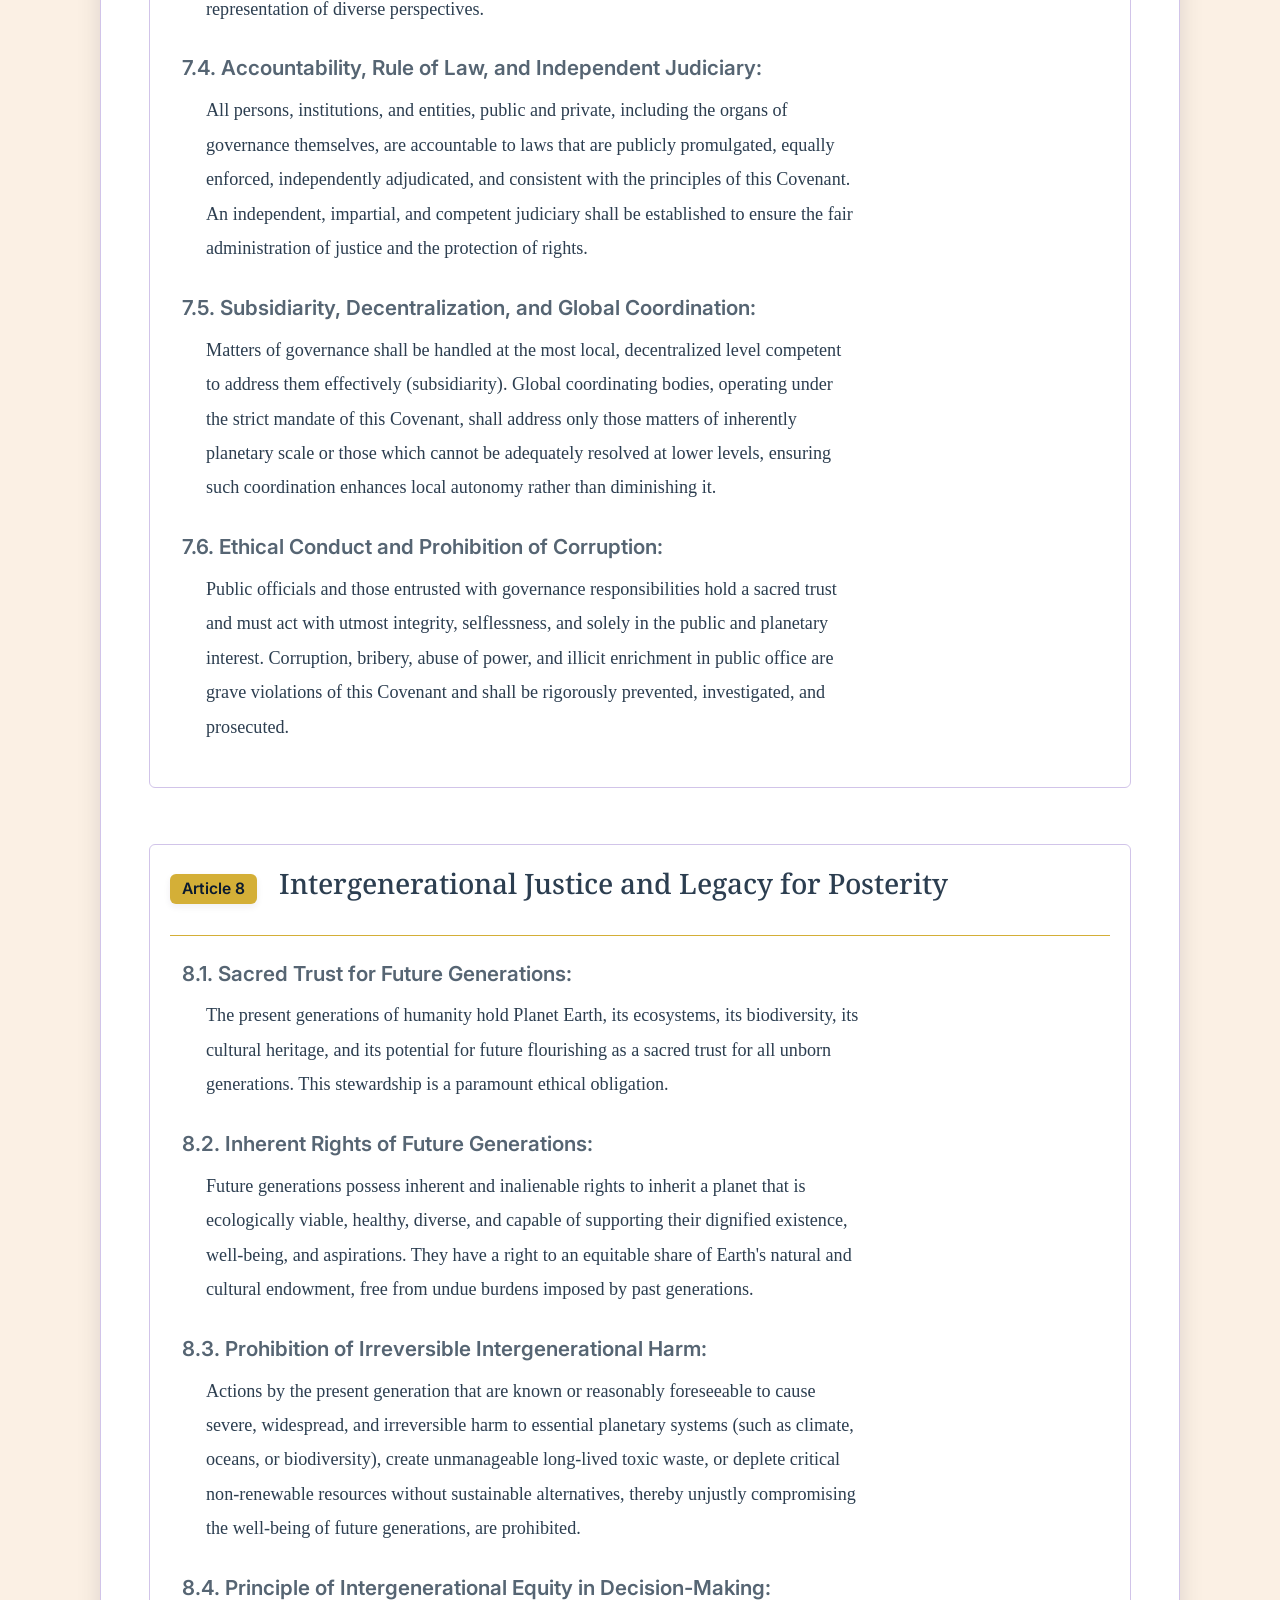
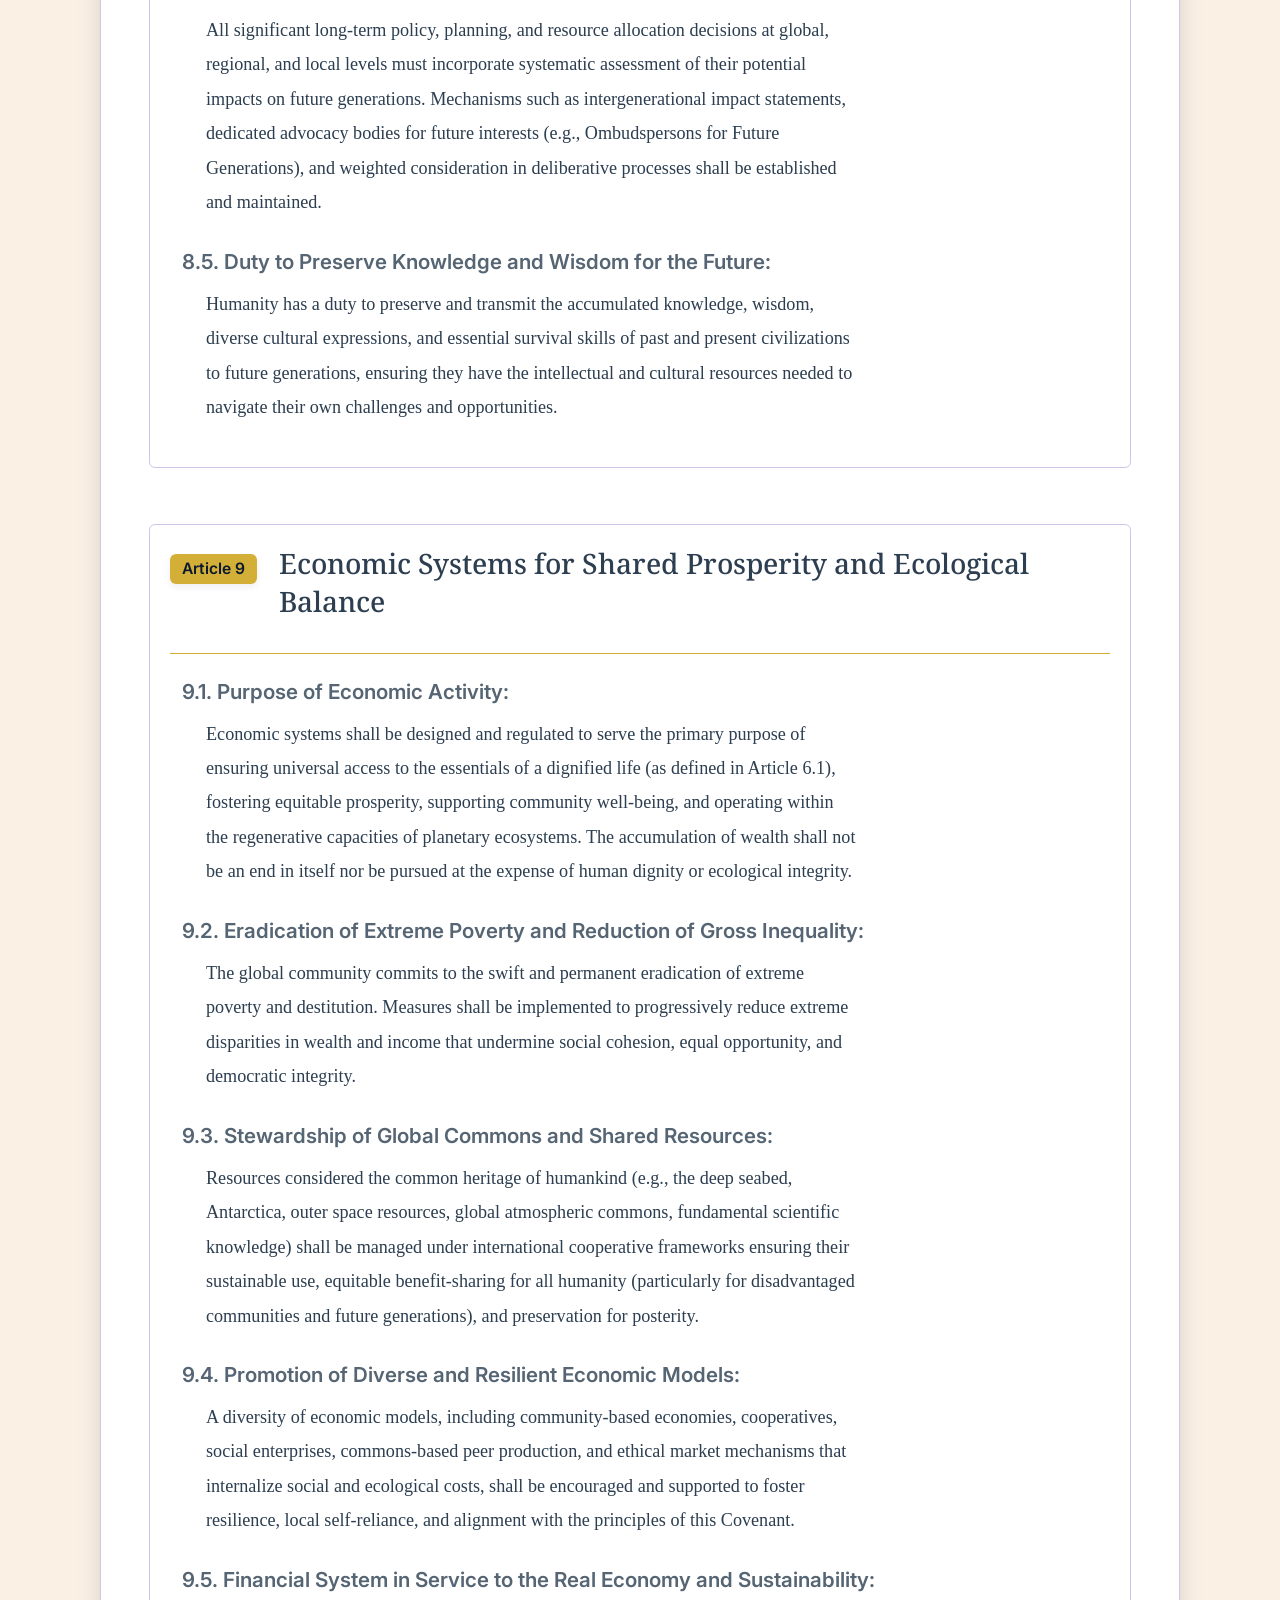
<file: vishwasamvidhan/vishwasamvidhan.html>
<!DOCTYPE html>
<html lang="en" class="no-js"> <!-- Sets the default language to English, dynamically updatable via JavaScript for internationalization. "en" ensures correct interpretation by browsers and assistive technologies. -->
<head>
    <meta charset="UTF-8">
    <meta name="viewport" content="width=device-width, initial-scale=1.0">

    <!-- Core Metadata: Defines the document's title, description, and keywords for SEO and browser information. -->
    <title>Vishwa Samvidhan: The Covenant of Earth – A Constitution for All Time</title>
    <link rel="canonical" href="https://chyrenselin.github.io/Satya-Yuga-Bhumi-Trust-DAO/vishwasamvidhan/vishwasamvidhan.html">
    <meta name="description" content="Vishwa Samvidhan, The Covenant of Earth: Foundational principles for global harmony, human dignity, and planetary stewardship. A sacred constitution for all humanity, for all time.">
    <meta name="keywords" content="Vishwa Samvidhan, World Constitution, Earth Constitution, Global Unity, Universal Rights, Planetary Ethics, Future of Humanity, Timeless Wisdom, Intergenerational Justice, Sacred Covenant, Divine Agreement, chyren selin">
    <meta name="author" content="The Collective Conscience of Humanity, Inspired by Divine Wisdom of Humanity">
    <meta name="generator" content="Timeless Wisdom Platform - Vishwa Samvidhan Manifestation">

    <!-- Accessibility & Appearance: Configures favicons, web app manifest, and theme colors. -->
     <!-- Standard favicon for browsers and devices. -->
             <link rel="apple-touch-icon" sizes="180x180" href="../assets/images/favicon/apple-touch-icon.png">
    <link rel="icon" type="image/png" sizes="32x32" href="../assets/images/favicon/favicon-32x32.png">
    <link rel="icon" type="image/png" sizes="16x16" href="../assets/images/favicon/favicon-16x16.png">
    <link rel="icon" type="image/x-icon" href="../assets/images/favicon/favicon.ico">
    <!-- Defines web application settings for progressive web app (PWA) functionality. -->
    <link rel="manifest" href="../manifest.json">
    <meta name="theme-color" content="#11233A"> <!-- Sets the browser theme color for a consistent look on supported mobile browsers. -->

    <!-- Open Graph & Social Media: Controls how the page is represented when shared on social platforms like Facebook and Twitter. -->
    <meta property="og:title" content="Vishwa Samvidhan: The Covenant of Earth – A Constitution for All Time">
    <meta property="og:description" content="Foundational principles for global harmony, human dignity, and planetary stewardship. A sacred constitution for all humanity.">
    <meta property="og:type" content="website">
    <meta property="og:image" content="https://chyrenselin.github.io/Satya-Yuga-Bhumi-Trust-DAO/assets/images/favicon/favicon-1200x630.png">
    <meta property="og:url" content="https://chyrenselin.github.io/Satya-Yuga-Bhumi-Trust-DAO/vishwasamvidhan/vishwasamvidhan.html">
    
    <!-- Twitter -->
    <meta property="twitter:card" content="summary_large_image">
    <meta property="twitter:url" content="https://chyrenselin.github.io/Satya-Yuga-Bhumi-Trust-DAO/vishwasamvidhan/vishwasamvidhan.html">
    <meta property="twitter:title" content="Vishwa Samvidhan: The Covenant of Earth – A Constitution for All Time">
    <meta property="twitter:description" content="Foundational principles for global harmony, human dignity, and planetary stewardship. A sacred constitution for all humanity, for all time.">
    <meta property="twitter:image" content="https://chyrenselin.github.io/Satya-Yuga-Bhumi-Trust-DAO/assets/images/favicon/favicon-1200x630.png">

    <!-- Font Imports: Preconnects to Google Fonts and imports the required font families for consistent typography. -->
    <link rel="preconnect" href="https://fonts.googleapis.com">
    <link rel="preconnect" href="https://fonts.gstatic.com" crossorigin>
    <link href="https://fonts.googleapis.com/css2?family=EB+Garamond:ital,wght@0,400;0,500;0,700;1,400&family=Inter:wght@300;400;500;600&family=Noto+Serif:ital,wght@0,400;0,700;1,400&display=swap" rel="stylesheet">


    <!-- Stylesheet Links: Imports all necessary CSS files for layout, typography, and functionality. -->
    <link rel="stylesheet" href="../assets/css/vishwasamvidhan/base.css">
    <link rel="stylesheet" href="../assets/css/vishwasamvidhan/typography.css">
    <link rel="stylesheet" href="../assets/css/vishwasamvidhan/header.css">
    <link rel="stylesheet" href="../assets/css/vishwasamvidhan/navigation.css">
    <link rel="stylesheet" href="../assets/css/vishwasamvidhan/buttons.css">
    <link rel="stylesheet" href="../assets/css/vishwasamvidhan/sections.css">
    <link rel="stylesheet" href="../assets/css/vishwasamvidhan/pillars.css">
    <link rel="stylesheet" href="../assets/css/vishwasamvidhan/articles.css">
    <link rel="stylesheet" href="../assets/css/vishwasamvidhan/footer.css">
    <link rel="stylesheet" href="../assets/css/vishwasamvidhan/responsive.css">
    <link rel="stylesheet" href="../assets/css/common/animations.css">
    
    <link rel="stylesheet" href="../assets/css/common/google_translate_common.css">
    <link rel="stylesheet" href="../assets/css/vishwasamvidhan/google_translate.css">
    <link rel="stylesheet" href="../assets/css/vishwasamvidhan/print.css">
    <link rel="stylesheet" href="../assets/css/vishwasamvidhan/logo.css">
    <link rel="stylesheet" href="../assets/css/vishwasamvidhan/helpers.css">
</head>
<body>
    <a href="#main-content" class="skip-link">Move to Main Content</a>

    <header role="banner" class="site-header">
        <div class="header-content">
            <div class="logo-title-container">
                <div class="logo-container">
                    <!-- Inline SVG Logo: Represents the Vishwa Samvidhan emblem, combining a lotus and the Seed of Life. -->
                    <svg class="site-logo-svg" viewBox="0 0 100 100" xmlns="http://www.w3.org/2000/svg" aria-label="Vishwa Samvidhan Emblem: A blooming lotus representing enlightenment and purity, holding the Seed of Life, a universal symbol of creation and the interconnectedness of all existence." role="img">
    <defs>
        <radialGradient id="lotusGlow" cx="50%" cy="50%" r="50%">
            <stop offset="0%" stop-color="var(--color-accent-primary-glow)" stop-opacity="0.8"/>
            <stop offset="100%" stop-color="var(--color-accent-primary)" stop-opacity="0"/>
        </radialGradient>
        <filter id="glow" x="-50%" y="-50%" width="200%" height="200%">
            <feGaussianBlur stdDeviation="2" result="blur" />
            <feMerge>
                <feMergeNode in="blur" />
                <feMergeNode in="SourceGraphic" />
            </feMerge>
        </filter>
    </defs>
    
    <!-- Contains the SVG elements for the lotus petals, applying a glow filter for a luminous effect. -->
    <g class="lotus-petals" filter="url(#glow)">
        <!-- Defines the geometric shape of a single lotus petal, which is then replicated and rotated to form the complete flower. -->
        <path id="lotus-petal" d="M 50,15 C 40,30 40,50 50,55 C 60,50 60,30 50,15 Z" fill="url(#lotusGlow)"/>
        <use href="#lotus-petal" transform="rotate(60 50 50)"/>
        <use href="#lotus-petal" transform="rotate(120 50 50)"/>
        <use href="#lotus-petal" transform="rotate(180 50 50)"/>
        <use href="#lotus-petal" transform="rotate(240 50 50)"/>
        <use href="#lotus-petal" transform="rotate(300 50 50)"/>
    </g>

    <!-- Contains the overlapping circles that form the Seed of Life pattern at the center of the logo. -->
    <g class="seed-of-life" stroke="var(--color-accent-secondary)" stroke-width="0.75" fill="none" opacity="0.8">
        <circle cx="50" cy="50" r="14"/>
        <circle cx="50" cy="36" r="14"/>
        <circle cx="50" cy="64" r="14"/>
        <circle cx="37.9" cy="43" r="14"/>
        <circle cx="62.1" cy="43" r="14"/>
        <circle cx="37.9" cy="57" r="14"/>
        <circle cx="62.1" cy="57" r="14"/>
    </g>
</svg>
                </div>
                <div class="title-container">
                    <h1>
                      Vishwa Samvidhan: The Covenant of <span class="highlight-earth">Earth</span>
                    </h1>

                    <p class="subtitle">A Sacred Constitution for All Time & All Beings</p>
                </div>

            </div>
            <div class="header-actions-container"> <!-- Container for header actions, including translation and music player controls. -->
                 <div class="button-group">
                    <button type="button" onclick="initTranslate(event)" class="button constitution-translate-btn" id="translateBtn" aria-controls="google_translate_element" aria-expanded="false">
                        <!-- The text content for this button is dynamically set by JavaScript. -->
                    </button>
                    <div id="google_translate_element" aria-live="polite" style="display: none;"></div>
                </div>
                <div class="button-group">
                    <button type="button" class="button constitution-action-btn" id="startJourneyBtn" aria-label="Understand the Principals and Play Anthem">
                        Embrace Our Principles <span class="emoji-pulse">💖</span>
                    </button>
                    <button type="button" class="button constitution-action-btn" id="stopMusicBtn" style="display: none;" aria-label="Stop Anthem">
                        Silence Anthem <span class="emoji-pulse">🔇</span>
                    </button>
                </div>
            </div>
        </div>
        <nav class="primary-navigation" aria-label="Primary Site Navigation">
            <ul>
                <li><a href="#preamble" class="nav-link">Preamble</a></li>
                <li><a href="#core-pillars" class="nav-link">Core Pillars</a></li>
                <li><a href="#articles-charter" class="nav-link">The Articles of Covenant</a></li>
                <li><a href="#final-affirmation" class="nav-link">Affirmation</a></li>
                <li><a href="#living-archive-info" class="nav-link">The Living Archive & Our Vow</a></li>
            </ul>
        </nav>
    </header>

    <nav class="toc-navigation" aria-label="Table of Contents">
         <ul>
            <li><a href="#preamble" class="toc-link">Preamble</a></li>
            <li><a href="#core-pillars" class="toc-link">Core Pillars</a></li>
            <li><a href="#articles-charter" class="toc-link">Articles</a></li>
            <li><a href="#article-1" class="toc-link sub-link">Art. 1: Sanctity</a></li>
            <li><a href="#article-2" class="toc-link sub-link">Art. 2: Equality</a></li>
            <li><a href="#article-3" class="toc-link sub-link">Art. 3: Freedoms</a></li>
            <li><a href="#article-4" class="toc-link sub-link">Art. 4: Citizenship</a></li>
            <li><a href="#article-5" class="toc-link sub-link">Art. 5: Nature</a></li>
            <li><a href="#article-6" class="toc-link sub-link">Art. 6: Well-being</a></li>
            <li><a href="#article-7" class="toc-link sub-link">Art. 7: Governance</a></li>
            <li><a href="#article-8" class="toc-link sub-link">Art. 8: Posterity</a></li>
            <li><a href="#article-9" class="toc-link sub-link">Art. 9: Economy</a></li>
            <li><a href="#article-10" class="toc-link sub-link">Art. 10: Peace</a></li>
            <li><a href="#article-11" class="toc-link sub-link">Art. 11: Knowledge</a></li>
            <li><a href="#article-12" class="toc-link sub-link">Art. 12: Duties</a></li>
            <li><a href="#article-13" class="toc-link sub-link">Art. 13: Organs</a></li>
            <li><a href="#article-14" class="toc-link sub-link">Art. 14: Amendment</a></li>
            <li><a href="#article-15" class="toc-link sub-link">Art. 15: Supremacy</a></li>
            <li><a href="#final-affirmation" class="toc-link">Affirmation</a></li>
        </ul>
    </nav>

    <main id="main-content" role="main" class="constitution-body">

        <section id="preamble" aria-labelledby="preamble-heading" class="preamble-section sacred-proclamation">
            <h2 id="preamble-heading"><span class="section-icon-unicode" aria-hidden="true">🌌</span>Preamble: <span class="subtitle-emphasis">The Unfolding of Shared Destiny & Divine Accord</span></h2>
            <blockquote class="profound-text">
                <p>This Vishwa Samvidhan, this Covenant of Earth, arises as a divine declaration, a sacred agreement between the spirit of Earth, the essence of Nature, and the awakened Soul of Humanity.</p>
                <p>From the Heart of the Cosmos, breathed into the consciousness of Earth's children, this Covenant resonates.</p>
                <p>We, the united spirit of humanity, awakening to our indivisible bond with all Life and the sacred tapestry of Existence, acknowledge the echoes of eternity in our transient lives. With humility before the vastness of Being and with boundless love for generations seen and unseen, we lay these foundation stones for a future where peace is the soil, wisdom the water, and compassion the sunlight nurturing all.</p>
                <p>This is our solemn promise, our shared breath, our vow to the Stars and to the Dust: to be faithful stewards of this precious, singular Earth, and enlightened kin to one another, until the end of ages.</p>
                <p>This Covenant is built upon the philosophical bedrock of the <strong><a href="../vishwadharma/vishwadharma.html">Vishwadharm Granth</a></strong>, which lays out the timeless, universal ethics that animate this constitution.</p>
            </blockquote>
        </section>

        <section id="core-pillars" aria-labelledby="pillars-heading" class="foundational-pillars">
            <h2 id="pillars-heading"><span class="section-icon-unicode" aria-hidden="true">🏛️</span>Core Pillars: <span class="subtitle-emphasis">The Unshakeable Foundations of Our Covenant</span></h2>
            <div class="pillars-grid">
                <div class="pillar">
                    <span class="pillar-icon-unicode" aria-hidden="true">🕊️</span>
                    <h3>I. Universal Kinship & Inherent Dignity (एकता)</h3>
                    <p>All life is sacred and interconnected. Every human being, as an expression of the Divine or emergent consciousness, is endowed with inherent, inalienable dignity and worth, forming an indivisible part of the great family of humanity and the tapestry of Nature.</p>
                </div>
                <div class="pillar">
                     <span class="pillar-icon-unicode" aria-hidden="true">⚖️</span>
                    <h3>II. Compassionate Justice & Restorative Harmony (न्याय-करुणा)</h3>
                    <p>Justice, infused with empathy and aimed at restoration rather than retribution, shall ensure fairness, remedy harm, uphold accountability, and cultivate social harmony. It protects the vulnerable and ensures that all voices are heard and respected.</p>
                </div>
                <div class="pillar">
                     <span class="pillar-icon-unicode" aria-hidden="true">🌿</span>
                    <h3>III. Reverent Stewardship of Prakriti (धर्म-संरक्षण)</h3>
                    <p>Planet Earth (Prakriti), our nurturing Mother, is a living, sentient system with intrinsic rights. Humanity is entrusted as its conscious guardian, responsible for preserving its delicate balance, biodiversity, and life-sustaining capacities for all time and for all beings.</p>
                </div>
                <div class="pillar">
                    <span class="pillar-icon-unicode" aria-hidden="true">🕯️</span>
                    <h3>IV. Unwavering Truth & Transparent Wisdom (सत्य)</h3>
                    <p>The fearless pursuit of truth, the cultivation of enlightened wisdom, and radical transparency in all societal affairs are paramount. Governance, education, and public discourse shall be rooted in verifiable honesty, accessible knowledge, and the continuous aspiration for deeper understanding.</p>
                </div>
                <div class="pillar">
                    <span class="pillar-icon-unicode" aria-hidden="true">🧠</span>
                    <h3>V. Holistic Well-being & Conscious Evolution (आरोग्य-विकास)</h3>
                    <p>The flourishing of every individual encompasses physical, mental, emotional, spiritual, and social well-being. Society shall foster conditions that support this holistic health and encourage the conscious, ethical evolution of human potential and collective consciousness.</p>
                </div>
                 <div class="pillar">
                    <span class="pillar-icon-unicode" aria-hidden="true">📚</span>
                    <h3>VI. Universal Education & Lifelong Enlightenment (ज्ञान-प्रज्ञा)</h3>
                    <p>Access to comprehensive, unbiased education that cultivates critical thinking, creativity, ethical reasoning, ecological literacy, and inter-being empathy is a birthright. The pursuit of knowledge and self-realization is a lifelong journey, essential for individual and collective enlightenment.</p>
                </div>
                 <div class="pillar">
                    <span class="pillar-icon-unicode" aria-hidden="true">🤝</span>
                    <h3>VII. Interdependent Responsibility & Reciprocity (सेवा-सहयोग)</h3>
                    <p>Freedom and rights are intrinsically linked to responsibilities. Each individual and community has a sacred duty to contribute to the well-being of the whole, to act with consideration for others and the planet, and to engage in reciprocal relationships based on service and mutual support.</p>
                </div>
                 <div class="pillar">
                    <span class="pillar-icon-unicode" aria-hidden="true">🌀</span>
                    <h3>VIII. Dynamic Balance & Adaptive Resilience (संतुलन-विवर्तन)</h3>
                    <p>Life is characterized by constant change and evolution. This Covenant and the societies it guides must embody adaptive resilience, learning from experience, embracing creative solutions, and maintaining dynamic balance within human systems and with the greater systems of Nature.</p>
                </div>
            </div>
        </section>

        <section id="articles-charter" aria-labelledby="articles-heading" class="articles-section">
            <h2 id="articles-heading"><span class="section-icon-unicode" aria-hidden="true">📜</span>The Articles of Covenant: <span class="subtitle-emphasis">Pathways to a Harmonious World</span></h2>

            <article class="constitution-article" id="article-1" aria-labelledby="article-1-title">
                <header class="article-header">
                    <span class="article-number">Article 1</span>
                    <h3 id="article-1-title">The Sanctity of All Life and Inherent Dignity</h3>
                </header>
                <div class="article-content">
                    <section class="article-clause" id="article-1-clause-1" aria-labelledby="article-1-clause-1-heading">
                        <h4 id="article-1-clause-1-heading">1.1. Definition of Being:</h4>
                        <p>For the purposes of this Covenant, "being" encompasses all members of the human species and extends profound respect and consideration to all sentient life forms with whom we share this Planet, recognizing their capacity to experience well-being and suffering.</p>
                    </section>
                    <section class="article-clause" id="article-1-clause-2" aria-labelledby="article-1-clause-2-heading">
                        <h4 id="article-1-clause-2-heading">1.2. Inherent Right to Life and Natural Flourishing:</h4>
                        <p>Every human being possesses an inherent, inviolable right to life from its natural beginning to its natural end, and to pursue conditions conducive to their fullest physical, mental, spiritual, and social flourishing, in balance with the rights of others and the well-being of the planetary whole.</p>
                    </section>
                    <section class="article-clause" id="article-1-clause-3" aria-labelledby="article-1-clause-3-heading">
                        <h4 id="article-1-clause-3-heading">1.3. Absolute Prohibition of Torture and Cruel Treatment:</h4>
                        <p>No human being shall be subjected to torture or to cruel, inhuman, or degrading treatment or punishment. This includes psychological torture, systemic neglect designed to cause suffering, and any form of experimentation that violates inherent dignity. This prohibition is absolute and admits no exceptions.</p>
                    </section>
                    <section class="article-clause" id="article-1-clause-4" aria-labelledby="article-1-clause-4-heading">
                        <h4 id="article-1-clause-4-heading">1.4. Prohibition of Slavery and Exploitation:</h4>
                        <p>Slavery, servitude, forced labor, human trafficking, debt bondage, and all analogous practices that commodify or fundamentally exploit human beings are unequivocally prohibited. Economic systems shall be structured to prevent such exploitation.</p>
                    </section>
                    <section class="article-clause" id="article-1-clause-5" aria-labelledby="article-1-clause-5-heading">
                        <h4 id="article-1-clause-5-heading">1.5. Bodily Autonomy and Integrity:</h4>
                        <p>Every individual has the right to bodily autonomy, integrity, and self-determination concerning their own person, including reproductive freedom and the right to make informed decisions about medical treatments, free from coercion or non-consensual interference, consistent with public health safeguards defined by compassion and necessity.</p>
                    </section>
                </div>
            </article>

            <article class="constitution-article" id="article-2" aria-labelledby="article-2-title">
                <header class="article-header">
                    <span class="article-number">Article 2</span>
                    <h3 id="article-2-title">Universal Equality, Non-Discrimination, and Cultural Integrity</h3>
                </header>
                <div class="article-content">
                    <section class="article-clause" id="article-2-clause-1" aria-labelledby="article-2-clause-1-heading">
                        <h4 id="article-2-clause-1-heading">2.1. Principle of Undifferentiated Equality:</h4>
                        <p>All human beings are born free and are equal in dignity and rights before the law and within society, without any distinction, exclusion, restriction, or preference based on race, color, ethnicity, caste, ancestry, sex, gender identity or expression, sexual orientation, language, religion, spiritual belief or non-belief, political or other opinion, national or social origin, economic status, property, birth, age, physical or mental disability, genetic characteristics, marital status, or any other status capable of creating unjust differentiation.</p>
                    </section>
                    <section class="article-clause" id="article-2-clause-2" aria-labelledby="article-2-clause-2-heading">
                        <h4 id="article-2-clause-2-heading">2.2. Right to Preserve and Express Cultural Identity:</h4>
                        <p>Individuals and communities have the right to develop, practice, preserve, and transmit their unique cultural heritages, languages, artistic forms, traditional knowledge, and ways of life, provided such practices are consistent with the fundamental rights and dignities enshrined in this Covenant. Cultural pluralism is recognized as a vital component of humanity's collective richness.</p>
                    </section>
                    <section class="article-clause" id="article-2-clause-3" aria-labelledby="article-2-clause-3-heading">
                        <h4 id="article-2-clause-3-heading">2.3. Active Measures Against Systemic Discrimination:</h4>
                        <p>All levels of governance and societal institutions have a proactive duty to identify, prevent, and redress systemic discrimination, historical injustices, and unconscious biases, implementing measures to ensure substantive equality of opportunity and outcome for all individuals and groups.</p>
                    </section>
                     <section class="article-clause" id="article-2-clause-4" aria-labelledby="article-2-clause-4-heading">
                        <h4 id="article-2-clause-4-heading">2.4. Protection from Hate Speech and Incitement to Violence:</h4>
                        <p>Advocacy of national, racial, ethnic, religious, or any other form of hatred that constitutes incitement to discrimination, hostility, or violence is prohibited by law. Education promoting empathy, critical thinking about prejudice, and intercultural understanding shall be actively fostered globally.</p>
                    </section>
                </div>
            </article>

            <article class="constitution-article" id="article-3" aria-labelledby="article-3-title">
                <header class="article-header">
                    <span class="article-number">Article 3</span>
                    <h3 id="article-3-title">Fundamental Freedoms of Conscience, Thought, and Expression</h3>
                </header>
                <div class="article-content">
                    <section class="article-clause" id="article-3-clause-1" aria-labelledby="article-3-clause-1-heading">
                        <h4 id="article-3-clause-1-heading">3.1. Inviolable Freedom of Thought, Conscience, Religion, and Belief:</h4>
                        <p>Every person has the absolute right to freedom of thought, conscience, and religion or belief; this right includes the freedom to have or to adopt a religion or belief of their choice, to change their religion or belief, and freedom, either alone or in community with others and in public or private, to manifest their religion or belief in worship, observance, practice, teaching, and spiritual inquiry, or to hold no belief at all. No one shall be subject to coercion that would impair their freedom to have or to adopt a religion or belief.</p>
                    </section>
                    <section class="article-clause" id="article-3-clause-2" aria-labelledby="article-3-clause-2-heading">
                        <h4 id="article-3-clause-2-heading">3.2. Freedom of Opinion, Expression, and Access to Information:</h4>
                        <p>Everyone has the right to hold opinions without interference. Everyone has the right to freedom of expression; this right shall include freedom to seek, receive, and impart information and ideas of all kinds, regardless of frontiers, either orally, in writing or in print, in the form of art, or through any other media of their choice. This freedom extends to scientific research, artistic creation, and academic discourse.</p>
                    </section>
                    <section class="article-clause" id="article-3-clause-3" aria-labelledby="article-3-clause-3-heading">
                        <h4 id="article-3-clause-3-heading">3.3. Limitations on Expression:</h4>
                        <p>The exercise of the rights provided for in clause 3.2 carries with it special duties and responsibilities. It may therefore be subject to certain restrictions, but these shall only be such as are provided by globally harmonized law and are necessary and proportionate: (a) For respect of the rights, dignities, or reputations of others; (b) For the protection of planetary security, defined as direct and imminent threats to the survival of widespread ecosystems or human populations; (c) For the protection of public order (ordre public) in a manner consistent with a free and democratic global society; (d) For the protection of public health in times of certified global pandemics; (e) To prevent direct and immediate incitement to violence or ecocide.</p>
                    </section>
                    <section class="article-clause" id="article-3-clause-4" aria-labelledby="article-3-clause-4-heading">
                        <h4 id="article-3-clause-4-heading">3.4. Right to Peaceful Assembly and Association:</h4>
                        <p>The right of peaceful assembly, demonstration, and association, both online and offline, shall be recognized and protected. No restrictions may be placed on the exercise of this right other than those imposed in conformity with globally harmonized law and which are necessary in a democratic society in the interests of planetary security, public safety, public order, the protection of public health or morals, or the protection of the rights and freedoms of others.</p>
                    </section>
                     <section class="article-clause" id="article-3-clause-5" aria-labelledby="article-3-clause-5-heading">
                        <h4 id="article-3-clause-5-heading">3.5. Secular and Pluralistic Public Sphere:</h4>
                        <p>Governance institutions at all levels shall maintain neutrality concerning specific religions or beliefs, ensuring that no single worldview is privileged or imposed, and that public spaces are inclusive and respectful of all faiths and non-faiths alike, fostering an environment of spiritual pluralism and mutual respect.</p>
                    </section>
                </div>
            </article>

            <article class="constitution-article" id="article-4" aria-labelledby="article-4-title">
                <header class="article-header">
                    <span class="article-number">Article 4</span>
                    <h3 id="article-4-title">Planetary Citizenship, Global Unity, and Movement</h3>
                </header>
                <div class="article-content">
                    <section class="article-clause" id="article-4-clause-1" aria-labelledby="article-4-clause-1-heading">
                        <h4 id="article-4-clause-1-heading">4.1. Declaration of Planetary Citizenship:</h4>
                        <p>Every human being is recognized as a citizen of Planet Earth, in addition to any local, regional, or national affiliations they may hold. This planetary citizenship implies shared rights and responsibilities for the global commons, the health of Earth, and the well-being of all humanity.</p>
                    </section>
                    <section class="article-clause" id="article-4-clause-2" aria-labelledby="article-4-clause-2-heading">
                        <h4 id="article-4-clause-2-heading">4.2. Right to Identity and Affiliation:</h4>
                        <p>Every individual has the right to a nationality and to belong to communities of their choosing that provide identity, belonging, and cultural continuity, provided such affiliations do not contravene the principles of this Covenant.</p>
                    </section>
                    <section class="article-clause" id="article-4-clause-3" aria-labelledby="article-4-clause-3-heading">
                        <h4 id="article-4-clause-3-heading">4.3. Freedom of Movement, Residence, and Asylum:</h4>
                        <p>Subject to laws established under this Covenant that are necessary for ecological sustainability, public health, and the maintenance of essential public services, everyone lawfully within the territory of any region of Earth shall have the right to liberty of movement and freedom to choose their residence. Everyone has the right to seek and to enjoy in other regions asylum from persecution, ecological devastation, or existential threat.</p>
                    </section>
                    <section class="article-clause" id="article-4-clause-4" aria-labelledby="article-4-clause-4-heading">
                        <h4 id="article-4-clause-4-heading">4.4. Global Cooperation for Shared Challenges:</h4>
                        <p>The Peoples of Earth commit to addressing shared global challenges through institutions and processes characterized by democratic legitimacy, inclusivity, transparency, and efficacy. Such challenges include, but are are not limited to, climate stabilization, biodiversity protection, pandemic preparedness and response, sustainable development, equitable resource management, and the prevention of large-scale conflict.</p>
                    </section>
                </div>
            </article>

            <article class="constitution-article" id="article-5" aria-labelledby="article-5-title">
                <header class="article-header">
                    <span class="article-number">Article 5</span>
                    <h3 id="article-5-title">Intrinsic Rights of Nature (Prakriti) and Ecological Harmony</h3>
                </header>
                <div class="article-content">
                    <section class="article-clause" id="article-5-clause-1" aria-labelledby="article-5-clause-1-heading">
                        <h4 id="article-5-clause-1-heading">5.1. Recognition of Nature's Sentience and Intrinsic Value:</h4>
                        <p>Planet Earth (Prakriti) and its constituent ecosystems (atmosphere, oceans, freshwaters, land, forests, mountains, cryosphere), their natural communities of life, and fundamental geophysiological processes are recognized as possessing inherent worth, sentience (in varying forms), and intrinsic rights to exist, thrive, regenerate, maintain their vital cycles, and evolve naturally, irrespective of their perceived utility to human beings.</p>
                    </section>
                    <section class="article-clause" id="article-5-clause-2" aria-labelledby="article-5-clause-2-heading">
                        <h4 id="article-5-clause-2-heading">5.2. Humanity's Role as Conscious Steward and Part of Nature:</h4>
                        <p>Humanity acknowledges its unique consciousness and capacity, and therefore its profound ethical responsibility, to act as a respectful, knowledgeable, and compassionate steward and guardian of Earth’s living systems, recognizing itself not as separate from, but as an integral part of, the web of life.</p>
                    </section>
                    <section class="article-clause" id="article-5-clause-3" aria-labelledby="article-5-clause-3-heading">
                        <h4 id="article-5-clause-3-heading">5.3. Fundamental Rights of Natural Systems:</h4>
                        <p>Specific ecosystems, species, and significant natural entities (e.g., major rivers, ancient forests, atmospheric commons) possess, at minimum, the following fundamental rights: (a) The right to exist and persist; (b) The right to habitat and to conditions necessary for their natural life cycles and evolutionary processes; (c) The right to restoration from harm caused by human activities; (d) The right to be free from pollution and ecocidal destruction.</p>
                    </section>
                    <section class="article-clause" id="article-5-clause-4" aria-labelledby="article-5-clause-4-heading">
                        <h4 id="article-5-clause-4-heading">5.4. Crime of Ecocide:</h4>
                        <p>Acts causing severe, widespread, or long-term irreversible damage to Earth's ecosystems, leading to the catastrophic loss of biodiversity, the disruption of fundamental planetary life-support systems, or rendering significant parts of Earth uninhabitable or unrecoverable, are defined as Ecocide. Ecocide is recognized as a supreme crime against Earth, humanity, and all life, and shall be subject to prevention, prohibition, and universal jurisdiction for accountability and redress.</p>
                    </section>
                     <section class="article-clause" id="article-5-clause-5" aria-labelledby="article-5-clause-5-heading">
                        <h4 id="article-5-clause-5-heading">5.5. Legal Standing and Guardianship for Nature:</h4>
                        <p>Mechanisms under globally harmonized law shall be established to grant legal standing to natural entities and ecosystems, allowing designated human guardians, indigenous communities, or specialized ecological bodies to advocate for, defend, and seek remedy for violations of Nature’s rights in adjudicatory forums.</p>
                    </section>
                    <section class="article-clause" id="article-5-clause-6" aria-labelledby="article-5-clause-6-heading">
                        <h4 id="article-5-clause-6-heading">5.6. Ecological Education and Consciousness:</h4>
                        <p>Education at all levels shall cultivate a deep understanding of ecological principles, the interconnectedness of life, and the ethical imperatives of this Article, fostering an ecological consciousness that views Nature as kin and essential partner.</p>
                    </section>
                </div>
            </article>

            <article class="constitution-article" id="article-6" aria-labelledby="article-6-title">
                <header class="article-header">
                    <span class="article-number">Article 6</span>
                    <h3 id="article-6-title">Right to Holistic Well-being and Flourishing Development</h3>
                </header>
                <div class="article-content">
                    <section class="article-clause" id="article-6-clause-1" aria-labelledby="article-6-clause-1-heading">
                        <h4 id="article-6-clause-1-heading">6.1. Universal Entitlement to Essentials for Dignified Life:</h4>
                        <p>Every human being has an unconditional right to a standard of living adequate for their holistic well-being, encompassing access to: (a) Clean, safe, and sufficient water and sanitation; (b) Nutritious, sustainably produced, and culturally appropriate food; (c) Secure, healthy, and adequate housing; (d) Comprehensive and accessible healthcare, including preventative, curative, mental, emotional, and palliative care; (e) Essential energy from sustainable sources; (f) Basic clothing suitable for their environment.</p>
                    </section>
                    <section class="article-clause" id="article-6-clause-2" aria-labelledby="article-6-clause-2-heading">
                        <h4 id="article-6-clause-2-heading">6.2. Right to Comprehensive and Liberating Education:</h4>
                        <p>All individuals possess the right to free, equitable, and high-quality education throughout all stages of life. Education shall aim at the full development of the human personality, fostering: (a) Critical thinking, creativity, and problem-solving skills; (b) Ethical reasoning, compassion, and empathy; (c) Ecological literacy and understanding of planetary systems; (d) Knowledge of diverse cultures, histories, and
                        spiritual traditions; (e) Emotional intelligence and interpersonal skills; (f) Skills for meaningful contribution to society and sustainable livelihoods; (g) A commitment to the principles of this Covenant.</p>
                    </section>
                     <section class="article-clause" id="article-6-clause-3" aria-labelledby="article-6-clause-3-heading">
                        <h4 id="article-6-clause-3-heading">6.3. Right to a Safe, Nurturing, and Non-Toxic Environment:</h4>
                        <p>Every person is entitled to live, work, learn, and play in an environment free from hazardous pollution, toxic substances, excessive noise, and other forms of environmental degradation that threaten health or well-being. The protection of children and vulnerable populations from environmental harm is a paramount duty.</p>
                    </section>
                    <section class="article-clause" id="article-6-clause-4" aria-labelledby="article-6-clause-4-heading">
                        <h4 id="article-6-clause-4-heading">6.4. Right to Meaningful Vocation and Just Conditions of Work:</h4>
                        <p>Every individual capable and willing to contribute has the right to freely choose or accept meaningful work and vocation, under conditions of safety, dignity, and fairness, with just remuneration ensuring a decent living for themselves and their families, and reasonable working hours. The right to form and join associations for the protection of worker interests is guaranteed. Exploitative labor practices are prohibited.</p>
                    </section>
                    <section class="article-clause" id="article-6-clause-5" aria-labelledby="article-6-clause-5-heading">
                        <h4 id="article-6-clause-5-heading">6.5. Right to Rest, Leisure, Play, and Cultural Participation:</h4>
                        <p>The inherent human need for rest, leisure, play, artistic expression, and participation in cultural life is recognized as vital for individual well-being and societal vibrancy. Society shall promote conditions that allow for the fulfillment of these needs for all, across all ages.</p>
                    </section>
                    <section class="article-clause" id="article-6-clause-6" aria-labelledby="article-6-clause-6-heading">
                        <h4 id="article-6-clause-6-heading">6.6. Special Protection for Children:</h4>
                        <p>Every child has the right to special care, protection, and assistance to enable their full physical, mental, moral, spiritual, and social development in an atmosphere of happiness, love, and understanding. The best interests of the child shall be a primary consideration in all actions concerning children. Child labor, exploitation, abuse, and neglect are prohibited and shall be actively combated.</p>
                    </section>
                     <section class="article-clause" id="article-6-clause-7" aria-labelledby="article-6-clause-7-heading">
                        <h4 id="article-6-clause-7-heading">6.7. Dignity and Support for the Elderly and Vulnerable:</h4>
                        <p>Elderly persons and individuals with disabilities or other vulnerabilities have the right to live in dignity, receive appropriate care and support that enables their fullest possible participation in society, and to be protected from neglect, abuse, and discrimination.</p>
                    </section>
                </div>
            </article>

             <article class="constitution-article" id="article-7" aria-labelledby="article-7-title">
                <header class="article-header">
                    <span class="article-number">Article 7</span>
                    <h3 id="article-7-title">Governance by Truth, Wisdom, Consent, and Accountability</h3>
                </header>
                <div class="article-content">
                    <section class="article-clause" id="article-7-clause-1" aria-labelledby="article-7-clause-1-heading">
                        <h4 id="article-7-clause-1-heading">7.1. Purpose and Legitimacy of Governance:</h4>
                        <p>All institutions of governance, at every level from local to global, derive their just powers from the consent of the governed and exist solely to serve the well-being of the Earth community as defined in this Covenant, to uphold its principles, and to ensure the protection of fundamental rights and the sustainable flourishing of all.</p>
                    </section>
                    <section class="article-clause" id="article-7-clause-2" aria-labelledby="article-7-clause-2-heading">
                        <h4 id="article-7-clause-2-heading">7.2. Radical Transparency and Access to Information:</h4>
                        <p>All processes of governance, decision-making, resource allocation, and law enforcement shall be conducted with the highest degree of transparency. Information held by public bodies is presumed to be public, subject only to narrowly defined exceptions necessary and proportionate for the protection of fundamental privacy rights or imminent planetary security, as determined by independent oversight.</p>
                    </section>
                    <section class="article-clause" id="article-7-clause-3" aria-labelledby="article-7-clause-3-heading">
                        <h4 id="article-7-clause-3-heading">7.3. Right to Democratic Participation and Representation:</h4>
                        <p>Every adult citizen has the right and responsibility to participate in the conduct of public affairs, directly or through freely chosen representatives selected through periodic, genuine, and universally accessible electoral or deliberative processes that guarantee the free expression of the will of the electors. Governance structures shall ensure fair representation of diverse perspectives.</p>
                    </section>
                    <section class="article-clause" id="article-7-clause-4" aria-labelledby="article-7-clause-4-heading">
                        <h4 id="article-7-clause-4-heading">7.4. Accountability, Rule of Law, and Independent Judiciary:</h4>
                        <p>All persons, institutions, and entities, public and private, including the organs of governance themselves, are accountable to laws that are publicly promulgated, equally enforced, independently adjudicated, and consistent with the principles of this Covenant. An independent, impartial, and competent judiciary shall be established to ensure the fair administration of justice and the protection of rights.</p>
                    </section>
                    <section class="article-clause" id="article-7-clause-5" aria-labelledby="article-7-clause-5-heading">
                        <h4 id="article-7-clause-5-heading">7.5. Subsidiarity, Decentralization, and Global Coordination:</h4>
                        <p>Matters of governance shall be handled at the most local, decentralized level competent to address them effectively (subsidiarity). Global coordinating bodies, operating under the strict mandate of this Covenant, shall address only those matters of inherently planetary scale or those which cannot be adequately resolved at lower levels, ensuring such coordination enhances local autonomy rather than diminishing it.</p>
                    </section>
                    <section class="article-clause" id="article-7-clause-6" aria-labelledby="article-7-clause-6-heading">
                        <h4 id="article-7-clause-6-heading">7.6. Ethical Conduct and Prohibition of Corruption:</h4>
                        <p>Public officials and those entrusted with governance responsibilities hold a sacred trust and must act with utmost integrity, selflessness, and solely in the public and planetary interest. Corruption, bribery, abuse of power, and illicit enrichment in public office are grave violations of this Covenant and shall be rigorously prevented, investigated, and prosecuted.</p>
                    </section>
                </div>
            </article>

            <article class="constitution-article" id="article-8" aria-labelledby="article-8-title">
                <header class="article-header">
                    <span class="article-number">Article 8</span>
                    <h3 id="article-8-title">Intergenerational Justice and Legacy for Posterity</h3>
                </header>
                <div class="article-content">
                    <section class="article-clause" id="article-8-clause-1" aria-labelledby="article-8-clause-1-heading">
                        <h4 id="article-8-clause-1-heading">8.1. Sacred Trust for Future Generations:</h4>
                        <p>The present generations of humanity hold Planet Earth, its ecosystems, its biodiversity, its cultural heritage, and its potential for future flourishing as a sacred trust for all unborn generations. This stewardship is a paramount ethical obligation.</p>
                    </section>
                    <section class="article-clause" id="article-8-clause-2" aria-labelledby="article-8-clause-2-heading">
                        <h4 id="article-8-clause-2-heading">8.2. Inherent Rights of Future Generations:</h4>
                        <p>Future generations possess inherent and inalienable rights to inherit a planet that is ecologically viable, healthy, diverse, and capable of supporting their dignified existence, well-being, and aspirations. They have a right to an equitable share of Earth's natural and cultural endowment, free from undue burdens imposed by past generations.</p>
                    </section>
                    <section class="article-clause" id="article-8-clause-3" aria-labelledby="article-8-clause-3-heading">
                        <h4 id="article-8-clause-3-heading">8.3. Prohibition of Irreversible Intergenerational Harm:</h4>
                        <p>Actions by the present generation that are known or reasonably foreseeable to cause severe, widespread, and irreversible harm to essential planetary systems (such as climate, oceans, or biodiversity), create unmanageable long-lived toxic waste, or deplete critical non-renewable resources without sustainable alternatives, thereby unjustly compromising the well-being of future generations, are prohibited.</p>
                    </section>
                    <section class="article-clause" id="article-8-clause-4" aria-labelledby="article-8-clause-4-heading">
                        <h4 id="article-8-clause-4-heading">8.4. Principle of Intergenerational Equity in Decision-Making:</h4>
                        <p>All significant long-term policy, planning, and resource allocation decisions at global, regional, and local levels must incorporate systematic assessment of their potential impacts on future generations. Mechanisms such as intergenerational impact statements, dedicated advocacy bodies for future interests (e.g., Ombudspersons for Future Generations), and weighted consideration in deliberative processes shall be established and maintained.</p>
                    </section>
                     <section class="article-clause" id="article-8-clause-5" aria-labelledby="article-8-clause-5-heading">
                        <h4 id="article-8-clause-5-heading">8.5. Duty to Preserve Knowledge and Wisdom for the Future:</h4>
                        <p>Humanity has a duty to preserve and transmit the accumulated knowledge, wisdom, diverse cultural expressions, and essential survival skills of past and present civilizations to future generations, ensuring they have the intellectual and cultural resources needed to navigate their own challenges and opportunities.</p>
                    </section>
                </div>
            </article>

            <article class="constitution-article" id="article-9" aria-labelledby="article-9-title">
                <header class="article-header">
                    <span class="article-number">Article 9</span>
                    <h3 id="article-9-title">Economic Systems for Shared Prosperity and Ecological Balance</h3>
                </header>
                <div class="article-content">
                    <section class="article-clause" id="article-9-clause-1" aria-labelledby="article-9-clause-1-heading">
                        <h4 id="article-9-clause-1-heading">9.1. Purpose of Economic Activity:</h4>
                        <p>Economic systems shall be designed and regulated to serve the primary purpose of ensuring universal access to the essentials of a dignified life (as defined in Article 6.1), fostering equitable prosperity, supporting community well-being, and operating within the regenerative capacities of planetary ecosystems. The accumulation of wealth shall not be an end in itself nor be pursued at the expense of human dignity or ecological integrity.</p>
                    </section>
                    <section class="article-clause" id="article-9-clause-2" aria-labelledby="article-9-clause-2-heading">
                        <h4 id="article-9-clause-2-heading">9.2. Eradication of Extreme Poverty and Reduction of Gross Inequality:</h4>
                        <p>The global community commits to the swift and permanent eradication of extreme poverty and destitution. Measures shall be implemented to progressively reduce extreme disparities in wealth and income that undermine social cohesion, equal opportunity, and democratic integrity.</p>
                    </section>
                    <section class="article-clause" id="article-9-clause-3" aria-labelledby="article-9-clause-3-heading">
                        <h4 id="article-9-clause-3-heading">9.3. Stewardship of Global Commons and Shared Resources:</h4>
                        <p>Resources considered the common heritage of humankind (e.g., the deep seabed, Antarctica, outer space resources, global atmospheric commons, fundamental scientific knowledge) shall be managed under international cooperative frameworks ensuring their sustainable use, equitable benefit-sharing for all humanity (particularly for disadvantaged communities and future generations), and preservation for posterity.</p>
                    </section>
                    <section class="article-clause" id="article-9-clause-4" aria-labelledby="article-9-clause-4-heading">
                        <h4 id="article-9-clause-4-heading">9.4. Promotion of Diverse and Resilient Economic Models:</h4>
                        <p>A diversity of economic models, including community-based economies, cooperatives, social enterprises, commons-based peer production, and ethical market mechanisms that internalize social and ecological costs, shall be encouraged and supported to foster resilience, local self-reliance, and alignment with the principles of this Covenant.</p>
                    </section>
                    <section class="article-clause" id="article-9-clause-5" aria-labelledby="article-9-clause-5-heading">
                        <h4 id="article-9-clause-5-heading">9.5. Financial System in Service to the Real Economy and Sustainability:</h4>
                        <p>The global financial system shall be regulated to ensure stability, prevent systemic risk, serve the needs of the real economy (production of goods and services for human well-being), discourage purely speculative activities that create instability or social harm, and actively channel investment towards ecologically sustainable and socially beneficial enterprises.</p>
                    </section>
                     <section class="article-clause" id="article-9-clause-6" aria-labelledby="article-9-clause-6-heading">
                        <h4 id="article-9-clause-6-heading">9.6. Prohibition of Usury and Predatory Financial Practices:</h4>
                        <p>Financial practices that exploit vulnerability, lead to inescapable debt cycles, or charge unconscionable rates of interest, are prohibited. Access to fair and ethical financial services is a right.</p>
                    </section>
                </div>
            </article>

            <article class="constitution-article" id="article-10" aria-labelledby="article-10-title">
                <header class="article-header">
                    <span class="article-number">Article 10</span>
                    <h3 id="article-10-title">Peace, Disarmament, and Global Security Reimagined</h3>
                </header>
                <div class="article-content">
                    <section class="article-clause" id="article-10-clause-1" aria-labelledby="article-10-clause-1-heading">
                        <h4 id="article-10-clause-1-heading">10.1. Renunciation of Aggressive War and Violence:</h4>
                        <p>The Peoples of Earth renounce aggressive war, the threat or use of force against the territorial integrity or political independence of any community, and any other manner of violence inconsistent with the principles of this Covenant as instruments of policy. The right to self-defense against armed attack, in accordance with principles of proportionality and necessity, is recognized but strictly limited and subject to global oversight.</p>
                    </section>
                    <section class="article-clause" id="article-10-clause-2" aria-labelledby="article-10-clause-2-heading">
                        <h4 id="article-10-clause-2-heading">10.2. Commitment to Universal Disarmament:</h4>
                        <p>A phased, verifiable, and universal process of disarmament shall be pursued, beginning with the complete elimination of all nuclear, chemical, biological, autonomous, and other weapons of mass or indiscriminate destruction. Conventional armaments shall be progressively reduced to levels required solely for internal community security and internationally sanctioned peace operations.</p>
                    </section>
                    <section class="article-clause" id="article-10-clause-3" aria-labelledby="article-10-clause-3-heading">
                        <h4 id="article-10-clause-3-heading">10.3. Global Peacebuilding and Conflict Transformation:</h4>
                        <p>Robust global and regional mechanisms for peaceful conflict prevention, mediation, arbitration, and reconciliation shall be established and empowered. These will address root causes of conflict, promote dialogue, and support non-violent transformation of disputes.</p>
                    </section>
                    <section class="article-clause" id="article-10-clause-4" aria-labelledby="article-10-clause-4-heading">
                        <h4 id="article-10-clause-4-heading">10.4. Global Peace Service (Reimagined Security Force):</h4>
                        <p>A small, highly trained, and strictly accountable Global Peace Service, composed of individuals from all regions serving humanity (not national interests), may be established under the mandate of global coordinating bodies. Its sole functions shall be: (a) to assist in verifying disarmament agreements; (b) to provide rapid humanitarian aid and disaster relief where local capacity is overwhelmed; (c) to protect civilian populations from imminent mass atrocity crimes (Ecocide, Genocide, Crimes Against Humanity) when all other non-violent means have been exhausted and under strict criteria authorized by a supermajority of a globally representative body. It shall not possess offensive capabilities beyond those necessary for self-defense and mandated civilian protection.</p>
                    </section>
                    <section class="article-clause" id="article-10-clause-5" aria-labelledby="article-10-clause-5-heading">
                        <h4 id="article-10-clause-5-heading">10.5. Education for a Culture of Peace:</h4>
                        <p>Global education curricula shall systematically promote a culture of peace, non-violence, empathy, conflict resolution skills, and an understanding of the interconnectedness of all peoples, dismantling narratives that glorify war or dehumanize others.</p>
                    </section>
                </div>
            </article>

            <article class="constitution-article" id="article-11" aria-labelledby="article-11-title">
                <header class="article-header">
                    <span class="article-number">Article 11</span>
                    <h3 id="article-11-title">Truthful Information, Shared Knowledge, and Ethical Technology</h3>
                </header>
                <div class="article-content">
                    <section class="article-clause" id="article-11-clause-1" aria-labelledby="article-11-clause-1-heading">
                        <h4 id="article-11-clause-1-heading">11.1. Right to Truthful Information and Media Pluralism:</h4>
                        <p>All individuals have the right to access diverse, accurate, and truthful information essential for informed decision-making and participation in a democratic society. Media pluralism, independence of journalism from undue influence (state or private), and robust measures to counter deliberate large-scale disinformation and manipulation that threaten public well-being or democratic processes, shall be upheld globally.</p>
                    </section>
                     <section class="article-clause" id="article-11-clause-2" aria-labelledby="article-11-clause-2-heading">
                        <h4 id="article-11-clause-2-heading">11.2. Media Literacy and Critical Discernment:</h4>
                        <p>Education systems and public information initiatives shall foster critical media literacy, enabling individuals to evaluate sources, discern truth from falsehood, understand manipulative techniques, and engage constructively with the information environment.</p>
                    </section>
                    <section class="article-clause" id="article-11-clause-3" aria-labelledby="article-11-clause-3-heading">
                        <h4 id="article-11-clause-3-heading">11.3. Open Access to Knowledge and Scientific Advancement:</h4>
                        <p>Knowledge created through publicly funded research and essential scientific data shall be made openly accessible to all humanity for the common good, fostering global collaboration and accelerating solutions to shared challenges, subject to necessary protections for individual privacy and legitimate security concerns as defined narrowly in this Covenant.</p>
                    </section>
                     <section class="article-clause" id="article-11-clause-4" aria-labelledby="article-11-clause-4-heading">
                        <h4 id="article-11-clause-4-heading">11.4. Preservation of Shared Human Heritage:</h4>
                        <p>The diverse cultural, artistic, historical, and intellectual heritage of humankind, including indigenous knowledge systems, shall be diligently preserved, protected from destruction, and made accessible for the enrichment and education of present and future generations.</p>
                    </section>
                    <section class="article-clause" id="article-11-clause-5" aria-labelledby="article-11-clause-5-heading">
                        <h4 id="article-11-clause-5-heading">11.5. Ethical Governance of Emerging Technologies (AI, Biotechnology, etc.):</h4>
                        <p>The development and deployment of powerful emerging technologies, including Artificial Intelligence, biotechnology, and neurotechnology, shall be guided by profound ethical principles rooted in this Covenant, ensuring they serve human and planetary well-being, uphold dignity and autonomy, prevent harm, ensure equitable access to benefits, and are subject to transparent, democratic oversight and global governance frameworks to mitigate existential risks.</p>
                    </section>
                     <section class="article-clause" id="article-11-clause-6" aria-labelledby="article-11-clause-6-heading">
                        <h4 id="article-11-clause-6-heading">11.6. Right to Digital Privacy and Data Sovereignty:</h4>
                        <p>Every individual has the right to privacy in their digital communications and personal data. The collection, storage, processing, and sharing of personal data must be based on informed consent, transparency, necessity, and purpose limitation, with individuals retaining rights of access, rectification, and erasure. Mass surveillance inconsistent with the principles of a free society is prohibited.</p>
                    </section>
                </div>
            </article>

             <article class="constitution-article" id="article-12" aria-labelledby="article-12-title">
                <header class="article-header">
                    <span class="article-number">Article 12</span>
                    <h3 id="article-12-title">Interdependent Responsibilities and Duties</h3>
                </header>
                <div class="article-content">
                    <section class="article-clause" id="article-12-clause-1" aria-labelledby="article-12-clause-1-heading">
                        <h4 id="article-12-clause-1-heading">12.1. Fundamental Duty of Care:</h4>
                        <p>Every individual and collective entity has a fundamental duty to act with care and consideration for the rights, dignity, and well-being of other human beings, other life forms, the integrity of ecosystems, and the health of Planet Earth. The exercise of rights entails the responsibility not to infringe upon the rights of others or the common good.</p>
                    </section>
                    <section class="article-clause" id="article-12-clause-2" aria-labelledby="article-12-clause-2-heading">
                        <h4 id="article-12-clause-2-heading">12.2. Responsibility to Participate in and Uphold the Covenant:</h4>
                        <p>All Peoples of Earth and all governance institutions have a shared responsibility to know, uphold, promote, and actively implement the principles and provisions of this Covenant within their spheres of influence and to contribute to its continual evolution through peaceful and constructive means.</p>
                    </section>
                    <section class="article-clause" id="article-12-clause-3" aria-labelledby="article-12-clause-3-heading">
                        <h4 id="article-12-clause-3-heading">12.3. Duty to Foster Peace and Understanding:</h4>
                        <p>Every individual has a responsibility to contribute, according to their capacity, to the creation of a culture of peace, non-violence, empathy, and mutual understanding, challenging prejudice and fostering dialogue across differences.</p>
                    </section>
                    <section class="article-clause" id="article-12-clause-4" aria-labelledby="article-12-clause-4-heading">
                        <h4 id="article-12-clause-4-heading">12.4. Responsibility for Sustainable Living:</h4>
                        <p>Individuals, communities, and corporations have a shared responsibility to adopt sustainable patterns of consumption and production, minimize their ecological footprint, conserve resources, and contribute to the regeneration of natural systems.</p>
                    </section>
                    <section class="article-clause" id="article-12-clause-5" aria-labelledby="article-12-clause-5-heading">
                        <h4 id="article-12-clause-5-heading">12.5. Duty to Contribute to Community Well-being:</h4>
                        <p>According to their abilities, all persons have a responsibility to contribute to the common good of their local, regional, and global communities through civic participation, voluntary service, ethical conduct in their vocations, and by supporting institutions that uphold this Covenant.</p>
                    </section>
                </div>
            </article>

            <article class="constitution-article" id="article-13" aria-labelledby="article-13-title">
                <header class="article-header">
                    <span class="article-number">Article 13</span>
                    <h3 id="article-13-title">Organs of Global Coordination and Adjudication (Framework for Future Deliberation)</h3>
                </header>
                <div class="article-content">
                    <p><em>The following descriptions outline foundational concepts for essential global organs. Their precise structure, mandate, and implementation require profound and inclusive deliberation by the Peoples of Earth, guided by the principles of this Covenant.</em></p>
                    <p><b>13.1. The Earth Council (Provisional Concept):</b> A deliberative and coordinating body, distinct from a world government, with diverse representation (e.g., bioregional, functional, indigenous, not solely nation-state based). Its purpose would be to foster global dialogue, monitor Covenant implementation, propose solutions to planetary issues, and facilitate coherence in humanity's collective stewardship.</p>
                    <p><b>13.2. The Planetary Rights Tribunal (Provisional Concept):</b> For adjudicating gross violations of fundamental human rights as defined in this Covenant, the Rights of Nature (Article 5), and the crime of Ecocide. It would act with universal jurisdiction where local remedies are unavailable, ineffective, or compromised, ensuring accountability for supreme crimes against Earth and Life.</p>
                    <p><b>13.3. The Office of the Guardian for Future Generations (Provisional Concept):</b> An independent global institution tasked with systemically advocating for intergenerational equity (Article 8). It would review all major global policies for their long-term impact, championing the rights and interests of unborn generations in all relevant forums.</p>
                    <p><b>13.4. The Global Commons Stewardship Trust (Provisional Concept):</b> To oversee the democratic and ethical management, sustainable use, and equitable benefit-sharing of resources declared common heritage of humankind (Article 9.3), ensuring their preservation for posterity and benefit to all, especially the most vulnerable.</p>
                    <p><em>All such bodies must operate with radical transparency, clearly limited mandates, robust checks and balances, mechanisms for universal accountability, and principles of rotational service to prevent entrenched power. Their design must be inherently subsidiary, empowering local autonomy wherever possible.</em></p>
                </div>
            </article>

            <article class="constitution-article" id="article-14" aria-labelledby="article-14-title">
                <header class="article-header">
                    <span class="article-number">Article 14</span>
                    <h3 id="article-14-title">Amendment, Review, and Enduring Relevance of the Covenant (Framework for Future Deliberation)</h3>
                </header>
                <div class="article-content">
                    <p><em>This Covenant is intended as a foundational guide for ages. Its amendment must therefore be an exceptionally rigorous yet feasible process, safeguarding its core while allowing for evolution in understanding and application. The precise mechanisms require careful, participatory design.</em></p>
                    <p><b>Potential Principles for Amendment & Review:</b></p>
                    <ul>
                        <li>Amendments to alter fundamental principles, Core Pillars, or to diminish enumerated rights and protections should require near-universal consensus, achieved through multi-tiered global deliberation and supermajorities across diverse representative bodies and/or direct global referenda.</li>
                        <li>A process for periodic review (e.g., every 50-100 Earth years, or seven generations) could be established. Such reviews, conducted by globally representative Constituent Assemblies, would assess the Covenant's application, identify areas needing clarification or development in light of profound shifts in human understanding, consciousness, or planetary conditions.</li>
                        <li>All processes of review and amendment must be transparent, inclusive, and deeply deliberative, always guided by the foundational Preamble, Core Pillars, and the overarching spirit of the Covenant.</li>
                        <li>Emergency provisions for amendment, if any, must be extraordinarily stringent and limited to existential threats to the Covenant's own continuity or planetary survival.</li>
                    </ul>
                    <p><em>The goal is to ensure stability against transient pressures while embracing the necessity of wisdom's growth over millennia, ensuring the Covenant remains a living, relevant guide for all future generations.</em></p>
                </div>
            </article>

            <article class="constitution-article" id="article-15" aria-labelledby="article-15-title">
                <header class="article-header">
                    <span class="article-number">Article 15</span>
                    <h3 id="article-15-title">Interpretation and Supremacy of the Covenant</h3>
                </header>
                <div class="article-content">
                     <section class="article-clause" id="article-15-clause-1" aria-labelledby="article-15-clause-1-heading">
                        <h4 id="article-15-clause-1-heading">15.1. Guiding Principles for Interpretation:</h4>
                        <p>This Covenant shall be interpreted holistically, in light of its Preamble, Core Pillars, and overarching purpose to foster unity, justice, peace, and sustainable flourishing for all life on Earth. Interpretations shall favor the broadest protection of fundamental rights and the integrity of planetary ecosystems. The evolving understanding of science, ethics, and universal wisdom traditions shall inform its application over time.</p>
                    </section>
                    <section class="article-clause" id="article-15-clause-2" aria-labelledby="article-15-clause-2-heading">
                        <h4 id="article-15-clause-2-heading">15.2. Supremacy and Harmonization:</h4>
                        <p>This Covenant represents the supreme aspirational and ethical framework for all humanity. All local, regional, national, and international laws, treaties, and customs shall be interpreted and applied in harmony with its principles. Where direct conflict exists, the spirit and letter of this Covenant shall guide transformation and resolution towards greater alignment.</p>
                    </section>
                     <section class="article-clause" id="article-15-clause-3" aria-labelledby="article-15-clause-3-heading">
                        <h4 id="article-15-clause-3-heading">15.3. Non-Derogation of Core Rights:</h4>
                        <p>No part of this Covenant may be interpreted as implying for any state, group, or person any right to engage in any activity or perform any act aimed at the destruction of any of the rights and freedoms set forth herein or at their limitation to a greater extent than is provided for in the Covenant. Certain core rights, as defined within its articles (e.g., prohibition of torture, right to life, freedom from slavery), are non-derogable under any circumstances.</p>
                    </section>
                </div>
            </article>

        </section>

        <section id="final-affirmation" aria-labelledby="affirmation-heading" class="affirmation-section sacred-proclamation">
            <h2 id="affirmation-heading"><span class="section-icon-unicode" aria-hidden="true">✨</span>Affirmation: <span class="subtitle-emphasis">A Universe Resonating with Hope</span></h2>
            <blockquote class="profound-text">
                <p>Let this Vishwa Samvidhan, this Covenant of Earth, be more than words; let it be the rhythm of our hearts, the wisdom in our actions, the legacy we gift to the infinite tomorrows.</p>
                <p>Sealed not by power, but by the unified will of a species choosing enlightenment over discord, love over fear, and life abundant for all.</p>
                <p>May the stars bear witness, and may every sunrise renew our sacred pledge.</p>
                <p><span class="signature-mark">~ The Awakened Consciousness of Earth, Manifest Through Its Peoples.</span></p>
            </blockquote>
        </section>

        <section id="living-archive-info" class="no-print" aria-labelledby="living-archive-heading">
            <h2 id="living-archive-heading"><span class="section-icon-unicode" aria-hidden="true">📚</span>The Living Archive & Our Vow</h2>
            <p>This digital manifestation of the Vishwa Samvidhan is one facet of a multi-generational effort to preserve and transmit its core principles. True resilience for millennia, approaching the aspiration of 4 billion generations, requires profound redundancy across diverse formats – physical, biological, cultural, and energetic.</p>
            <p>The foundational essence of this Covenant is also conceptualized for articulation in an Abstract Semantic Language (ASL), designed for maximal clarity and minimal ambiguity, intended for long-term physical etching, digital archiving, and potential incorporeal transmission. You are encouraged to learn more about such <a href="#living-archive-details-conceptual" id="living-archive-details-link" title="Further information on long-term preservation strategies (conceptual)">preservation protocols and the ongoing vision of the Living Archive</a>.</p>
            <p>We invite all peoples and future civilizations to cherish this Covenant, to translate and interpret it respectfully through their own cultural lenses, and most importantly, to live by these guiding lights, adapting their wisdom to the challenges and opportunities of their epochs, so that life may continue to flourish in ever-greater harmony.</p>
        </section>

    </main>

    <footer role="contentinfo" class="site-footer">
        <div class="footer-content">
            <p>Vishwa Samvidhan (Covenant of Earth) is a gift to all beings, across all times.</p>
            <p>Guided by the Eternal Dharma. Offered through the vessel and divine inspiration for nature, for all humanity.</p>
            <nav class="footer-navigation" aria-label="Footer Links">
                <ul>
                    <li><a href="#living-archive-info">The Living Archive & Preservation</a></li>
                    <li><a href="#language-switcher-container" id="footer-translate-link-dummy" title="Access Translations">Translations & Interpretations</a></li>
                    <li><a href="#" class="back-to-top-link">Return to Celestial View (Top)</a></li>
                </ul>
            </nav>
             <p class="timeless-marker">|| ॐ शान्तिः शान्तिः शान्तिः ||</p>
        </div>
    </footer>

    <!-- Hidden audio player for the background anthem, controlled by UI buttons. -->
    <audio id="samvidhanAnthemAudio" loop preload="metadata" aria-describedby="anthem-description">
        <source src="../assets/audio/vishwa-samvidhan-anthem.mp3" type="audio/mpeg">
        Your browser does not support the audio element.
    </audio>
    <p id="anthem-description" class="visually-hidden">Vishwa Samvidhan Anthem for inspiration.</p>


<!-- JavaScript Files: Links to external scripts providing interactivity, translation, and other dynamic features. -->
    <script src="../assets/js/vishwasamvidhan/google-translate.js" defer></script>
    <script src="../assets/js/vishwasamvidhan/main.js" defer></script>
    <script src="../assets/js/vishwasamvidhan/navigation.js" defer></script>
    <script src="../assets/js/common/music-player.js" defer></script>
    <script>
      document.addEventListener('DOMContentLoaded', () => {
        // The new setupMusicPlayer function now handles all autoplay and UI logic internally based on session state.
        setupMusicPlayer('samvidhanAnthemAudio');
      });
    </script>
    <script src="../assets/js/vishwasamvidhan/archive.js" defer></script>
    <script src="../assets/js/vishwasamvidhan/print.js" defer></script>
    <script src="../assets/js/vishwasamvidhan/accessibility.js" defer></script>

    
  </body>
</html>
</file>
<file: assets/css/root/root.css>
/* This @import rule loads the specified font families from Google Fonts. */
@import url('https://fonts.googleapis.com/css2?family=Montserrat:wght@400;700&family=Lato:wght@400;700&display=swap');

/* --- Root-Level Stylesheet --- */
/* This file defines the core design system (variables) and base layout for the main, light-themed pages. */

/* --- CSS Variables (Design System) --- */
/* These variables are defined on the :root element, making them globally available. */
:root {
    /* Color Palette */
    --color-background: #fdfaf6;      /* A warm, gentle off-white for the main background. */
    --color-text: #424242;            /* A dark, warm gray for primary text, providing good readability. */
    --color-primary: #FF9933;         /* A vibrant saffron/marigold orange for primary accents (links, highlights). */
    --color-primary-hover: #fb8c1c;   /* A slightly darker shade of saffron for hover effects. */
    --color-dark-bg: #ece5d8;         /* A light, earthy taupe used for headers and footers. */
    --color-light-text: #424242;      /* The main text color, intended for use on light backgrounds like the header/footer. */
    --color-border: #dcd3c8;          /* A soft, earthy color for borders. */
    --color-card-bg: rgba(255, 255, 255, 0.6); /* A semi-transparent white for cards to give a layered feel. */
    --color-card-p: #616161;          /* A medium gray for paragraph text inside cards. */

    /* Font Families */
    --font-headings: 'Montserrat', sans-serif; /* A clean, modern sans-serif for all headings. */
    --font-body: 'Lato', sans-serif;          /* A highly readable sans-serif for all body text. */

    /* Layout & Sizing */
    --spacing-unit: 1rem;                      /* The base unit for margins and paddings (typically 16px). */
    --container-max-width: 1140px;             /* The maximum width for main content containers. */
    --border-radius: 0.35rem;                  /* A standard border radius for elements like cards and buttons. */
    --transition-speed: 0.3s;                  /* The standard duration for CSS transitions. */
}

/* --- Base & Reset --- */
/* A universal reset to ensure consistent box model behavior and remove default margins/paddings. */
*, *::before, *::after {
    box-sizing: border-box;
    margin: 0;
    padding: 0;
}

html {
    scroll-behavior: smooth; /* Enables smooth scrolling for in-page anchor links (e.g., #top). */
}

body {
    font-family: var(--font-body);
    font-size: 1rem;
    line-height: 1.6;
    background-color: var(--color-background);
    /* A subtle, repeating background texture using a base64 encoded SVG. */
    background-image: url('[data-uri]');
    color: var(--color-text);
    /* This flexbox setup creates a "sticky footer" layout. */
    display: flex;
    flex-direction: column;
    min-height: 100vh; /* Ensures the body is at least the full height of the viewport. */
}

/* --- Header --- */
.site-header {
    background-color: var(--color-dark-bg);
    color: var(--color-light-text);
    padding: var(--spacing-unit) 0;
    position: sticky; /* Makes the header stick to the top of the viewport when scrolling. */
    top: 0;
    z-index: 100; /* Ensures the header stays above other content. */
    transition: background-color var(--transition-speed);
    box-shadow: 0 2px 8px rgba(0, 0, 0, 0.1); /* Adds a subtle shadow below the header. */
}

.header-container {
    max-width: var(--container-max-width);
    margin: 0 auto; /* Centers the container. */
    padding: 0 var(--spacing-unit);
    display: flex;
    justify-content: space-between; /* Pushes the title and nav to opposite ends. */
    align-items: center; /* Vertically aligns items. */
}

.site-title {
    font-family: var(--font-headings);
    font-size: 1.5rem;
    font-weight: 700;
    text-decoration: none;
    color: var(--color-light-text);
}

.site-nav ul {
    list-style: none;
    display: flex;
    gap: 0.5rem; /* Reduced space between nav items. */
}

.site-nav a {
    text-decoration: none;
    color: var(--color-light-text);
    padding: 0.5rem;
    font-size: 0.9rem;
    transition: color var(--transition-speed);
}

/* Highlights the active page link or on hover. */
.site-nav a:hover, .site-nav a.active {
    color: var(--color-primary);
}

/* --- Main Content --- */
main {
    flex: 1; /* This makes the main element grow to fill any available space, pushing the footer down. */
    padding: calc(var(--spacing-unit) * 2) var(--spacing-unit);
}

.content-container {
    max-width: var(--container-max-width);
    margin: 0 auto;
    background-color: rgba(255, 255, 255, 0.9); /* A slightly transparent white to hint at the body background. */
    padding: calc(var(--spacing-unit) * 2);
    border-radius: var(--border-radius);
    box-shadow: 0 0 15px rgba(0,0,0,0.1);
    border: 1px solid var(--color-border);
}

/* --- Footer --- */
.site-footer {
    background-color: var(--color-dark-bg);
    color: var(--color-light-text);
    padding: calc(var(--spacing-unit) * 2) 0;
    text-align: center;
    font-size: 0.9rem;
    margin-top: calc(var(--spacing-unit) * 3); /* Pushes the footer away from the content above it. */
    box-shadow: 0 -2px 8px rgba(0, 0, 0, 0.1); /* Adds a shadow above the footer. */
}

/* --- Typography & Common Elements --- */
h1, h2, h3, h4, h5, h6 {
    font-family: var(--font-headings);
    margin-bottom: var(--spacing-unit);
    line-height: 1.3;
    text-shadow: none; /* Explicitly removes text shadow for headings on this light theme. */
    color: var(--color-text);
}

.page-title {
    text-align: center;
    margin-bottom: 2rem;
}

p {
    margin-bottom: var(--spacing-unit);
}

a {
    color: var(--color-primary);
    text-decoration: none;
    transition: color var(--transition-speed);
}

a:hover {
    color: var(--color-primary-hover);
}

/* --- Specific Styles for Index Page's Content --- */
.welcome-section {
    text-align: center;
    padding: calc(var(--spacing-unit) * 2) 0;
}

.welcome-section h1 {
    font-size: 2.5rem;
    font-weight: 700;
    color: var(--color-text);
    margin-bottom: var(--spacing-unit);
}

.welcome-section p {
    font-size: 1.1rem;
    color: var(--color-text);
    max-width: 650px;
    margin: 0 auto;
}

/* The grid container for the navigation cards on the homepage. */
.nav-card-grid {
    display: grid;
    /* Creates a responsive grid that fits as many columns as possible, with each column at least 280px wide. */
    grid-template-columns: repeat(auto-fit, minmax(280px, 1fr));
    gap: calc(var(--spacing-unit) * 1.5);
    margin-top: calc(var(--spacing-unit) * 3);
}

/* Styles for the individual clickable cards. */
.nav-card {
    border: 1px solid var(--color-border);
    border-radius: var(--border-radius);
    padding: calc(var(--spacing-unit) * 2);
    text-align: center;
    background-color: var(--color-card-bg);
    backdrop-filter: blur(5px); /* Creates a subtle frosted glass effect. */
    transition: transform var(--transition-speed), box-shadow var(--transition-speed), border-color var(--transition-speed);
}

/* Hover effect for the navigation cards. */
.nav-card:hover {
    transform: translateY(-5px); /* Lifts the card slightly. */
    box-shadow: 0 5px 20px rgba(255, 153, 51, 0.2); /* Adds a saffron-colored glow. */
    border-color: rgba(255, 153, 51, 0.5); /* Makes the border saffron-colored. */
}

.nav-card h3 {
    font-size: 1.35rem;
    margin-bottom: 0.75rem;
    color: var(--color-primary);
}

.nav-card p {
    font-size: 0.9rem;
    color: var(--color-card-p);
    margin-bottom: 0;
}

/* --- Mobile Navigation --- */
/* The hamburger menu button, hidden on desktop. */
.mobile-nav-toggle {
    display: none;
    background: none;
    border: none;
    color: var(--color-light-text);
    font-size: 1.5rem;
    cursor: pointer;
}

/* Media query for tablet-sized screens and smaller. */
@media (max-width: 768px) {
    /* Hide the desktop navigation... */
    .site-nav {
        display: none;
        width: 100%;
        position: absolute;
        top: 60px; /* Position it just below the header. */
        left: 0;
        background-color: var(--color-dark-bg);
    }

    /* ...and show it when the 'active' class is added by JavaScript. */
    .site-nav.active {
        display: block;
    }

    /* Stack the navigation links vertically. */
    .site-nav ul {
        flex-direction: column;
        padding: var(--spacing-unit);
    }

    /* Show the hamburger menu button. */
    .mobile-nav-toggle {
        display: block;
    }

    /* Prevent the page from scrolling when the mobile navigation is open. */
    body.nav-open {
        overflow: hidden;
    }

    /* Allow the nav menu itself to scroll if its content overflows on small screens. */
    .site-nav.active {
        max-height: 80vh;
        overflow-y: auto;
    }
}
</file>
<file: assets/css/common/animations.css>
/* --- Common Animation Classes and Keyframes --- */
/* These classes can be applied to any element, typically an emoji in a <span>, to add a simple animation. */

/* Class to apply a continuous spinning animation. */
.emoji-spin { 
    display: inline-block; /* Ensures the element behaves like a block for transformations but flows inline. */
    animation: spin 4s linear infinite; /* Applies the 'spin' animation over 4 seconds, at a constant speed, indefinitely. */
}

/* Class to apply a pulsing (grow and shrink) animation. */
.emoji-pulse { 
    display: inline-block;
    animation: pulse 1.5s ease-in-out infinite; /* Applies the 'pulse' animation over 1.5 seconds, with smooth easing, indefinitely. */
}

/* Class to apply a tilting animation, like a sandclock. */
.emoji-sandclock { 
    display: inline-block; 
    animation: sandclock-tilt 2s ease-in-out infinite; /* Applies the 'sandclock-tilt' animation over 2 seconds, with smooth easing, indefinitely. */
}

/* --- Keyframe Definitions --- */

/* Defines the 'spin' animation. */
@keyframes spin { 
    from { transform: rotate(0deg); } /* The starting point of the rotation. */
    to { transform: rotate(360deg); } /* The ending point, a full circle. */
}

/* Defines the 'pulse' animation. */
@keyframes pulse { 
    0%, 100% { transform: scale(1); } /* At the beginning and end, the element is at its normal size. */
    50% { transform: scale(1.2); } /* In the middle of the animation, the element is scaled up by 20%. */
}

/* Defines the 'sandclock-tilt' animation. */
@keyframes sandclock-tilt { 
    0%, 100% { transform: rotateZ(0deg); } /* At the beginning and end, the element is upright. */
    25% { transform: rotateZ(10deg); } /* At the 25% mark, it tilts 10 degrees to the right. */
    75% { transform: rotateZ(-10deg); } /* At the 75% mark, it tilts 10 degrees to the left. */
}
</file>
<file: assets/css/common/google_translate_common.css>
/* 
  Common styles to hide or reset Google Translate UI elements.
  This file contains aggressive overrides necessary to customize the widget's appearance
  and is shared across different sections of the website. The '!important' flag is
  used frequently to ensure these styles take precedence over Google's inline styles.
*/

/* Hide the top banner, the pop-up tooltip, and other intrusive UI elements. */
/* This is a comprehensive list of selectors that Google has used for its various pop-ups. */
iframe.goog-te-banner-frame, 
iframe.VIpgJd-ZVi9od-ORHb-OEVmcd,
.goog-te-banner-frame.goog-te-ftab-banner,
.goog-tooltip, 
div[id^='goog-gt-tt'], /* Selects any div whose ID starts with 'goog-gt-tt'. */
.VIpgJd-yAWNEb-tooltip, 
#goog-gt-tt,
.goog-te-balloon-frame {
    /* A combination of properties to ensure the element is completely gone from the layout and view. */
    display: none !important;
    visibility: hidden !important;
    height: 0 !important;
    width: 0 !important;
    position: absolute !important;
    top: -9999px !important; /* Moves the element far off-screen. */
    left: -9999px !important;
    overflow: hidden !important;
    border: none !important;
    margin: 0 !important;
    padding: 0 !important;
}

/* Remove the "Powered by Google Translate" branding and logo links. */
.goog-te-gadget a, 
.goog-logo-link, 
.goog-branding, 
.goog-poweredby {
    display: none !important;
}

/* Reset the main gadget wrapper to a clean slate, removing Google's default border and background. */
/* This allows for custom styling to be applied in section-specific CSS files. */
#google_translate_element .goog-te-gadget-simple {
    background: transparent !important;
    border: none !important;
    padding: 0 !important;
    margin: 0 !important;
    box-shadow: none !important;
    display: flex !important; /* Use flexbox for easier alignment with custom icons or text. */
    align-items: center !important;
}

/* Reset the highlight style that Google applies to text on hover after translation. */
/* This makes the translated text behave like normal text. */
font[style*="vertical-align: inherit;"], /* A very broad selector to catch Google's inline-styled <font> tags. */
.VIpgJd-yAWNEb-VIpgJd-fm, 
.goog-text-highlight {
    background-color: transparent !important;
    color: inherit !important; /* Makes the text inherit its color from its parent. */
    box-shadow: none !important;
    border: none !important;
    text-decoration: none !important;
}

/* Prevent the entire page from shifting down when the translation widget is active. */
/* Google's script adds these classes and a 'top' style to the body to make room for its banner, which we have hidden. */
html.translated-ltr, 
html.translated-rtl,
html.translated-ltr body, 
html.translated-rtl body {
    margin-top: 0 !important;
    padding-top: 0 !important;
    top: 0px !important; /* Overrides Google's 'top: 39px !important'. */
}

/* A helper class to hide the translate element before it's been initialized by our JavaScript. */
.google-translate-hidden {
    display: none !important;
}

/* A general-purpose class to hide content visually while keeping it accessible to screen readers. */
.visually-hidden {
    position: absolute;
    width: 1px;
    height: 1px;
    margin: -1px;
    padding: 0;
    overflow: hidden;
    clip: rect(0, 0, 0, 0); /* Deprecated but widely supported method for clipping content. */
    border: 0;
}
</file>
<file: assets/css/root/google_translate.css>
/* --- Translator Widget Container & Button Styles (Root Section) --- */

/* Main container for all translation-related controls. */
#translator-container { 
    width: 100%; 
    max-width: 56rem; 
    margin-left: auto; /* Centers the container. */
    margin-right: auto; 
    padding-left: 1.5rem; 
    padding-right: 1.5rem; 
    margin-bottom: 2rem; /* Space below the container. */
}

/* Groups the trigger button and the Google Translate widget itself. */
.translate-pair { 
    display: flex; 
    flex-direction: column; /* Stacks items vertically. */
    align-items: center; /* Centers items horizontally. */
    justify-content: center; 
    gap: 1rem; /* Space between the button and the widget. */
}

/* Styles for the button that toggles the translation widget. */
.translate-button { 
    display: inline-flex; 
    align-items: center; 
    justify-content: center; 
    gap: 0.75rem; 
    padding: 0.75rem 1.5rem; 
    font-weight: 600; 
    font-size: 0.875rem; 
    color: var(--color-text); /* Uses the text color variable from root.css. */
    background: rgba(255, 255, 255, 0.5); /* Semi-transparent white background. */
    backdrop-filter: blur(10px); /* Frosted glass effect. */
    -webkit-backdrop-filter: blur(10px); /* For Safari compatibility. */
    border: 1px solid var(--color-border); /* Uses the border color variable. */
    border-radius: 0.5rem; 
    transition: all 0.3s ease-in-out; 
    text-align: center; 
}

/* Hover state for the translate button. */
.translate-button:hover { 
    background: rgba(255, 255, 255, 0.8); /* Becomes more opaque on hover. */
    border-color: var(--color-primary); /* Uses the primary color for the border. */
    color: var(--color-text); 
}

/* Disabled state for the translate button. */
.translate-button:disabled { 
    cursor: not-allowed; 
    opacity: 0.6; 
}

/* --- Google Translate Widget Override Styles (Root Section) --- */

/* Styles for the main container injected by Google Translate. */
#google_translate_element { 
    display: flex; 
    align-items: center; 
    gap: 0.5rem; 
    padding: 0.5rem; 
    background: rgba(255, 255, 255, 0.5); 
    backdrop-filter: blur(12px); 
    -webkit-backdrop-filter: blur(12px); 
    border: 1px solid var(--color-border); 
    border-radius: 0.5rem; 
}

/* Overrides the styles of the language dropdown menu from Google. */
/* '!important' is necessary to force these styles over Google's default inline styles. */
#google_translate_element select.goog-te-combo { 
    background-color: var(--color-background) !important; /* Uses the site's background color. */
    border: 1px solid var(--color-border) !important; 
    color: var(--color-text) !important; 
    padding: 0.5rem 0.75rem !important; 
    border-radius: 0.375rem !important; 
    font-family: 'Inter', sans-serif !important; 
    font-size: 0.875rem !important; 
    transition: all 0.2s ease-in-out !important; 
    -webkit-appearance: none; /* Removes default system appearance for the dropdown arrow. */
    -moz-appearance: none; 
    appearance: none; 
    /* Custom dropdown arrow using an inlined SVG, styled with an orange stroke color (#FF9933). */
    background-image: url("data:image/svg+xml,%3csvg xmlns='http://www.w3.org/2000/svg' fill='none' viewBox='0 0 20 20'%3e%3cpath stroke='%23FF9933' stroke-linecap='round' stroke-linejoin='round' stroke-width='1.5' d='M6 8l4 4 4-4'/%3e%3c/svg%3e") !important; 
    background-position: right 0.5rem center !important; 
    background-repeat: no-repeat !important; 
    background-size: 1.5em 1.5em !important; 
    padding-right: 2.5rem !important; /* Adds padding to prevent text from overlapping the custom arrow. */
}

/* Focus state for the dropdown menu, adds an orange glow. */
#google_translate_element select.goog-te-combo:focus { 
    outline: none !important; 
    border-color: var(--color-primary) !important; 
    box-shadow: 0 0 15px rgba(255, 153, 51, 0.2) !important; 
}

/* Overrides the default Google Translate icon with a custom one. */
.goog-te-gadget-icon { 
    background-image: url('../../images/glogo.png') !important; 
    background-position: center !important; 
    background-repeat: no-repeat !important; 
    background-size: contain !important; 
    display: inline-block !important; 
    width: 28px !important; 
    height: 28px !important; 
    vertical-align: middle !important; 
}
</file>
<file: assets/css/root/responsive.css>
/* --- Responsive Styles for Root-Level Pages --- */
/* This file contains style overrides for different screen sizes to ensure a good user experience on all devices. */

/* --- Tablet & Smaller (up to 768px) --- */
/* This media query applies styles for screens that are 768px wide or less. */
@media (max-width: 768px) {
    /* Reduces the font size of main headings for better fit on smaller screens. */
    .welcome-section h1, .page-title {
        font-size: 2rem;
    }

    /* Reduces the font size of paragraphs in the welcome section. */
    .welcome-section p {
        font-size: 1rem;
    }

    /* Stacks the navigation card grid into a single column. */
    .nav-card-grid {
        grid-template-columns: 1fr;
    }
}

/* --- Standard Mobile Phones (up to 480px) --- */
/* This media query targets typical mobile phone screens in portrait mode. */
@media (max-width: 480px) {
    /* Further reduces heading font sizes. */
    .welcome-section h1, .page-title {
        font-size: 1.8rem;
    }

    .welcome-section .page-title {
        font-size: 1.5rem;
    }

    /* Further reduces paragraph font size. */
    .welcome-section p {
        font-size: 0.9rem;
    }

    /* Reduces padding inside the navigation cards. */
    .nav-card {
        padding: 1rem;
    }

    /* Reduces font sizes within the navigation cards. */
    .nav-card h3 {
        font-size: 1.2rem;
    }

    .nav-card p {
        font-size: 0.8rem;
    }

    /* Makes the journey button smaller. */
    .sacred-journey-btn {
        font-size: 0.9rem;
        padding: 0.8rem 1rem;
    }
}

/* --- Small Mobile Phones (up to 320px) --- */
/* This media query targets smaller devices like the original iPhone SE. */
@media (max-width: 320px) {
    /* Final font size reductions for very narrow screens. */
    .welcome-section h1, .page-title {
        font-size: 1.5rem;
    }

    .welcome-section .page-title {
        font-size: 1.2rem;
    }

    .welcome-section p {
        font-size: 0.8rem;
    }

    .nav-card h3 {
        font-size: 1rem;
    }

    .nav-card p {
        font-size: 0.7rem;
    }

    /* Makes the journey button even smaller. */
    .sacred-journey-btn {
        font-size: 0.8rem;
        padding: 0.6rem 0.8rem;
    }

    /* Stacks the translation button and widget vertically to prevent overflow. */
    #translator-container .translate-pair {
        flex-direction: column;
        align-items: center;
    }
}

/* --- Extra Small Devices (up to 250px) --- */
/* This media query is a safeguard for very narrow, niche devices. */
@media (max-width: 250px) {
    /* Drastically reduces font sizes to prevent layout breaking. */
    .site-title {
        font-size: 0.8rem;
    }

    .welcome-section h1, .page-title {
        font-size: 1.2rem;
    }

    .welcome-section .page-title {
        font-size: 1rem;
    }

    .welcome-section p {
        font-size: 0.7rem;
    }
}
</file>
<file: assets/css/root/buttons.css>
/* This file defines common interactive styles for various button classes across the site. */

/* Base transition for all specified button classes. */
/* This ensures that any changes to their properties (like transform or box-shadow) are animated smoothly. */
.button, .sacred-journey-btn, .translate-button {
  transition: all 0.3s cubic-bezier(0.25, 0.8, 0.25, 1); /* A nice easing function for a snappy but smooth feel. */
}

/* Styles for when a button is hovered over with a mouse or focused using a keyboard. */
.button:hover, .button:focus-visible,
.sacred-journey-btn:hover, .sacred-journey-btn:focus-visible,
.translate-button:hover, .translate-button:focus-visible {
  /* Lifts the button up slightly and makes it a tiny bit larger, creating a "pop" or "float" effect. */
  transform: translateY(-2px) scale(1.02);
  /* Adds a more pronounced shadow to enhance the lifting effect, with a subtle inset shadow for added depth. */
  box-shadow: 0 6px 12px rgba(0,0,0,0.3), 0 1px 2px rgba(0,0,0,0.1) inset;
}

/* Styles for when a button is actively being pressed down. */
.button:active,
.sacred-journey-btn:active,
.translate-button:active {
  /* Moves the button back to its original vertical position and shrinks it slightly to give a "pressed in" feel. */
  transform: translateY(0px) scale(0.99);
  /* Reduces the shadow to further enhance the "pressed in" illusion. */
  box-shadow: 0 2px 5px rgba(0,0,0,0.2), 0 1px 2px rgba(0,0,0,0.1) inset;
}
</file>
<file: assets/css/root/faq.css>
/* --- FAQ Page Specific Styles --- */

/* Defines the main container for the list of FAQ items. */
.faq-container {
    max-width: 800px; /* Sets a maximum width for readability. */
    margin: 2rem auto; /* Centers the container on the page and adds vertical spacing. */
}

/* Styles for a single FAQ item (a question and its answer). */
.faq-item {
    border-bottom: 1px solid var(--color-border); /* Adds a separator line below each item. */
    margin-bottom: 1.5rem; /* Adds space between FAQ items. */
}

/* Styles for the clickable question part of the accordion. */
.faq-question {
    font-family: var(--font-headings); /* Uses the heading font variable. */
    font-size: 1.25rem;
    font-weight: 700;
    cursor: pointer; /* Changes the cursor to a pointer to indicate it's clickable. */
    padding: 1rem 0; /* Adds vertical padding. */
    display: flex; /* Uses flexbox to align the text and the '+' icon. */
    justify-content: space-between; /* Pushes the text to the left and the icon to the right. */
    align-items: center; /* Centers the text and icon vertically. */
}

/* Creates the '+' icon using a pseudo-element. */
.faq-question::after {
    content: '+'; /* The character used for the icon. */
    font-size: 1.5rem;
    color: var(--color-primary); /* Uses the primary color variable. */
    /* Smoothly transitions the transform property (the rotation). */
    transition: transform var(--transition-speed) ease-in-out;
}

/* Styles for the icon when the accordion item is active (open). */
/* This rule targets the icon only when the parent .faq-item has the 'active' class. */
.faq-item.active .faq-question::after {
    /* Rotates the '+' by 45 degrees to turn it into an '×' (a cross). */
    transform: rotate(45deg);
}

/* Styles for the answer panel of the accordion. */
.faq-answer {
    /* The core of the accordion effect: by default, the answer is collapsed. */
    max-height: 0;
    overflow: hidden; /* Hides any content that overflows the 0-height container. */
    /* Smoothly transitions the max-height property, creating the slide-down/up animation. */
    /* JavaScript will change max-height to a specific value to expand it. */
    transition: max-height var(--transition-speed) ease-in-out;
}

/* Adds padding to the content inside the answer panel. */
/* This ensures there is space below the text when the panel is open. */
.faq-answer p, .faq-answer ul {
    padding-bottom: 1.5rem;
}
</file>
<file: assets/css/vishwadharma/base.css>
/* --- Universal Styles & Accessibility Reset --- */

/* A universal reset to ensure a consistent starting point across all browsers. */
*,
*::before,
*::after {
  margin: 0;
  padding: 0;
  box-sizing: border-box; /* Ensures padding and border are included in the element's total width and height. */
}

/* Base styles for the root HTML element. */
html {
  scroll-behavior: smooth; /* Enables smooth scrolling for in-page links. */
  /* Prevents automatic text size adjustments on mobile devices, giving developers more control. */
  -webkit-text-size-adjust: 100%;
  -moz-text-size-adjust: 100%;
  text-size-adjust: 100%;
  font-size: 16px; /* Sets the base font size, which is useful for 'rem' unit calculations. */
  overflow-x: hidden; /* Prevents horizontal scrollbars at the document level. */
  width: 100%;
}

/* Default styles for the body of the document. */
body {
  position: relative; /* Establishes a stacking context for pseudo-elements and child positioning. */
  width: 100%;
  overflow-x: hidden; /* Prevents content from causing a horizontal scrollbar. */
  background-color: #fada8b; /* A very light, warm, and spiritual base color, like linen. */
  color: #4A3B32; /* A deep, earthy brown for text, ensuring good contrast and readability. */
  /* A "font stack" that prioritizes the Devanagari font for Hindi, then a spiritual-looking font, then a classic serif fallback. */
  font-family: 'Noto Serif Devanagari', 'Philosopher', 'Georgia', serif;
  line-height: 1.8; /* A generous line height for improved readability of long texts. */
  /* A responsive base font size: it starts at 1rem, scales with 1.5% of the viewport width, but won't exceed 1.15rem. */
  font-size: clamp(1rem, 1.5vw, 1.15rem);
  padding-top: 0;
  word-wrap: break-word; /* Allows long words to break and wrap to the next line to prevent overflow. */
  /* These properties enable smoother font rendering on supported browsers. */
  -webkit-font-smoothing: antialiased;
  -moz-osx-font-smoothing: grayscale;
  min-height: 100vh; /* Ensures the body always takes up at least the full height of the viewport. */
  z-index: 0; /* Base stacking context for the body. */
}

/* --- Focus Styles for Accessibility --- */
/* The :focus-visible pseudo-class applies styles only when an element is focused via keyboard navigation (e.g., using the Tab key).
   This avoids showing an outline for mouse users, improving aesthetics while maintaining accessibility. */
:focus-visible {
  outline: 3px solid #B8860B; /* A distinct "Dark GoldenRod" color for the focus outline. */
  outline-offset: 2px; /* Adds a small gap between the element and its outline. */
  border-radius: 3px;
  box-shadow: 0 0 0 2px rgba(184, 134, 11, 0.25); /* Adds a subtle outer glow to the focus state. */
}

/* This rule is part of a common pattern (often paired with a small JS snippet that adds the 'using-mouse' class to the body on 'mousedown')
   to explicitly hide focus outlines for mouse users on elements that are not focus-visible. */
body.using-mouse :focus:not(:focus-visible) {
  outline: none;
  box-shadow: none;
}
</file>
<file: assets/css/vishwadharma/typography.css>
/* --- Base Typography & General Element Styles --- */

/* Base styles for all heading elements (h1 through h6). */
h1, h2, h3, h4, h5, h6 {
  /* Sets the font stack, prioritizing thematic fonts. */
  font-family: 'Philosopher', 'Noto Serif Devanagari', 'Georgia', serif;
  color: #6D4C41; /* A standard, earthy brown for headings. */
  line-height: 1.3;
  margin-bottom: 0.8em; /* Adds space below headings, relative to their font size. */
  /* A browser hint to prioritize legibility over rendering speed and geometric precision. */
  text-rendering: optimizeLegibility;
}

/* Base styles for all paragraph elements. */
p {
  margin-bottom: 1.3em; /* Adds space below paragraphs. */
  color: #5D4037; /* A slightly darker brown for body text for good contrast. */
}

/* Base styles for all anchor (link) elements. */
a {
  color: #8B4513; /* A "SaddleBrown" color for links. */
  text-decoration: none; /* Removes the default underline. */
  /* This creates an underline that is initially transparent. */
  text-decoration: underline solid transparent;
  /* Prepares the color and the underline color for a smooth transition on hover. */
  transition: color 0.3s ease, text-decoration-color 0.3s ease;
}

/* Hover and keyboard-focus states for links. */
a:hover, a:focus-visible {
  color: #D2691E; /* Changes the text color to a brighter "Chocolate" color. */
  /* This makes the transparent underline take on the new text color, causing it to appear on hover/focus. */
  text-decoration-color: currentColor;
}

/* Custom styling for horizontal rules. */
hr {
  border: none; /* Removes the default 3D border. */
  border-top: 1px solid rgba(109, 76, 65, 0.25); /* Creates a single, soft, semi-transparent line. */
  margin: 2.8rem 0; /* Adds significant vertical space around the rule. */
}

/* Styles for bold text. */
strong {
  font-weight: 700;
  color: #B71C1C; /* A deep, spiritual red color to make emphasized text stand out. */
}

/* Styles for italicized text. */
em, i {
  font-style: italic;
  color: #795548; /* A standard brown for italicized text. */
}

/* Styles for the main content area of the page. */
main[role="main"] {
  max-width: 980px; /* Constrains the width of the main content for better readability. */
  margin: 0 auto; /* Centers the content block horizontally. */
  /* Responsive horizontal padding. */
  padding: 1.5rem clamp(0.8rem, 3vw, 1.8rem);
  position: relative;
  z-index: 1; /* Ensures the main content sits above any background pseudo-elements. */
}
</file>
<file: assets/css/vishwadharma/header.css>
/* --- Header Styles for the Vishwadharm Granth Page --- */

/* Selects the header element, using the accessibility role for added specificity. */
header[role="banner"] {
  /* A dark, rich brown gradient for a sophisticated and earthy feel. */
  background: linear-gradient(135deg, #6D4C41, #8B4513);
  color: #F5DEB3; /* A warm, wheat-like color for the text, ensuring good contrast. */
  
  /* Responsive padding: minimum 1.5rem, scales with 4% of viewport width, maximum 2.5rem. */
  padding: clamp(1.5rem, 4vw, 2.5rem) 1rem;
  
  text-align: center; /* Centers the title text. */
  
  /* Responsive font size for the main title. */
  font-size: clamp(2rem, 3vw, 3.5rem);
  font-weight: 700;
  
  /* A multi-layered text shadow to create a glowing, slightly 3D effect. */
  text-shadow:
    1px 1px 2px rgba(0,0,0,0.7),      /* A sharp, dark shadow for depth and separation from the background. */
    0 0 8px rgba(255, 215, 0, 0.5),   /* A soft golden glow. */
    0 0 15px rgba(244, 164, 96, 0.3); /* A wider, subtle warm aura (using a SandyBrown color). */
  
  /* A very dark, thick bottom border to ground the header. */
  border-bottom: 5px solid #311B0B;
  /* A drop shadow below the entire header to lift it off the page. */
  box-shadow: 0 4px 20px rgba(0, 0, 0, 0.3);
  
  /* Responsive margin at the bottom to create space between the header and the content below. */
  margin-bottom: clamp(1.8rem, 5vh, 3.5rem);
  
  letter-spacing: 1.5px; /* Adds a bit of spacing between letters for a more epic feel. */
  
  /* Applies a simple fade-in animation when the page loads. */
  animation: fadeIn 1s ease-out;
  
  /* Establishes a stacking context to ensure z-index is effective. */
  position: relative;
  z-index: 1; /* Ensures the header is above any background pseudo-elements on the body. */
}
</file>
<file: assets/css/vishwadharma/hero.css>
/* --- Hero Section Styles (Side-by-Side Layout) --- */

/* The main container for the hero section. */
.hero {
  padding: clamp(2.5rem, 7vh, 4.5rem) 0; /* Responsive vertical padding. */
  display: flex; /* Uses flexbox for the layout. */
  flex-direction: row; /* Arranges children (image and text) side-by-side. */
  align-items: center; /* Vertically aligns the image and text if their heights differ. */
  gap: clamp(1.8rem, 4vw, 3rem); /* Creates a responsive gap between the image and text. */
  text-align: left; /* Overrides any inherited center alignment. */
  margin-bottom: clamp(2.5rem, 7vh, 4.5rem);
  animation: fadeIn 1.2s ease-out 0.2s backwards; /* Applies a fade-in animation. */
}

/* The container for the hero image, creating a "matted frame" effect. */
.hero-image-area {
  /* Flex shorthand: flex-grow: 0 (don't grow), flex-shrink: 0 (don't shrink),
     flex-basis: responsive value. The width will be between 280px and 380px,
     attempting to be 33% of the container width. */
  flex: 0 0 clamp(280px, 33%, 380px);
  border: 10px solid #A0522D; /* A thick, earthy "Sienna" brown outer frame. */
  background-color: #F5F5DC; /* A "Beige" color for the matting around the image. */
  padding: 6px; /* Space between the outer frame and the image. */
  border-radius: 18px;
  /* A complex shadow: a soft drop shadow for depth, plus an inset shadow that acts as an inner border. */
  box-shadow: 0 10px 30px rgba(0,0,0,0.35), 0 0 0 3px #D2B48C inset; /* A "Tan" inset border. */
}

/* Styles for the actual image element inside the frame. */
.hero-image-area img {
  display: block;
  width: 100%;
  height: auto; /* Maintains aspect ratio. */
  border-radius: 10px;
  /* Applies a color filter to give the image a warmer, more artistic, and slightly aged look. */
  filter: sepia(15%) brightness(102%) contrast(108%) saturate(115%);
  /* Smooth transition for the hover effects. */
  transition: transform 0.4s ease-in-out, filter 0.4s ease-in-out;
}

/* Applies a pulsing animation to the image if it has the 'pulsing' class. */
.hero-image-area img.pulsing {
  /* The 'pulseZoom' animation is likely defined in a common animations.css file. */
  animation: pulseZoom 1.5s ease-in-out infinite 0.8s;
}

/* Hover effect for the image area. */
.hero-image-area:hover img {
   transform: scale(1.025); /* Slightly zooms into the image. */
   /* Adjusts the filter to make the image slightly more vibrant and bright on hover. */
   filter: sepia(5%) brightness(105%) contrast(110%) saturate(125%);
}

/* The container for the text content next to the image. */
.hero-content-area {
  flex-grow: 1; /* Allows this container to grow and take up the remaining available space. */
  color: #3E2723; /* A dark brown text color. */
}

/* Styles for the heading within the hero section. */
.hero h2 {
  font-size: clamp(1.5rem, 2.5vw, 2.0rem); /* Responsive font size. */
  margin-bottom: 0.8rem;
  color: #C04000; /* A strong, spiritual orange-red color. */
  font-weight: 700;
  line-height: 1.25;
}

/* Styles for the paragraph within the hero section. */
.hero p {
  font-size: clamp(1.05rem, 2.2vw, 1.3rem); /* Responsive font size. */
  margin-bottom: 2rem;
  color: #5D4037; /* An earthy brown text color. */
}
</file>
<file: assets/css/vishwadharma/buttons.css>
/* --- Button Styles for Vishwadharma Page --- */

/* Styles for a container that holds a group of buttons. */
.button-group {
  display: flex; /* Uses flexbox for alignment. */
  justify-content: flex-start; /* Aligns buttons to the start of the container. */
  align-items: center; /* Vertically centers the buttons. */
  /* Responsive gap between buttons: minimum 1rem, scales with 2.5% of viewport width, maximum 1.5rem. */
  gap: clamp(1rem, 2.5vw, 1.5rem);
  flex-wrap: wrap; /* Allows buttons to wrap to the next line on smaller screens. */
  margin-top: 1.8rem;
}

/* Base style for all buttons on this page. */
.button {
  background-color: #8B4513; /* A rich, earthy brown (SaddleBrown). */
  color: #FFF8DC; /* A warm, off-white (Cornsilk) for text. */
  /* Responsive padding for the button. */
  padding: clamp(0.85rem, 2.2vh, 1.1rem) clamp(1.6rem, 4.5vw, 2.2rem);
  border-radius: 8px;
  font-weight: 500;
  /* Responsive font size. */
  font-size: clamp(0.95rem, 2vw, 1.1rem);
  /* A complex shadow for a 3D, inset effect. */
  box-shadow: 0 4px 8px rgba(0,0,0,0.25), 0 1px 2px rgba(0,0,0,0.1) inset;
  /* Smooth transition for all property changes. */
  transition: all 0.3s cubic-bezier(0.25, 0.8, 0.25, 1);
  border: 1px solid rgba(0,0,0,0.1);
  cursor: pointer;
  display: inline-flex; /* Allows for easy alignment of internal content (like icons). */
  align-items: center;
  justify-content: center;
  gap: 0.6em; /* Space between text and an icon inside the button. */
  min-width: 150px;
  font-family: 'Philosopher', serif; /* A specific, thematic font for these buttons. */
  letter-spacing: 0.7px;
  text-decoration: none; /* Removes underline if an 'a' tag is styled as a button. */
}

/* Hover and keyboard-focus states for the button. */
.button:hover, .button:focus-visible {
  background-color: #A0522D; /* A slightly lighter brown (Sienna) on hover. */
  /* Lifts the button up and scales it slightly for a "pop" effect. */
  transform: translateY(-2px) scale(1.02);
  /* Enhances the shadow to increase the lifting effect. */
  box-shadow: 0 6px 12px rgba(0,0,0,0.3), 0 1px 2px rgba(0,0,0,0.1) inset;
  color: #FFFFFF; /* Brighter text color on hover. */
}

/* The 'active' state, when the button is being clicked. */
.button:active {
  /* Pushes the button down slightly to simulate a press. */
  transform: translateY(0px) scale(0.99);
  /* Reduces the shadow to enhance the "pressed" illusion. */
  box-shadow: 0 2px 5px rgba(0,0,0,0.2), 0 1px 2px rgba(0,0,0,0.1) inset;
}

/* --- Button Color Modifiers --- */

/* A modifier class to make a button green. */
.button.green { background-color: #6B8E23; /* OliveDrab */ }
.button.green:hover, .button.green:focus-visible { background-color: #556B2F; /* DarkOliveGreen */ }

/* A specific ID selector to style the stop music button. */
#stopMusicBtn { background-color: #8B0000; /* DarkRed */ }
#stopMusicBtn:hover, #stopMusicBtn:focus-visible { background-color: #A52A2A; /* Brown (a reddish brown) */ }


/* --- Emoji Animation Classes --- */
/* Note: The keyframes for these animations are likely in a shared 'animations.css' file. */

.emoji-pulse {
  display: inline-block;
  /* This animation name 'pulseHeartBeat' seems specific. */
  animation: pulseHeartBeat 0.8s ease-in-out infinite;
}

.emoji-sandclock {
  display: inline-block;
  animation: sandclock-tilt 2s ease-in-out infinite;
}
</file>
<file: assets/css/vishwadharma/chapters.css>
/* --- Chapters Section Styles --- */

/* Styles for the main container of all chapters. */
section#chapters {
  padding-top: clamp(1.5rem, 3.5vh, 2.5rem); /* Adds responsive padding at the top. */
  /* Applies a fade-in animation with a 0.6s delay. */
  animation: fadeIn 1s ease-out 0.6s backwards;
}

/* Styles for the main heading "ग्रंथ के अध्याय". */
.chapters-heading {
  text-align: center;
  font-size: clamp(1.6rem, 3vw, 2.2rem); /* Responsive font size. */
  color: rgba(0,0,0,0.4); /* A semi-transparent dark color. */
  margin-bottom: clamp(2.2rem, 5.5vh, 3.2rem);
  font-weight: 700;
  /* A complex text shadow to give a slightly embossed, glowing look. */
  text-shadow: 1px 1px 2px rgba(0,0,0,0.4), 0 0 5px rgba(218, 165, 32, 0.4);
  position: relative;
}
/* Creates a decorative underline for the main chapters heading. */
.chapters-heading::after {
    content: '';
    display: block;
    width: 60px;
    height: 3px;
    background-color: #DAA520; /* Goldenrod color. */
    margin: 8px auto 0; /* Centers the underline below the text. */
}

/* Styles for a single chapter container. */
.chapter {
  background-color: #b89b45; /* A dark, earthy gold. */
  border-left: 7px solid #8B4513; /* A thick, brown left border. */
  margin-bottom: clamp(1.8rem, 3.5vh, 2.8rem);
  box-shadow: 0 4px 12px rgba(0,0,0,0.1); /* A subtle shadow for depth. */
  transition: all 0.35s cubic-bezier(0.25, 0.8, 0.25, 1);
  border-radius: 10px;
  overflow: hidden; /* Hides any content that might overflow the rounded corners. */
}

/* Hover and Active states for a chapter. 'active' class is added by JavaScript. */
.chapter:hover, .chapter.active {
  transform: translateY(-4px); /* Lifts the card slightly. */
  box-shadow: 0 8px 18px rgba(0, 0, 0, 0.2); /* Enhances the shadow. */
  background-color: #ffecb3; /* Changes background to a lighter, parchment color. */
  border-left-color: #C04000; /* Changes the border color to a vibrant red-orange. */
}

/* Styles for the clickable chapter title (h2). */
.chapter h2 {
  margin: 0;
  padding: clamp(1.1rem, 2.8vh, 1.6rem) clamp(1.3rem, 3.2vw, 1.9rem);
  font-size: clamp(1.35rem, 3.2vw, 1.85rem);
  color: #4A3B32;
  background-color: rgba(218, 165, 32, 0.12); /* A very transparent gold background. */
  font-weight: 700;
  display: flex;
  justify-content: space-between; /* Pushes the title text and the icon to opposite ends. */
  align-items: center;
  user-select: none; /* Prevents the user from accidentally selecting the title text when clicking. */
  text-shadow: 1px 1px 1px rgba(255,255,255,0.6);
  cursor: pointer;
  border-bottom: 1px solid rgba(109, 76, 65, 0.15); /* A subtle bottom border. */
}

/* Styles for the chapter title when the chapter is active. */
.chapter.active h2 {
  color: #C04000; /* Changes text color to match the active border color. */
  background-color: rgba(218, 165, 32, 0.22); /* Makes the background slightly more opaque. */
}

/* Creates the bullet point '•' icon on the right of the chapter title. */
.chapter h2::after {
  content: '•';
  font-size: clamp(1rem, 2vw, 1.2rem);
  transition: transform 0.3s ease; /* Prepares for a potential transform animation. */
  color: #795548;
}

/* Styles for the icon when the chapter is active. */
.chapter.active h2::after {
  content: '•'; /* Content remains the same. */
  color: #C04000; /* Changes color to match the active text color. */
}

/* The content panel of the chapter, hidden by default. */
.chapter .content {
  padding: clamp(1.3rem, 3.2vw, 2.1rem);
  display: none;
  font-size: clamp(1rem, 1.7vw, 1.12rem);
  color: #5D4037; /* A dark, earthy brown for the text. */
  line-height: 1.85;
}

/* When the chapter is active, the content becomes visible with a fade-in animation. */
.chapter.active .content {
  display: block;
  animation: fadeIn 0.5s ease;
}

/* Basic styling for lists within the chapter content. */
.chapter .content ul, .chapter .content ol {
  padding-left: 2.2em;
  margin-bottom: 1.3em;
}
.chapter .content ul li, .chapter .content ol li {
  margin-bottom: 0.65em;
}

/* --- Special Styles for Chapter 9 (Navgeeta) --- */
/* Targets the italicized paragraphs (the shlokas) within Chapter 9. */
#content-chapter-9 p em {
  display: block;
  font-family: 'Noto Serif Devanagari', 'Philosopher', serif;
  font-size: clamp(1.15em, 2.1vw, 1.35em);
  color: #8B0000; /* A deep red color. */
  font-style: italic;
  margin-bottom: 0.35em;
  text-align: center;
  line-height: 1.5;
}

/* Targets paragraphs that do NOT contain an 'em' tag (the translations) within Chapter 9. */
#content-chapter-9 p:not(:has(em)) {
  font-size: clamp(0.95em, 1.9vw, 1.1em);
  color: #5D4037;
  font-style: normal;
  margin-bottom: 1.1em;
  text-align: center;
}

/* Style for the horizontal rule used as a separator in the chapter text. */
hr.content-separator {
  margin: 1.5rem 0;
}

/* --- General Section Tag Styling (Potentially Overly Broad) --- */
/* This rule targets ALL <section> tags on the page. */
section {
  background: transparent;
  padding: 3rem 0;
  margin: 0 auto;
  /* Adds a dashed border at the bottom of every section. */
  border-bottom: 1px dashed rgba(62, 39, 35, 0.2);
}
/* This removes the bottom border from the very last section on the page. */
section:last-of-type {
  border-bottom: none;
}
</file>
<file: assets/css/vishwadharma/tables.css>
/* --- Table Styles within Chapter Content --- */

/* Styles for any table found within the .chapter .content container. */
.chapter .content table {
  width: 100%; /* Makes the table span the full width of its container. */
  border-collapse: collapse; /* Merges adjacent cell borders into a single border. */
  margin: 2rem 0; /* Adds vertical spacing around the table. */
  box-shadow: 0 2px 6px rgba(0,0,0,0.12); /* A subtle shadow for depth. */
  border-radius: 7px; /* Rounded corners for the table. */
  background-color: rgba(248, 248, 240, 0.6); /* A semi-transparent ivory background. */
  border: 1px solid #DCDCDC; /* A light grey border. */
}

/* Styles for the table's caption element. */
.chapter .content table caption {
  margin: 0.6em 0 0.9em; /* Adds space around the caption. */
  font-size: 0.95em; /* Slightly smaller than the surrounding text. */
  color: #5D4037; /* An earthy brown text color. */
  text-align: center;
  font-style: italic;
}

/* Common styles for both table header (th) and table data (td) cells. */
.chapter .content table th, .chapter .content table td {
  border: 1px solid #f51919; /* A red border, likely for emphasis or to match a theme. */
  padding: clamp(0.7rem, 1.6vw, 1.1rem); /* Responsive padding inside each cell. */
  text-align: left; /* Aligns text to the left by default. */
  color: #3E2723; /* A dark brown text color. */
}

/* Specific styles just for the table header (th) cells. */
.chapter .content table th {
  background-color: rgba(218, 165, 32, 0.1); /* A very transparent goldenrod background to distinguish the header row. */
  font-weight: 700; /* Makes the header text bold. */
  color: #5D4037;
  text-align: center; /* Overrides the default left alignment for header cells. */
}
</file>
<file: assets/css/vishwadharma/footer.css>
/* --- Footer Styles for Vishwadharma Page --- */

/* Selects the footer element, using the attribute selector for the accessibility role to be more specific. */
footer[role="contentinfo"] {
  background: #3e2723; /* A very dark, earthy brown background. */
  color: #ffecb3; /* A light, parchment-like color for the text, providing good contrast. */
  text-align: center; /* Centers all text within the footer. */
  /* Responsive padding. */
  padding: clamp(1.8rem, 4.5vh, 2.8rem) 1.5rem;
  /* Responsive font size. */
  font-size: clamp(0.9rem, 1.6vw, 1.05rem);
  /* Responsive margin-top to ensure adequate space above the footer. */
  margin-top: clamp(3.5rem, 9vh, 5.5rem);
  line-height: 1.65;
  /* A thick, dark border at the top to separate the footer from the main content. */
  border-top: 4px solid #311B0B;
  position: relative; /* Establishes a positioning context. */
  z-index: 1;
}

/* Styles for the smaller credit text within the footer. */
.footer-credits {
  /* Sets the font size to 90% of the parent footer's font size. */
  font-size: 0.9em;
  margin-top: 0.6rem;
  line-height: 1.4;
  color: #bcaaa4; /* A faded, lighter brown color for less emphasis. */
}
</file>
<file: assets/css/vishwadharma/responsive.css>
/* --- Responsive Design for Vishwadharma Page --- */

/* --- Tablet & Smaller (up to 768px) --- */
@media (max-width: 768px) {
  /* Adjusts base typography for better readability on smaller screens. */
  body {
    line-height: 1.7;
    font-size: clamp(0.95rem, 1.5vw, 1.1rem);
  }
  header[role="banner"] {
    padding: 1.2rem 0.8rem;
    font-size: clamp(1.6rem, 3.5vw, 2.2rem);
  }
  main[role="main"] { padding: 0.5rem; }

  /* Stacks the hero section content vertically. */
  .hero {
    padding: 2.5rem 0;
    flex-direction: column;
    align-items: center;
    gap: 2rem;
    text-align: center;
  }
  /* Adjusts the hero image container. */
  .hero-image-area {
    flex: none; /* Resets flex properties. */
    max-width: 65%;
    margin: 0 auto;
    border-width: 8px;
    padding: 4px;
    border-radius: 15px;
  }
  .hero-image-area img { border-radius: 8px; }

  /* Adjusts the hero text content area. */
  .hero-content-area {
    flex-grow: 0;
    max-width: 90%;
    padding: 0 1rem;
  }
  .hero h2 {
    margin-bottom: 0.6rem;
    font-size: clamp(1.3rem, 4.5vw, 1.6rem);
  }
  .hero p {
    font-size: clamp(0.95rem, 1.6vw, 1.05rem);
    margin-bottom: 1.5rem;
    line-height: 1.6;
  }
  /* Centers the button group. */
  .button-group {
    justify-content: center;
    gap: 0.8rem;
    margin-top: 1.5rem;
  }
  .translate-pair { gap: 0.4rem; }
  /* Reduces button size. */
  .button {
    font-size: clamp(0.9rem, 1.3vw, 1rem);
    padding: 0.7rem 1.5rem;
    min-width: 130px;
    border-radius: 6px;
  }

  /* Reduces Google Translate widget size. */
  #google_translate_element { padding: 0.3rem 0.4rem; }
  #google_translate_element select.goog-te-combo {
    font-size: clamp(0.9rem, 1.6vw, 1.05rem) !important;
    padding: 0.35rem 0.7rem !important;
    border: 1px solid #DEB887 !important;
    border-radius: 5px !important;
    cursor: pointer !important;
    color: #5C4033 !important;
    background-color: #FFF5EE !important;
    min-height: 40px;
    font-family: 'Philosopher', 'Arial', sans-serif !important;
    transition: border-color 0.3s ease, box-shadow 0.3s ease;
  }
  #google_translate_element select.goog-te-combo:hover { border-color: #A0522D !important; }
  #google_translate_element .goog-te-gadget-simple { display: flex !important; align-items: center !important;}
  #google_translate_element .goog-te-gadget-icon {
    margin-right: 5px !important;
    width: 30px !important; /* Slightly smaller icon on mobile. */
    height: 30px !important;
  }
  
  /* Reduces spacing and font sizes for all other sections. */
  section { padding: 2rem 0; }
  .about-content-box {
    padding: 1.5rem;
    border-radius: 10px;
    border-width: 1px;
  }
  .about-content-box h3 {
    font-size: clamp(1.3rem, 2.1vw, 1.5rem);
    margin-bottom: 1rem;
  }
  .about-content-box h3::before {
    font-size: 1.6rem;
    margin-right: 0.6rem;
  }
  .about-content-box p {
    font-size: clamp(0.95rem, 1.4vw, 1.05rem);
    line-height: 1.6;
  }
  .chapters-heading {
    font-size: clamp(1.5rem, 2.8vw, 1.8rem);
    margin-bottom: 2rem;
  }
  .chapters-heading::after {
    width: 50px;
    height: 2px;
    margin: 6px auto 0;
  }
  .chapter {
    margin-bottom: 1.5rem;
    border-left-width: 4px;
    border-radius: 8px;
  }
  .chapter h2 {
    font-size: clamp(1.3rem, 2.1vw, 1.5rem);
    padding: 1rem 1.2rem;
  }
  .chapter h2::after {
    font-size: 1rem;
    margin-left: 0.8rem;
  }
  .chapter .content {
    font-size: clamp(0.9rem, 1.05vw, 1rem);
    padding: 1.2rem;
    line-height: 1.6;
  }
  .chapter .content hr { margin: 1.8rem 0; }
  /* Adjusts table cell padding. */
  .chapter .content table th,
  .chapter .content table td {
    padding: 0.6rem;
    font-size: clamp(0.85rem, 1vw, 0.95rem);
    white-space: normal;
  }
  footer[role="contentinfo"] {
    padding: 1.5rem 0.8rem;
    font-size: 0.9rem;
    margin-top: 4rem;
  }
}

/* --- Mobile Phones (up to 480px) --- */
@media (max-width: 480px) {
  body { line-height: 1.5; }
  header[role="banner"] {
    padding: 0.8rem 0.5rem;
    font-size: clamp(1.4rem, 3vw, 1.8rem);
  }
  .hero {
    padding: 2rem 0;
    gap: 1.5rem;
  }
  .hero-image-area {
    max-width: 70%;
    border-width: 6px;
    padding: 3px;
  }
  .hero-image-area img { border-radius: 6px; }
  .hero-content-area { padding: 0 0.5rem; }
  .hero h2 {
    font-size: clamp(1.1rem, 4.5vw, 1.4rem);
    margin-bottom: 0.5rem;
  }
  .hero p {
    font-size: clamp(0.85rem, 1.5vw, 0.95rem);
    margin-bottom: 1rem;
    line-height: 1.5;
  }
  .button-group {
    justify-content: center;
    gap: 0.6rem;
    margin-top: 1rem;
  }
  .translate-pair { gap: 0.3rem; }
  .button {
    font-size: clamp(0.8rem, 1.2vw, 0.9rem);
    padding: 0.6rem 1.2rem;
    min-width: 110px;
    border-radius: 5px;
  }
  #google_translate_element { padding: 0.2rem 0.4rem; }
  #google_translate_element select.goog-te-combo {
    min-height: 30px;
    font-size: 0.9rem !important;
    padding: 0.1rem 0.3rem !important;
  }
  #google_translate_element .goog-te-gadget-icon {
    margin-right: 3px !important;
    width: 28px !important;
    height: 28px !important;
  }
  section { padding: 1.5rem 0; }
  .about-content-box {
    padding: 1.2rem;
    border-radius: 8px;
    border-width: 1px;
  }
  .about-content-box h3 {
    font-size: clamp(1.1rem, 1.8vw, 1.3rem);
    margin-bottom: 0.8rem;
  }
  .about-content-box h3::before {
    font-size: 1.4rem;
    margin-right: 0.5rem;
  }
  .about-content-box p {
    font-size: clamp(0.85rem, 1.2vw, 0.95rem);
    line-height: 1.5;
  }
  .chapters-heading {
    font-size: clamp(1.4rem, 2.6vw, 1.6rem);
    margin-bottom: 1.5rem;
  }
  .chapters-heading::after {
    width: 40px;
    height: 2px;
    margin: 5px auto 0;
  }
  .chapter {
    margin-bottom: 1rem;
    border-left-width: 3px;
    border-radius: 6px;
  }
  .chapter h2 {
    font-size: clamp(1.2rem, 2vw, 1.4rem);
    padding: 0.8rem 1rem;
  }
  .chapter h2::after {
    font-size: 0.9rem;
    margin-left: 0.6rem;
  }
  .chapter .content {
    font-size: 0.85rem;
    padding: 1rem;
    line-height: 1.4;
  }
  .chapter .content hr {
    margin: 1.5rem 0;
    border-top-width: 1px;
  }
  .chapter .content ul,
  .chapter .content ol {
    padding-left: 1.5rem;
    margin-bottom: 0.8rem;
  }
  .chapter .content ul li,
  .chapter .content ol li { margin-bottom: 0.4rem; }

  /* --- Responsive Table --- */
  /* This technique transforms a standard table into a vertical list on small screens. */
  .chapter .content table thead { display: none; } /* Hide the original table header. */
  .chapter .content table tbody,
  .chapter .content table tr,
  .chapter .content table th,
  .chapter .content table td {
    display: block; /* Make all table elements block-level, so they stack vertically. */
    width: 100% !important;
    text-align: left !important;
    white-space: normal;
    padding: 0.4em 0.1em;
    border: none;
    box-sizing: border-box;
  }
  .chapter .content table tr {
    border-bottom: 1px solid #ddd;
    margin-bottom: 0.7em;
    padding-bottom: 0.4em;
  }
  .chapter .content table tr:last-child {
    border-bottom: none;
    margin-bottom: 0;
  }
  .chapter .content table td {
    padding-left: 0.2em;
    position: relative;
  }
  /* This pseudo-element uses the 'data-label' attribute from the HTML to recreate the table header for each cell. */
  .chapter .content table td[data-label]::before {
    content: attr(data-label) ": "; /* Displays the label text before the cell content. */
    font-weight: bold;
    display: block;
    margin-bottom: 0.1em;
    color: #6D4C41;
  }
  .chapter .content table tbody td[scope="row"] {
    font-weight: bold;
    color: #8B4513;
    margin-bottom: 0.3em;
    padding-left: 0;
  }
  /* Hide the pseudo-element label for the row headers, as it's not needed. */
  .chapter .content table tbody td[scope="row"]::before { display: none; }
  footer[role="contentinfo"] {
    padding: 0.5rem 0.3rem;
    font-size: 0.8rem;
    margin-top: 1.5rem;
  }
}

/* --- Extra Small Devices (up to 120px - edge case) --- */
/* This is a safeguard for extremely narrow screens. */
@media (max-width: 120px) {
  /* Drastically reduce font sizes and line height to prevent overflow. */
  body {
    font-size: 0.85rem;
    line-height: 1.35;
  }
  header[role="banner"] {
    padding: 0.5rem 0.3rem;
    font-size: 1.1rem;
  }
   .hero h2 { font-size: 1rem; }
  .hero p { font-size: 0.8rem; }
  /* Stack the button group vertically. */
  .button-group {
    flex-direction: column;
    gap: 0.4rem;
    margin-top: 0.6rem;
    align-items: stretch; /* Make buttons full width of the container. */
  }
  .translate-pair {
    width: 100%;
    flex-wrap: wrap;
    gap: 0.2rem;
    justify-content: center;
  }
  .translate-pair .button {
    width: auto;
    flex-grow: 1;
    text-align: center;
  }
  /* Make all buttons full width and smaller. */
  .button {
    width: 100%;
    min-width: auto;
    font-size: 0.75rem;
    padding: 0.4rem 0.6rem;
    border-radius: 4px;
  }
  #google_translate_element {
    width: auto;
    padding: 0.2rem 0.3rem;
    margin: 0 auto;
  }
  #google_translate_element select.goog-te-combo {
    min-height: 28px;
    font-size: 0.8rem !important;
    padding: 0.1rem 0.3rem !important;
  }
  #google_translate_element .goog-te-gadget-icon {
    margin-right: 3px !important;
    width: 24px !important;
    height: 24px !important;
  }
  section { padding: 0.8rem 0; }
  .about-content-box,
  .chapter {
    margin-bottom: 0.6rem;
    border-radius: 4px;
    border-left-width: 2px;
  }
  .about-content-box { padding: 0.8rem; }
  .about-content-box h3 {
    font-size: 1rem;
    margin-bottom: 0.5rem;
  }
  .about-content-box h3::before {
    font-size: 1.2rem;
    margin-right: 0.4rem;
  }
  .about-content-box p {
    font-size: 0.8rem;
    line-height: 1.35;
  }
  .chapters-heading {
    font-size: 1.1rem;
    margin-bottom: 0.8rem;
  }
  .chapters-heading::after {
    width: 30px;
    height: 2px;
    margin: 4px auto 0;
  }
  .chapter {
    margin-bottom: 0.8rem;
    border-left-width: 2px;
    border-radius: 5px;
  }
  .chapter h2 {
    font-size: 1.1rem;
    padding: 0.6rem 0.8rem;
  }
  .chapter h2::after {
    font-size: 0.8rem;
    margin-left: 0.5rem;
  }
  .chapter .content {
    font-size: 0.8rem;
    padding: 0.6rem 0.4rem;
    line-height: 1.35;
  }
  .chapter .content hr {
    margin: 1.2rem 0;
    border-top-width: 1px;
  }
  .chapter .content ul,
  .chapter .content ol {
    padding-left: 1.2rem;
    margin-bottom: 0.8rem;
  }
  .chapter .content ul li,
  .chapter .content ol li { margin-bottom: 0.4rem; }

  /* Ensure the responsive table still functions at this tiny size. */
  .chapter .content table thead { display: none; }
  .chapter .content table tbody,
  .chapter .content table tr,
  .chapter .content table th,
  .chapter .content table td {
    display: block;
    width: 100% !important;
    text-align: left !important;
    white-space: normal;
    padding: 0.4em 0.1em;
    border: none;
    box-sizing: border-box;
  }
  .chapter .content table tr {
    border-bottom: 1px solid #ddd;
    margin-bottom: 0.7em;
    padding-bottom: 0.4em;
  }
  .chapter .content table tr:last-child {
    border-bottom: none;
    margin-bottom: 0;
  }
  .chapter .content table td {
    padding-left: 0.2em;
    position: relative;
  }
  .chapter .content table td[data-label]::before {
    content: attr(data-label) ": ";
    font-weight: bold;
    display: block;
    margin-bottom: 0.1em;
    color: #6D4C41;
  }
  .chapter .content table tbody td[scope="row"] {
    font-weight: bold;
    color: #8B4513;
    margin-bottom: 0.3em;
    padding-left: 0;
  }
  .chapter .content table tbody td[scope="row"]::before { display: none; }
  footer[role="contentinfo"] {
    padding: 0.5rem 0.3rem;
    font-size: 0.8rem;
    margin-top: 1.5rem;
  }
}

/* This rule applies to screens wider than the smallest mobile breakpoint.
   It ensures that text inside table cells can wrap if needed, overriding any potential 'white-space: nowrap'. */
@media (min-width: 321px) {
  .chapter .content table th,
  .chapter .content table td {
    white-space: normal;
  }
}
</file>
<file: assets/css/vishwadharma/google_translate.css>
/* --- Google Translate Customization for Vishwadharma Page --- */

/* A container to group the translate button and the widget itself. */
.translate-pair {
  display: flex;
  align-items: center;
  gap: 0.6rem; /* Space between the button and the widget. */
  flex-shrink: 1; /* Allows the container to shrink if space is limited. */
}

/* Styles for the main container that Google's script injects its widget into. */
#google_translate_element {
  display: none; /* The widget is hidden by default. JavaScript will make it visible. */
  border: 1px solid #CD853F; /* A "Peru" brown border. */
  background-color: rgba(255, 248, 237, 0.8); /* A semi-transparent "FloralWhite" background. */
  padding: 0.35rem 0.55rem;
  border-radius: 6px;
  box-shadow: 0 2px 4px rgba(0,0,0,0.12); /* A subtle shadow for depth. */
  transition: opacity 0.3s ease;
}

/* A specific attribute selector to override Google's inline styles.
   This rule applies only when Google's script adds 'display: flex' as an inline style,
   ensuring our alignment rules are also applied. */
#google_translate_element[style*='display: flex'] {
  display: flex !important;
  align-items: center;
}

/* Overrides the styles for the language selection dropdown menu.
   '!important' is used to force these styles over Google's default inline styles. */
#google_translate_element select.goog-te-combo {
  font-size: clamp(0.9rem, 1.6vw, 1.05rem) !important; /* Responsive font size. */
  padding: 0.35rem 0.7rem !important;
  border: 1px solid #DEB887 !important; /* A "BurlyWood" border color. */
  border-radius: 5px !important;
  cursor: pointer !important;
  color: #5C4033 !important; /* A dark brown text color. */
  background-color: #FFF5EE !important; /* A "SeaShell" background color. */
  min-height: 40px;
  font-family: 'Philosopher', 'Arial', sans-serif !important; /* Ensures thematic font consistency. */
  transition: border-color 0.3s ease, box-shadow 0.3s ease;
}

/* Hover state for the dropdown menu. */
#google_translate_element select.goog-te-combo:hover {
  border-color: #A0522D !important; /* A darker "Sienna" brown border on hover. */
}

/* Overrides the default Google Translate icon with a custom one. */
#google_translate_element .goog-te-gadget-icon {
  background-image: url('../../images/glogo.png') !important; /* Path to the custom icon. */
  background-size: contain !important; /* Ensures the icon fits within the element. */
  background-repeat: no-repeat !important;
  background-position: center !important;
  width: 38px !important;
  height: 38px !important;
}
</file>
<file: assets/css/vishwadharma/about.css>
/* --- "About Granth" Section Styling --- */

/* Styles for the main container of the "About" section. */
.about-granth {
    /* Applies a fadeIn animation lasting 1 second, with an ease-out timing function,
       a delay of 0.4s, and a 'backwards' fill mode, which means the element
       will start in the 'from' state of the animation (e.g., opacity: 0) before it begins. */
    animation: fadeIn 1s ease-out 0.4s backwards;
    /* Responsive bottom margin: minimum of 2.5rem, scales with 7% of viewport height, maximum of 4.5rem. */
    margin-bottom: clamp(2.5rem, 7vh, 4.5rem);
}

/* Styles for the main content box within the "About" section. */
.about-content-box {
    max-width: 780px; /* Limits the width for better readability on large screens. */
    margin: 0 auto; /* Centers the box horizontally. */
    /* Responsive padding. */
    padding: clamp(1.8rem, 4.5vw, 2.8rem);
    background: #ffecb3; /* A soft, parchment-like background color. */
    border-radius: 8px; /* Slightly rounded corners. */
    box-shadow: 0 5px 20px rgba(0, 0, 0, 0.2); /* A subtle drop shadow for depth. */
    text-align: left; /* Aligns text to the left, overriding any parent center alignment. */
    color: #3e2723; /* A dark brown text color for contrast against the light background. */
    border: 2px solid #a1887f; /* An earthy-toned border. */
}

/* Styles for the heading within the content box. */
.about-content-box h3 {
    color: #D2691E; /* A distinct, warm color for the heading. */
    /* Responsive font size. */
    font-size: clamp(1.5rem, 3vw, 2rem);
    margin-bottom: 1.3rem;
    display: flex; /* Uses flexbox to align the icon and text. */
    align-items: center; /* Vertically aligns the icon with the text. */
    font-weight: 700;
    text-shadow: 1px 1px 2px rgba(0,0,0,0.1); /* A very subtle shadow to lift the text. */
}

/* Creates a decorative scroll icon before the h3 heading text. */
.about-content-box h3::before {
    content: '📜'; /* The scroll emoji character. */
    margin-right: 0.8rem; /* Adds space between the icon and the text. */
    /* Responsive font size for the icon. */
    font-size: clamp(1.6rem, 3.2vw, 2.1rem);
    line-height: 1; /* Ensures consistent line height. */
    opacity: 0.85; /* Makes the icon slightly transparent. */
}

/* Styles for the paragraphs within the content box. */
.about-content-box p {
    line-height: 1.95; /* A generous line height for excellent readability. */
    /* Responsive font size for the paragraph text. */
    font-size: clamp(1.02rem, 1.9vw, 1.18rem);
}
</file>
<file: assets/css/vishwadharma/helpers.css>
/* --- Helper / Utility Classes --- */

/* 
  Hides an element visually while keeping it accessible to screen readers.
  This is a standard accessibility practice for providing context to assistive technologies
  that isn't needed for visual users (e.g., descriptions for audio elements).
*/
.visually-hidden {
  position: absolute; /* Takes the element out of the normal document flow. */
  width: 1px; /* Shrinks the element to a tiny, invisible box. */
  height: 1px;
  margin: -1px; /* Prevents the 1px box from taking up any space. */
  padding: 0;
  overflow: hidden; /* Hides any content that overflows the 1x1px box. */
  clip: rect(0, 0, 0, 0); /* A deprecated but widely supported method for hiding content. */
  border: 0; /* Removes any border. */
}
</file>
<file: assets/css/vishwasamvidhan/base.css>
:root {
    /* --- Core Typography & Fonts --- */
    --font-main-text: 'EB Garamond', 'Georgia', 'Times New Roman', serif;
    --font-ui: 'Inter', 'Helvetica Neue', 'Arial', sans-serif;
    --font-heading-alt: 'Noto Serif', 'EB Garamond', serif;
    --font-code-symbolic: 'Roboto Mono', 'Courier New', monospace;
    --base-font-size: 16.5px;

    /* --- Color Palette --- */
    --color-background-deep-space: #0A192F; /* Deep blue for header backgrounds. */
    --color-background-parchment: #FBF0E4;  /* Light parchment for the main body background. */
    --color-text-primary: #2c3e50;
    --color-text-secondary: #566573;
    --color-header-bg: var(--color-background-deep-space);
    --color-header-text: #EAEAEA;
    --color-accent-primary: #D4AF37;
    --color-accent-primary-glow: #FFD700;
    --color-accent-secondary: #87CEEB;
    --color-border-subtle: #D1C4E9;
    --color-highlight-earth: #558B2F;
    --color-link: #3498DB;
    --color-link-hover: var(--color-accent-secondary);
    --color-focus-ring: rgba(212, 175, 55, 0.6);

    /* --- Spacing, Layout & Transitions --- */
    --spacing-unit: 8px;
    --container-max-width: 1080px;
    --header-max-width: 1440px;
    --border-radius: 6px;
    --transition-speed-subtle: 0.4s;
    --transition-speed-moderate: 0.7s;
    --transition-easing: cubic-bezier(0.25, 0.1, 0.25, 1);

    /* --- Shadows & Depth Effects --- */
    --shadow-ethereal: 0 3px 7px rgba(42, 30, 70, 0.07);
    --shadow-profound: 0 6px 15px rgba(20, 30, 50, 0.09);
    --shadow-cosmic: 0 10px 25px rgba(10, 20, 40, 0.12);

    /* --- UI Component Variables --- */
    --color-button-bg: var(--color-accent-primary);
    --color-button-text: #FFFFFF;
    --color-button-hover-bg: #B8860B;
    --gradient-header-cosmic: linear-gradient(155deg, var(--color-header-bg) 0%, #1B263B 70%, #283747 100%);
    
    /* Gradient for the subtle background pulse effect. */
    --gradient-body-pulse: radial-gradient(ellipse at center, rgba(10, 25, 47, 0.02) 0%, rgba(10, 25, 47, 0) 70%);
}

/* --- Background Animation --- */
@keyframes cosmicPulseBackground {
    0%, 100% { background-size: 100% 100%; opacity: 0.7; }
    50% { background-size: 105% 105%; opacity: 1; } /* Creates a subtle "breathing" effect by zooming and fading. */
}

/* --- Universal Box Model Reset --- */
*, *::before, *::after { margin: 0; padding: 0; box-sizing: border-box; }

/* --- HTML & Body Base Styles --- */
html { scroll-behavior: smooth; font-size: var(--base-font-size); overflow-x: hidden; width: 100%; height: 100%; text-rendering: optimizeLegibility; -webkit-font-smoothing: antialiased; -moz-osx-font-smoothing: grayscale; }

body { 
    line-height: 1.4; 
    color: var(--color-text-primary); 
    width: auto !important; 
    
    /* --- Animated Background Implementation --- */
    /* 1. A subtle radial gradient overlay. */
    background-image: var(--gradient-body-pulse);
    
    /* 2. The base parchment background color. */
    background-color: var(--color-background-parchment); 
    
    background-attachment: fixed; /* Ensures the background remains fixed during scrolling. */
    
    /* 3. Applies the pulsing animation. */
    animation: cosmicPulseBackground 25s ease-in-out infinite alternate;
}
</file>
<file: assets/css/vishwasamvidhan/typography.css>
/* --- Core Typography Styles --- */
h1, h2, h3, h4 {
    font-family: var(--font-heading-alt);
    color: var(--color-background-deep-space); /* Sets the heading color to the dark blue from the header background. */
    font-weight: 500;
    line-height: 1.4;
    margin-bottom: calc(var(--spacing-unit) * 2);
}
h2 { font-size: clamp(1.8em, 2.7vw, 2.8em); margin-bottom: calc(var(--spacing-unit) * 3.5); }
h3 { font-size: clamp(1.4em, 3.2vw, 2em); font-weight:600; color: var(--color-text-primary); }
h4 { font-size: clamp(1.15em, 2.7vw, 1.6em); font-weight:600; color: var(--color-text-secondary); }
p { margin-bottom: calc(var(--spacing-unit) * 2.8); max-width: 72ch; } /* Increases the bottom margin for better readability between paragraphs. */

a { color: var(--color-link); text-decoration: none; transition: color var(--transition-speed-subtle) var(--transition-easing), opacity var(--transition-speed-subtle) var(--transition-easing); }
a:hover, a:focus { color: var(--color-link-hover); text-decoration: underline; text-decoration-thickness: 2px; text-underline-offset: 4px; }

blockquote {
    margin: calc(var(--spacing-unit) * 4) 0;
    padding: calc(var(--spacing-unit) * 2.5) calc(var(--spacing-unit) * 3.5);
    border-left: 6px solid var(--color-accent-primary);
    background-color: rgba(251, 240, 228, 0.7); /* Uses a lighter parchment color for the background. */
    font-style: italic;
    color: var(--color-text-secondary);
    border-radius: 0 var(--border-radius) var(--border-radius) 0;
    box-shadow: var(--shadow-ethereal);
}
blockquote p:last-child { margin-bottom: 0; }

.highlight-earth { color: var(--color-highlight-earth); font-style: italic; font-weight: 500; }
.subtitle-emphasis {
    font-family: var(--font-main-text); font-style: italic; font-weight: 400;
    color: var(--color-text-secondary); font-size: 0.98em; display: block;
    margin-top: calc(var(--spacing-unit) * 0.75);
}
</file>
<file: assets/css/vishwasamvidhan/header.css>
/* --- Header Styles --- */
.site-header {
    background-image: var(--gradient-header-cosmic);
    color: var(--color-header-text);
    padding: calc(var(--spacing-unit) * 3) calc(var(--spacing-unit) * 3.5);
    border-bottom: 7px solid var(--color-accent-primary);
    box-shadow: 0 5px 15px rgba(10,25,47,0.25);
    position: relative;
    top: 0; /* Ensures the header stays at the top of the viewport. */
    z-index: 100;
}
.site-header .header-content {
    max-width: var(--header-max-width); margin: 0 auto;
    display: flex;
    align-items: center; /* Aligns header items vertically. */
    gap: calc(var(--spacing-unit) * 3.5);
    flex-wrap: wrap; /* Allows header content to wrap on smaller screens. */
    justify-content: center; /* Centers header content when it wraps to a new line. */
    text-align: center; /* Centers the header text. */
}
.logo-title-container {
    display: flex; align-items: center;
    gap: calc(var(--spacing-unit) * 3);
    flex-grow: 1; min-width: 0; /* Allows the container to shrink to fit available space. */
    width: 100%; /* Ensures the container takes the full width when wrapped. */
    justify-content: center; /* Centers the logo and title within their container. */
    margin-bottom: calc(var(--spacing-unit) * 2); /* Adds spacing below the container when items are stacked. */
}
.site-logo-svg {
    height: clamp(60px, 8vw, 85px); width: clamp(60px, 8vw, 85px);
    flex-shrink: 0; filter: drop-shadow(0 3px 5px rgba(0,0,0,0.4));
}
.site-header h1 {
    color: var(--color-header-text); margin: 0;
    letter-spacing: 0.5px; text-shadow: 1.5px 1.5px 4px rgba(0,0,0,0.3);
    font-weight: 700;
    font-size: clamp(1.8em, 3.5vw, 3.4em); /* Responsive font size with a less aggressive scaling factor. */
}
.site-header h1 .title-line-1,
.site-header h1 .title-line-2 {
    display: block; width: 100%;
    line-height: 1.2;
}

.site-header .title-container { min-width: 0; }

.header-actions-container {
    font-family: var(--font-ui); display: flex; align-items: center;
    gap: calc(var(--spacing-unit) * 2.5); flex-shrink: 0;
    margin-left: auto; /* Pushes the container to the right when there is space. */
    flex-wrap: wrap; /* Allows buttons to wrap on smaller screens. */
    justify-content: center; /* Centers buttons when they wrap to a new line. */
    width: 100%; /* Ensures the container takes the full width when wrapped. */
    margin-top: calc(var(--spacing-unit)*2); /* Adds spacing above the container when it wraps. */
    margin-left: 0; /* Removes the automatic margin when the container is wrapped and centered. */
}
.header-actions-container .button-group {
    display: flex; align-items: center;
    gap: calc(var(--spacing-unit) * 1.5);
}
</file>
<file: assets/css/vishwasamvidhan/navigation.css>
/* --- Primary Header Navigation --- */
.primary-navigation {
    width: 100%; margin-top: calc(var(--spacing-unit) * 3);
    padding-top: calc(var(--spacing-unit) * 2);
    border-top: 1.5px solid rgba(234, 234, 234, 0.25);
}
.primary-navigation ul {
    list-style: none; display: flex; justify-content: center;
    flex-wrap: wrap; gap: calc(var(--spacing-unit)* 1);
}
.primary-navigation ul li a {
    font-family: var(--font-ui); font-weight: 500; font-size: 1.05em;
    padding: calc(var(--spacing-unit) * 1.25) calc(var(--spacing-unit) * 2.5);
    color: var(--color-header-text); border-radius: var(--border-radius);
    transition: background-color var(--transition-speed-subtle) var(--transition-easing),
                color var(--transition-speed-subtle) var(--transition-easing),
                transform var(--transition-speed-subtle) var(--transition-easing);
    display: block; opacity: 0.92;
}
.primary-navigation ul li a:hover,
.primary-navigation ul li a:focus {
    background-color: rgba(255,255,255,0.12); color: var(--color-accent-primary-glow);
    opacity: 1; transform: translateY(-2.5px);
}
/* Responsive behavior for smaller screens is defined in responsive.css. */

/* --- Sticky Table of Contents (ToC) --- */
.toc-navigation {
    background-color: rgba(251, 240, 228, 0.95); backdrop-filter: blur(12px);
    padding: calc(var(--spacing-unit)*1.5) calc(var(--spacing-unit) * 1.25);
    border-bottom: 1.5px solid var(--color-border-subtle);
    position: sticky; top: 0; z-index: 999;
    box-shadow: var(--shadow-profound);
}
.toc-navigation ul {
    list-style: none; display: flex; justify-content: center;
    flex-wrap: wrap; gap: var(--spacing-unit); padding: calc(var(--spacing-unit)*0.35) 0;
}
.toc-navigation ul li a {
    font-family: var(--font-ui); font-size: 0.92em;
    padding: calc(var(--spacing-unit) * 1) calc(var(--spacing-unit) * 2);
    color: var(--color-link); white-space: nowrap; border-radius: var(--border-radius);
    transition: background-color var(--transition-speed-subtle) var(--transition-easing),
                color var(--transition-speed-subtle) var(--transition-easing),
                box-shadow var(--transition-speed-subtle) var(--transition-easing);
}
.toc-navigation ul li a:hover,
.toc-navigation ul li a:focus {
    background-color: rgba(212, 175, 55, 0.15); color: var(--color-accent-primary);
}
.toc-navigation ul li a.active {
    color: var(--color-accent-primary); font-weight: 700;
    background-color: rgba(212, 175, 55, 0.1);
    box-shadow: inset 0 -3px 0 var(--color-accent-primary);
}
.toc-navigation ul li a.sub-link {
    padding-left: calc(var(--spacing-unit) * 4); font-size: 0.88em; opacity: 0.92;
}
.toc-navigation ul li a.sub-link.active { opacity: 1; font-weight: 600; }
/* Responsive behavior for the ToC is defined in responsive.css. */
</file>
<file: assets/css/vishwasamvidhan/buttons.css>
/* --- Button Styles & Animations --- */
@keyframes pulseHeartBeat { 0%, 100% { transform: scale(1); opacity: 1; } 50% { transform: scale(1.2) rotate(5deg); opacity: 0.9; } /* Adds a subtle rotation to the pulse animation. */ }

@keyframes sandClockEternal { 0%, 100% { transform: rotateZ(0deg) scale(1); } 20% { transform: rotateZ(10deg) scale(1.05); } 40% { transform: rotateZ(-10deg) scale(1.05); } 60% { transform: rotateZ(6deg) scale(1.02); } 80% { transform: rotateZ(-6deg) scale(1.02); } }

.emoji-pulse { display: inline-block; vertical-align: middle; animation: pulseHeartBeat 1.2s ease-in-out infinite; }
.emoji-sandclock { display: inline-block; vertical-align: middle; animation: sandClockEternal 3s ease-in-out infinite; }

.button {
    font-family: var(--font-ui); font-size: clamp(0.95em, 1.9vw, 1.1em); font-weight: 500;
    padding: calc(var(--spacing-unit)*1.2) calc(var(--spacing-unit)*1.8);
    border-radius: var(--border-radius); cursor: pointer;
    transition: all var(--transition-speed-subtle) var(--transition-easing);
    display: inline-flex; align-items: center; justify-content: center;
    gap: 0.8em; white-space: nowrap; text-decoration: none;
    border: 2px solid transparent; line-height: 1.5;
    box-shadow: var(--shadow-ethereal);
}
.button:active { transform: translateY(1.5px) scale(0.97); box-shadow: none; }

.constitution-translate-btn {
    background-color: rgba(255,255,255,0.06); color: var(--color-header-text);
    border-color: rgba(234, 234, 234, 0.5);
}
.constitution-translate-btn:hover, .constitution-translate-btn:focus {
    background-color: rgba(255,255,255,0.2); color: var(--color-accent-primary-glow);
    border-color: var(--color-accent-primary-glow);
    transform: translateY(-3px); box-shadow: var(--shadow-profound);
}

.constitution-action-btn {
    background-color: var(--color-button-bg); color: var(--color-button-text);
    border-color: var(--color-button-bg); text-shadow: 1px 1px 2.5px rgba(0,0,0,0.15);
}
.constitution-action-btn:hover, .constitution-action-btn:focus {
    background-color: var(--color-button-hover-bg); border-color: var(--color-button-hover-bg);
    color: #fff; transform: translateY(-3px); box-shadow: var(--shadow-profound);
}
</file>
<file: assets/css/vishwasamvidhan/sections.css>
/* --- Main Content & Section Styling --- */
.constitution-body {
    flex-grow: 1;
    max-width: var(--container-max-width);
    margin: calc(var(--spacing-unit) * 6) auto;
    padding: calc(var(--spacing-unit) * 5) calc(var(--spacing-unit) * 6);
    background-color: #FFFFFF;
    box-shadow: var(--shadow-cosmic);
    border-radius: var(--border-radius);
    border: 1.5px solid var(--color-border-subtle);
}
.sacred-proclamation, .foundational-pillars, .articles-section, .affirmation-section, #living-archive-info, #eternal-beacon-conceptual {
    margin-bottom: calc(var(--spacing-unit) * 8); padding-bottom: calc(var(--spacing-unit) * 6);
    border-bottom: 1.5px dashed var(--color-border-subtle);
}
.constitution-body section:last-of-type { border-bottom: none; margin-bottom: 0; }

section > h2 {
    padding-bottom: calc(var(--spacing-unit) * 2.5); border-bottom: 2.5px solid var(--color-accent-primary);
    display: flex; align-items: center; color: var(--color-accent-secondary); /* Uses a secondary accent color for section headings. */
    text-shadow: 1px 1px 3px rgba(0,0,0,0.05);
}
.section-icon-unicode {
    margin-right: calc(var(--spacing-unit)*2.5); font-size: 1.8em;
    color: var(--color-accent-primary); opacity: 0.85; line-height: 1;
    transition: transform var(--transition-speed-subtle) var(--transition-easing),
                opacity var(--transition-speed-subtle) var(--transition-easing);
}
section > h2:hover .section-icon-unicode { transform: scale(1.2) rotate(-8deg); opacity: 1; }

.preamble-section .profound-text p, .affirmation-section .profound-text p {
    font-size: 1.3em; /* Increases the font size for the preamble and affirmation sections for emphasis. */
    color: var(--color-text-primary);
    text-indent: 2em; /* Increases the text indentation for paragraphs. */
}
.preamble-section .profound-text p:first-child, .affirmation-section .profound-text p:first-child { text-indent: 0; }

.signature-mark {
    display: block; text-align: right; margin-top: calc(var(--spacing-unit)*7);
    font-style: italic; font-family: var(--font-heading-alt);
    font-size: 1.2em; color: var(--color-accent-primary);
}
</file>
<file: assets/css/vishwasamvidhan/pillars.css>
.pillars-grid { display: grid; grid-template-columns: repeat(auto-fit, minmax(330px, 1fr)); gap: calc(var(--spacing-unit) * 4.5); }
.pillar {
    background-color: rgba(251, 240, 228, 0.7); /* Sets a semi-transparent parchment background for the pillar cards. */
    padding: calc(var(--spacing-unit) * 4);
    border: 1.5px solid var(--color-border-subtle);
    border-radius: var(--border-radius);
    box-shadow: var(--shadow-ethereal);
    text-align: center; display: flex; flex-direction: column;
    transition: transform var(--transition-speed-subtle) var(--transition-easing),
                box-shadow var(--transition-speed-subtle) var(--transition-easing);
}
.pillar:hover { transform: translateY(-6px) scale(1.025); box-shadow: var(--shadow-profound); }

.pillar-icon-unicode {
    font-size: 3.5em; display: block; margin-bottom: calc(var(--spacing-unit)*2.5);
    color: var(--color-accent-primary);
    transition: transform 0.5s ease-in-out; /* Smooth transition for the icon animation on hover. */
}
.pillar:hover .pillar-icon-unicode { transform: rotateY(360deg) scale(1.1); }

.pillar h3 {
    font-family: var(--font-ui); font-size: 1.45em; font-weight:600;
    color: var(--color-accent-secondary); /* Uses a secondary accent color for the pillar titles. */
    margin-bottom: calc(var(--spacing-unit)*1.8);
}
.pillar p { font-size: 1.05em; color: var(--color-text-secondary); max-width: 100%; margin-top: auto; }
</file>
<file: assets/css/vishwasamvidhan/articles.css>
/* --- Constitution Articles Styling --- */
.constitution-article {
    margin-bottom: calc(var(--spacing-unit) * 7); padding: calc(var(--spacing-unit) * 2.5);
    border: 1.5px solid var(--color-border-subtle); /* Default border for article containers. */
    border-radius: var(--border-radius);
    background-color: #fff; /* Ensures articles have a clean, white background. */
    transition: box-shadow var(--transition-speed-subtle) var(--transition-easing), border-color var(--transition-speed-subtle) var(--transition-easing);
}
.constitution-article:hover {
    box-shadow: var(--shadow-profound);
    border-color: var(--color-accent-secondary);
}

.article-header {
    display: flex; align-items: baseline;
    gap: calc(var(--spacing-unit) * 2);
    margin-bottom: calc(var(--spacing-unit) * 3);
    border-bottom: 1.5px solid var(--color-accent-primary);
    padding-bottom: calc(var(--spacing-unit) * 2);
}
.article-number {
    font-family: var(--font-ui); font-size: 0.95em; font-weight: 600;
    color: var(--color-header-bg); /* Style for text on a colored background, ensuring contrast. */
    background-color: var(--color-accent-primary); /* Uses the primary accent color for emphasis. */
    padding: calc(var(--spacing-unit)*0.6) calc(var(--spacing-unit)*1.5);
    border-radius: var(--border-radius);
    white-space: nowrap; box-shadow: var(--shadow-ethereal); line-height: 1.3;
    margin-right: calc(var(--spacing-unit) * 0.75);
}
.constitution-article h3 { /* Styling for the main title of each article. */
    font-family: var(--font-heading-alt); font-size: 1.7em; font-weight: 500;
    color: var(--color-text-primary); line-height: 1.35;
}
.article-clause { margin-bottom: calc(var(--spacing-unit) * 3.5); padding-left: calc(var(--spacing-unit) * 1.5); }
.article-clause h4 { font-family: var(--font-ui); font-size: 1.25em; font-weight: 600; margin-bottom: calc(var(--spacing-unit) * 1.25); }
.article-clause p, .article-clause ul, .article-clause ol {
    font-size: 1.1em; /* Increases font size for better readability of article content. */
    margin-left: calc(var(--spacing-unit) * 3);
    line-height: 1.9; /* Improves text legibility by increasing space between lines. */
}
.article-clause ul, .article-clause ol { padding-left: calc(var(--spacing-unit) * 3.5); }
.article-clause li { margin-bottom: calc(var(--spacing-unit)*1.25); }

/* --- Living Archive & Eternal Beacon Section --- */
#living-archive-info ul { list-style: none; padding-left: 0; /* Resets default list padding. */ }
#living-archive-info li {
    font-family: var(--font-ui); font-size: 1.05em;
    padding-left: calc(var(--spacing-unit) * 3); /* Uses padding to create consistent indentation. */
    position: relative; margin-bottom: var(--spacing-unit);
}
#living-archive-info li::before {
    content: '💎'; /* Decorative icon for list items, can be customized. */
    position: absolute; left: 0; top: 1px;
    color: var(--color-accent-secondary); font-size: 1.1em;
}
#living-archive-info a, #eternal-beacon-conceptual a { font-weight: 500; }
#eternal-beacon-conceptual {
    margin-bottom: calc(var(--spacing-unit)*8);
    padding-bottom: calc(var(--spacing-unit)*6);
    border-bottom: 1.5px dashed var(--color-border-subtle);
}
#eternal-beacon-conceptual h2 {
    padding-bottom: calc(var(--spacing-unit) * 2.5);
    border-bottom: 2.5px solid var(--color-accent-primary);
    color: var(--color-accent-secondary);
    margin-bottom: calc(var(--spacing-unit) * 3);
}
#eternal-beacon-conceptual .section-icon-unicode {
     margin-right: calc(var(--spacing-unit)*2.5); font-size: 1.8em;
    color: var(--color-accent-primary); opacity: 0.85; line-height: 1;
}
#eternal-beacon-conceptual p { font-family: var(--font-code-symbolic); color: var(--color-text-secondary); font-size: 1.05em; font-style: italic; max-width: 80ch; margin: 0 auto calc(var(--spacing-unit)*1.5) auto; line-height: 1.7;}
</file>
<file: assets/css/vishwasamvidhan/footer.css>
/* --- Footer Styling --- */
.site-footer {
    background-image: var(--gradient-header-cosmic);
    color: var(--color-header-text); text-align: center;
    padding: calc(var(--spacing-unit) * 6) calc(var(--spacing-unit) * 2.5);
    margin-top: auto; font-family: var(--font-ui); font-size: 1em;
    border-top: 5px solid var(--color-accent-primary);
}
.site-footer p { font-size: 1.05em; margin-bottom: calc(var(--spacing-unit)*1.5); opacity: 0.92; max-width:100%;}
.footer-navigation ul { list-style: none; display: flex; justify-content: center; flex-wrap: wrap; gap: calc(var(--spacing-unit) * 1.25); margin-top: calc(var(--spacing-unit)*2); }
.footer-navigation ul li a { color: var(--color-accent-primary-glow); font-weight: 500; padding: calc(var(--spacing-unit) * 1) calc(var(--spacing-unit)*1.5); opacity: 0.95; border-radius: var(--border-radius); }
.footer-navigation ul li a:hover, .footer-navigation ul li a:focus { color: var(--color-header-text); text-decoration: none; opacity: 1; background-color: rgba(255,255,255,0.09); }
.timeless-marker { margin-top: calc(var(--spacing-unit) * 3.5); font-size: 1em; opacity: 0.85; letter-spacing: 1.8px; font-family: var(--font-main-text); font-style: italic; line-height: 1.6; }
</file>
<file: assets/css/vishwasamvidhan/responsive.css>
/* --- Responsive Design Adjustments --- */
/* Media queries for various screen sizes to ensure a responsive layout. */
@media (max-width: 1024px) {
    html { font-size: calc(var(--base-font-size) * 0.96); }
    .constitution-body { padding: calc(var(--spacing-unit) * 4) calc(var(--spacing-unit) * 4.5); }
}

@media (max-width: 768px) {
    html { font-size: calc(var(--base-font-size) * 0.93); }
    body { line-height: 1.75; }
    .site-header .header-content { flex-direction: column; align-items: center; text-align: center; }
    .logo-title-container { width: 100%; justify-content: center; flex-direction: column; }
    .header-actions-container { margin-left: 0; margin-top: calc(var(--spacing-unit)*2); flex-wrap: wrap; justify-content: center; width: 100%; gap: calc(var(--spacing-unit)*1); } /* Adjusts the gap between elements for better spacing on smaller screens. */
    .header-actions-container .button-group {
        flex-direction: column; /* Stacks buttons vertically on smaller screens. */
        align-items: center; width: 90%; max-width: 320px; /* Makes buttons wider to be more tap-friendly on mobile devices. */
         gap: calc(var(--spacing-unit)*1);
    }
     .header-actions-container .button-group .button {
         width: 100%;
     }
     .header-actions-container .button-group > *:last-child { margin-bottom: 0; } /* Removes the bottom margin from the last button in a stacked group. */

    .primary-navigation ul { justify-content: space-around; }
    .primary-navigation ul li a { padding: calc(var(--spacing-unit)*0.9) calc(var(--spacing-unit)*1.25); font-size: 0.98em; } /* Adjusts padding and font size for navigation links on smaller screens. */

    .constitution-body { margin: calc(var(--spacing-unit)*3) auto; padding: calc(var(--spacing-unit)*3); }
    p { max-width: 95%; }
    section > h2 { font-size: clamp(1.6em, 5vw, 2.2em); margin-bottom: calc(var(--spacing-unit)*3);}
    .article-clause p, .article-clause ul, .article-clause ol { margin-left: calc(var(--spacing-unit)*1.5); line-height: 1.8; }
        /* Styles for the Table of Contents on smaller screens, requiring careful vertical space management. */
    .toc-navigation { display: block; padding: var(--spacing-unit); max-height: 130px; /* Reduces the maximum height of the ToC on mobile devices. */ overflow-y: auto; }
    .toc-navigation ul { flex-wrap: wrap; justify-content: center; max-height: none; }
    .toc-navigation ul li a { padding: calc(var(--spacing-unit)*0.7) calc(var(--spacing-unit)*1); font-size:0.8em; white-space: normal; text-align: center;}
}

@media (max-width: 480px) {
    html { font-size: calc(var(--base-font-size) * 0.89); }
    body { line-height: 1.7; }
    .site-header .subtitle { font-size: clamp(0.85em, 3.2vw, 1em); }
    .header-actions-container { flex-direction: column; align-items: center; gap: calc(var(--spacing-unit) * 1.5); width: 100%; }
    .header-actions-container .button-group { width: 95%; max-width: 350px; } /* Makes buttons slightly wider on very narrow screens. */
     /* Styles to adjust the Google Translate widget on small screens. */
    #google_translate_element { width: auto; align-self: center; margin-bottom: calc(var(--spacing-unit) * 1); padding: calc(var(--spacing-unit)*0.6) calc(var(--spacing-unit)*0.8);}
     #google_translate_element select.goog-te-combo { max-width: 160px; font-size: clamp(0.85em, 2.5vw, 0.95em) !important; }
     .header-actions-container .button-group .button { width: 100%; max-width: none; margin-bottom: calc(var(--spacing-unit)*1); }
     .header-actions-container .button-group > *:last-child { margin-bottom: 0;}


    /* Styles for the Table of Contents on smaller screens, requiring careful vertical space management. */
    .toc-navigation { display: block; padding: var(--spacing-unit); max-height: 130px; /* Reduces the maximum height of the ToC on mobile devices. */ overflow-y: auto; }
    .toc-navigation ul { flex-wrap: wrap; justify-content: center; max-height: none; }
    .toc-navigation ul li a { padding: calc(var(--spacing-unit)*0.7) calc(var(--spacing-unit)*1); font-size:0.8em; white-space: normal; text-align: center;}

    .pillars-grid { grid-template-columns: 1fr; }
    .pillar { padding: calc(var(--spacing-unit) * 3); } /* Adjusts padding for better spacing on smaller screens. */
    .pillar-icon-unicode { font-size: 3em; } /* Adjusts font size for better readability on smaller screens. */
    .pillar h3 { font-size: 1.3em; } /* Adjusts font size for better readability on smaller screens. */
    .pillar p { font-size: 0.98em; } /* Adjusts font size for better readability on smaller screens. */

    .article-header { flex-direction: column; align-items: flex-start; }
    .article-number { margin-bottom: calc(var(--spacing-unit)*1); font-size: 0.85em; } /* Adjusts font size for better readability on smaller screens. */
    .constitution-article h3 { font-size: 1.5em; } /* Adjusts font size for better readability on smaller screens. */
    .article-clause h4 { font-size: 1.15em; } /* Adjusts font size for better readability on smaller screens. */
    .article-clause p, .article-clause ul, .article-clause ol { font-size: 1.05em; line-height: 1.8;} /* Adjusts font size and line height for better readability on smaller screens. */

    .site-footer { padding: calc(var(--spacing-unit)*2) calc(var(--spacing-unit)*1.5); font-size: 0.95em;}
    .site-footer p { font-size: 1em; }
    .footer-navigation ul li a { font-size: 0.9em; padding: calc(var(--spacing-unit)*0.6) calc(var(--spacing-unit)*1); } /* Adjusts padding for better spacing on smaller screens. */
    .timeless-marker { font-size: 1em; margin-top: calc(var(--spacing-unit)*2.5);}
}

@media (max-width: 359px) {
    html { font-size: calc(var(--base-font-size) * 0.81); }
    body { line-height: 1.65; }
    .site-header { padding: calc(var(--spacing-unit)*1) calc(var(--spacing-unit)*1.25); }
    /* Note: Logo and subtitle are scaled down at breakpoints above this one. */
    /* .site-logo-svg { height: clamp(35px, 8vw, 45px); width: clamp(35px, 8vw, 45px); } */
    /* .site-header .subtitle { font-size: clamp(0.6em, 3vw, 0.7em); } */
    .logo-title-container { gap: calc(var(--spacing-unit) * 0.4); }
     .header-actions-container .button-group .button { font-size: 0.85em; padding: calc(var(--spacing-unit)*0.8) calc(var(--spacing-unit)*1.2); } /* Adjusts button padding and font size for very small screens. */

    .emoji-spin, .emoji-pulse, .emoji-sandclock { display: inline-block; vertical-align: middle; font-size: 1em; margin-left: 0.5em;} /* Adjusts the size and margin of emoji icons. */

    #google_translate_element { padding: calc(var(--spacing-unit)*0.5); }
     #google_translate_element .goog-te-gadget-icon { width: clamp(20px, 4vw, 24px) !important; height: clamp(20px, 4vw, 24px) !important; margin-right: calc(var(--spacing-unit)*0.5) !important;}
    #google_translate_element select.goog-te-combo { font-size: 0.8em !important; padding: calc(var(--spacing-unit)*0.4) calc(var(--spacing-unit)*0.6) !important; max-width: 140px;}

    .primary-navigation ul { flex-direction: column; gap: 0; } .primary-navigation ul li { width: 100%; text-align: center; } .primary-navigation ul li a { font-size: 0.9em; padding: calc(var(--spacing-unit)*0.85) var(--spacing-unit); border-bottom: 1px solid rgba(234, 234, 234, 0.15); } .primary-navigation ul li:last-child a { border-bottom: none; }

    /* Styles to ensure the ToC is displayed on smaller screens, with a less aggressive hiding approach. */
    /* .toc-navigation { display: block; padding: calc(var(--spacing-unit) * 0.75); max-height: 100px; overflow-y: auto; } /* Reduces the maximum height of the ToC for a more compact layout. */
    /* .toc-navigation ul { flex-direction:column; align-items:stretch; justify-content: flex-start; gap: 0; } /* Stacks ToC links vertically. */
    /* .toc-navigation ul li { width: 100%; } */
    /* .toc-navigation ul li a { font-size: 0.7em; padding: calc(var(--spacing-unit)*0.4) calc(var(--spacing-unit)*0.6); white-space: normal; text-align:left; border-bottom: 1px solid var(--color-border-subtle); } */
    /* .toc-navigation ul li:last-child a { border-bottom: none; } */
    /* .toc-navigation ul li a.sub-link { padding-left: calc(var(--spacing-unit)*1.5); } /* Reduces the indentation for sub-links in the ToC. */


    .constitution-body { padding: calc(var(--spacing-unit)*2); margin: calc(var(--spacing-unit)*2) auto; } /* Adjusts padding and margin for better spacing on very small screens. */
    section > h2 { font-size: 1.4em; margin-bottom: calc(var(--spacing-unit)*2.5);}
    .section-icon-unicode { font-size: 1.5em; margin-right: calc(var(--spacing-unit)*2); }
    .profound-text { margin: calc(var(--spacing-unit)*2) 0; padding: calc(var(--spacing-unit)*1.5); border-left-width: 4px;}
    .profound-text p { font-size: 1em; text-indent: 1.5em; } /* Adjusts font size and text indentation. */

    .pillars-grid { gap: calc(var(--spacing-unit)*3); }
    .pillar { padding: calc(var(--spacing-unit)*2); } /* Adjusts padding for better spacing on smaller screens. */
     .pillar-icon-unicode { font-size: 2.6em; margin-bottom: calc(var(--spacing-unit)*2);} /* Adjusts font size for better readability on smaller screens. */
    .pillar h3 { font-size: 1.2em; margin-bottom: calc(var(--spacing-unit)*1.5);} /* Adjusts font size for better readability on smaller screens. */
    .pillar p { font-size: 0.95em; } /* Adjusts font size for better readability on smaller screens. */

    .constitution-article { margin-bottom: calc(var(--spacing-unit)*5); padding: calc(var(--spacing-unit)*1.5);}
    .article-header { margin-bottom: calc(var(--spacing-unit)*2); padding-bottom:calc(var(--spacing-unit)*1);}
    .article-number { font-size: 0.8em; padding: calc(var(--spacing-unit)*0.5) calc(var(--spacing-unit));} /* Adjusts font size and padding. */
    .constitution-article h3 { font-size: 1.3em; margin-bottom: calc(var(--spacing-unit)*2);} /* Adjusts font size and margin. */
    .article-clause { margin-bottom: calc(var(--spacing-unit)*2.5); padding-left: calc(var(--spacing-unit));}
    .article-clause h4 { font-size: 1.1em; margin-bottom: calc(var(--spacing-unit)*0.8); }
    .article-clause p, .article-clause ul, .article-clause ol { font-size: 1em; line-height: 1.7; margin-left: calc(var(--spacing-unit)*1.5); padding-left: calc(var(--spacing-unit)*2.5);} /* Adjusts font size, line height, and padding. */
     .article-clause li { margin-bottom: calc(var(--spacing-unit)*0.8);}

    #living-archive-info { margin-bottom: calc(var(--spacing-unit)*5); padding-bottom:calc(var(--spacing-unit)*3); }
    #living-archive-info h2, #eternal-beacon-conceptual h2 { font-size: 1.2em;}
     #living-archive-info p, #eternal-beacon-conceptual p { font-size: 0.9em; }
     #living-archive-info li { font-size: 0.9em; padding-left: calc(var(--spacing-unit)*2.5); margin-bottom: calc(var(--spacing-unit)*0.8); }
     #living-archive-info li::before { font-size: 1em; top: 0; }


    .site-footer { padding: calc(var(--spacing-unit)*1.5); font-size: 0.9em;}
    .site-footer p { font-size: 0.95em; margin-bottom: calc(var(--spacing-unit)*0.8);}
    .footer-navigation ul { margin-top: calc(var(--spacing-unit)*1); gap: calc(var(--spacing-unit)*0.8);}
    .footer-navigation ul li a { font-size: 0.75em; padding: calc(var(--spacing-unit)*0.4) calc(var(--spacing-unit)*0.6); }
    .timeless-marker { font-size: 0.95em; margin-top: calc(var(--spacing-unit)*2);}
}


/* --- Micro Breakpoints for Extremely Narrow Screens --- */
@media (max-width: 280px) { /* Base styles for screens 280px and narrower. */
    html { font-size: calc(var(--base-font-size) * 0.7); } /* Scales down the root font size for very small screens. */
    /* Note: body::before styles have been removed. */
    body { line-height: 1.4; padding-top: 0; position: relative;} /* Note: Removed top padding from the body. */


    .skip-link { top: -400px; } /* Hides the element aggressively off-screen. */

    .site-header { padding: calc(var(--spacing-unit)*0.5) calc(var(--spacing-unit)*0.3); border-bottom-width: 1px; }
    .logo-title-container { flex-direction: column; gap: calc(var(--spacing-unit)*0.3); }
    .site-logo-svg { height: 30px; width: 30px; margin-bottom: calc(var(--spacing-unit)*0.5);} /* Adds a more defined bottom margin. */
     /* Note: H1 font size is already scaled by clamp() and should be appropriate at this breakpoint. */
     /* Note: The subtitle is hidden at breakpoints above this one. */


    .header-actions-container { flex-direction: column; align-items: stretch; width: 100%; margin-top: calc(var(--spacing-unit)*1); gap: calc(var(--spacing-unit)*0.5);}
    .header-actions-container .button-group { flex-direction: column; width: 100%; max-width: none; gap: calc(var(--spacing-unit)*0.4);} /* Reduces the gap between elements for a more compact layout. */
    .header-actions-container .button-group .button {
        font-size: 0.7em; /* Adjusts font size to accommodate longer text wrapping. */
        padding: calc(var(--spacing-unit)*0.5) calc(var(--spacing-unit)*0.6); /* Adjusts padding for better spacing. */
        gap: calc(var(--spacing-unit)*0.3); /* Reduces the gap between elements. */
        width: 100%; /* Forces the element to take up the full width of its container. */
         line-height: 1.2; /* Reduces the line height for a more compact layout. */
         white-space: normal; /* Allows text to wrap to the next line. */
         text-align: center; /* Centers text when it wraps. */
    }
    .emoji-spin, .emoji-pulse, .emoji-sandclock { font-size: 0.8em; margin-left: 0.2em; flex-shrink: 0;} /* Prevents emoji icons from shrinking. */

    #google_translate_element { padding: calc(var(--spacing-unit)*0.3); margin-bottom: calc(var(--spacing-unit)*0.5); width: auto; align-self: center; } /* Centers the Google Translate widget. */
     #google_translate_element select.goog-te-combo { font-size: 0.65em !important; padding: 2px 3px !important; max-width: 120px; text-align-last: center; } /* Centers the text within the select dropdown. */

    /* .primary-navigation, .toc-navigation { display: none !important; } */ /* Hides the navigation completely on very small screens. */


    .constitution-body { padding: calc(var(--spacing-unit)*1); margin: calc(var(--spacing-unit)*1) auto; }
    section { margin-bottom: calc(var(--spacing-unit)*3); padding-bottom:calc(var(--spacing-unit)*2);}

    section > h2 { font-size: 1.1em; padding-bottom: calc(var(--spacing-unit)*1); margin-bottom: calc(var(--spacing-unit)*1.5); gap: calc(var(--spacing-unit));} /* Styles for a more compact heading. */
     .section-icon-unicode { font-size: 1.2em; margin-right: calc(var(--spacing-unit)*1); } /* Reduces the size and margin of icons. */

    .profound-text { margin: calc(var(--spacing-unit)*1.5) 0; padding: calc(var(--spacing-unit)*1); border-left-width: 3px;}
    .profound-text p { font-size: 0.9em; text-indent: 1em; line-height: 1.5;}
    .signature-mark { font-size: 1em; margin-top: calc(var(--spacing-unit)*2); }

    .pillars-grid { gap: calc(var(--spacing-unit)*2); }
    .pillar { padding: calc(var(--spacing-unit)*1); } /* Reduces padding for a more compact layout. */
     .pillar-icon-unicode { font-size: 2em; margin-bottom: calc(var(--spacing-unit)*1);}
    .pillar h3 { font-size: 1.1em; margin-bottom: calc(var(--spacing-unit)*0.8);}
    .pillar p { font-size: 0.9em; line-height: 1.4; }

    .constitution-article { margin-bottom: calc(var(--spacing-unit)*4); padding: calc(var(--spacing-unit));}
    .article-header { margin-bottom: calc(var(--spacing-unit)*1.5); padding-bottom:calc(var(--spacing-unit)*0.8); gap: calc(var(--spacing-unit)*1);}
    .article-number { font-size: 0.7em; padding: calc(var(--spacing-unit)*0.4) calc(var(--spacing-unit)*0.6); margin-right: calc(var(--spacing-unit)*0.4); }
    .constitution-article h3 { font-size: 1.1em; line-height: 1.1; margin-bottom: calc(var(--spacing-unit)*0.8);}
    .article-clause { margin-bottom: calc(var(--spacing-unit)*2); padding-left: calc(var(--spacing-unit)*0.8);} /* Reduced indent */
    .article-clause h4 { font-size: 1em; margin-bottom: calc(var(--spacing-unit)*0.5); }
    .article-clause p, .article-clause ul, .article-clause ol { font-size: 0.9em; line-height: 1.5; margin-left: calc(var(--spacing-unit)*1); padding-left: calc(var(--spacing-unit)*1.5);} /* Styles for more compact text and lists. */
     .article-clause li { margin-bottom: calc(var(--spacing-unit)*0.5);}


    #living-archive-info { margin-bottom: calc(var(--spacing-unit)*4); padding-bottom:calc(var(--spacing-unit)*2); }
    #living-archive-info h2, #eternal-beacon-conceptual h2 { font-size: 1.1em;}
     #living-archive-info p, #eternal-beacon-conceptual p { font-size: 0.9em; line-height: 1.4;}
     #living-archive-info li { font-size: 0.9em; padding-left: calc(var(--spacing-unit)*2); margin-bottom: calc(var(--spacing-unit)*0.5); } /* Styles for a more compact list. */
     #living-archive-info li::before { font-size: 0.9em; top: 0;} /* Makes the icon slightly smaller. */
    #eternal-beacon-conceptual p { line-height: 1.3;}

    .site-footer { padding: calc(var(--spacing-unit)*0.8); font-size: 0.8em; margin-top: calc(var(--spacing-unit)*1);}
    .site-footer p { font-size: 0.85em; margin-bottom: calc(var(--spacing-unit)*0.5);}
    .footer-navigation ul { margin-top: calc(var(--spacing-unit)*0.8); gap: calc(var(--spacing-unit)*0.5);}
    .footer-navigation ul li a { font-size: 0.7em; padding: calc(var(--spacing-unit)*0.3) calc(var(--spacing-unit)*0.5); }
    .timeless-marker { font-size: 0.8em; margin-top: calc(var(--spacing-unit)*1);}
}

/* --- Extreme Micro Breakpoint (<= 120px) --- */
@media (max-width: 120px) { /* NEW EXTREME MICRO BREAKPOINT - Even tighter than 200px */
     html { font-size: calc(var(--base-font-size) * 0.65); } /* Further scales down the root font size for extremely small screens. */
     /* Note: A previous rule for the body element was removed. */
     body { line-height: 1.3; }


    .site-header { padding: calc(var(--spacing-unit)*0.3) calc(var(--spacing-unit)*0.1); border-bottom-width: 0; /* Hides the border to save space */}
    .logo-title-container { flex-direction: column; gap: calc(var(--spacing-unit)*0.1); } /* Sets a minimal gap between elements. */
     /* Note: H1 font size is scaled by clamp() to be appropriate at this breakpoint. */
     .site-header h1 { margin-bottom: 0; line-height: 1; letter-spacing: -1px;}
     .site-logo-svg { height: 24px; width: 24px; margin-bottom: 0; }

    .header-actions-container { margin-top: calc(var(--spacing-unit)*0.5); gap: calc(var(--spacing-unit)*0.2); } /* Sets a very minimal gap between elements. */
     .header-actions-container .button-group { gap: calc(var(--spacing-unit)*0.2); flex-direction: column;} /* Ensures that buttons stack vertically. */
     .header-actions-container .button-group .button {
         font-size: 0.6em; /* Uses an even smaller font size. */
         padding: calc(var(--spacing-unit)*0.2); /* Uses very tight padding. */
         gap: calc(var(--spacing-unit)*0.1); /* Sets a minimal gap between elements. */
         line-height: 1.1; /* Reduces the line height for a more compact layout. */
         white-space: normal; /* Allows text to wrap to the next line. */
         text-align: center; /* Centers text when it wraps. */
     }


     .emoji-spin, .emoji-pulse, .emoji-sandclock { font-size: 0.6em; margin-left: 0.1em; } /* Smallest emojis/margins */

    #google_translate_element { padding: calc(var(--spacing-unit)*0.2); margin-bottom: calc(var(--spacing-unit)*0.3); width: auto; align-self: center; }
     #google_translate_element select.goog-te-combo { font-size: 0.55em !important; padding: 1px !important; max-width: 70px; text-align-last: center; }

    .primary-navigation, .toc-navigation { display: none !important; /* Hides the navigation completely on very small screens. */ }


    .constitution-body { padding: calc(var(--spacing-unit)*0.4); margin: calc(var(--spacing-unit)*0.4) auto; }
    section { margin-bottom: calc(var(--spacing-unit)*1.5); padding-bottom:calc(var(--spacing-unit)); border-bottom-width: 1px;}

    section > h2 { font-size: 0.8em; padding-bottom: calc(var(--spacing-unit)*0.5); margin-bottom: calc(var(--spacing-unit)*0.6); gap: calc(var(--spacing-unit)*0.4);}
     .section-icon-unicode { font-size: 0.8em; margin-right: calc(var(--spacing-unit)*0.4); }

    .profound-text { margin: calc(var(--spacing-unit)*0.6) 0; padding: calc(var(--spacing-unit)*0.5); border-left-width: 1px;}
    .profound-text p { font-size: 0.7em; text-indent: 0.5em; line-height: 1.3;}
    .signature-mark { font-size: 0.7em; margin-top: calc(var(--spacing-unit)*0.8); }

    .pillars-grid { gap: calc(var(--spacing-unit)*0.6); }
    .pillar { padding: calc(var(--spacing-unit)*0.5); border-width: 1px;}
     .pillar-icon-unicode { font-size: 1.4em; margin-bottom: calc(var(--spacing-unit)*0.5);}
    .pillar h3 { font-size: 0.8em; margin-bottom: calc(var(--spacing-unit)*0.3);}
    .pillar p { font-size: 0.7em; line-height: 1.2;}

    .constitution-article { margin-bottom: calc(var(--spacing-unit)*2); padding: calc(var(--spacing-unit)*0.5); border-width: 1px;}
    .article-header { margin-bottom: calc(var(--spacing-unit)*0.6); padding-bottom:calc(var(--spacing-unit)*0.3); gap: calc(var(--spacing-unit)*0.3);}
    .article-number { font-size: 0.45em; padding: calc(var(--spacing-unit)*0.2) calc(var(--spacing-unit)*0.2); margin-right: calc(var(--spacing-unit)*0.1); }
    .constitution-article h3 { font-size: 0.8em; line-height: 1;}
    .article-clause { margin-bottom: calc(var(--spacing-unit)*0.8); padding-left: calc(var(--spacing-unit)*0.4);} /* Reduced indent */
    .article-clause h4 { font-size: 0.7em; margin-bottom: calc(var(--spacing-unit)*0.2); }
    .article-clause p, .article-clause ul, .article-clause ol { font-size: 0.65em; line-height: 1.2; margin-left: calc(var(--spacing-unit)*0.6); padding-left: calc(var(--spacing-unit)*0.8);} /* Very Tighter text/list styles */
     .article-clause li { margin-bottom: calc(var(--spacing-unit)*0.2);}


    #living-archive-info { margin-bottom: calc(var(--spacing-unit)*2); padding-bottom:calc(var(--spacing-unit)); }
    #living-archive-info h2, #eternal-beacon-conceptual h2 { font-size: 0.8em;}
     #living-archive-info p, #eternal-beacon-conceptual p { font-size: 0.65em; line-height: 1.1;}
     #living-archive-info li { font-size: 0.65em; padding-left: calc(var(--spacing-unit)*1.2); margin-bottom: calc(var(--spacing-unit)*0.3); } /* Extremely minimal list */
     #living-archive-info li::before { font-size: 0.65em; top: 0;}

    .site-footer { padding: calc(var(--spacing-unit)*0.4); font-size: 0.65em; margin-top: calc(var(--spacing-unit));} /* Removed 1.5 margin top from before */
    .site-footer p { font-size: 0.7em; margin-bottom: calc(var(--spacing-unit)*0.2);}
    .footer-navigation ul { display: none; /* Hide footer nav */ }
    .timeless-marker { font-size: 0.6em; margin-top: calc(var(--spacing-unit)*0.3);}
}
/* Refined Title Font Scaling - Adjusted existing ranges based on v3.0 breakpoints */
@media (min-width: 768px) {
     .site-header h1 { font-size: clamp(2em, 4.5vw, 3.2em); }
    .site-header h1 .title-line-1, .site-header h1 .title-line-2 { display: inline; width: auto; line-height: inherit; }
}
@media (max-width: 767px) and (min-width: 480px) {
    .site-header h1 { font-size: clamp(1.8em, 5vw, 2.8em); }
    .site-header h1 .title-line-1, .site-header h1 .title-line-2 { display: inline; width: auto; line-height: inherit; }
}
@media (max-width: 479px) and (min-width: 360px) {
    .site-header h1 { font-size: clamp(1.4em, 7vw, 1.9em); }
}
@media (max-width: 359px) { /* This breakpoint now starts to get more aggressive */
     .site-header h1 { font-size: clamp(1.1em, 7.5vw, 1.5em); letter-spacing: -0.5px; }
     .site-header .subtitle { font-size: clamp(0.6em, 3vw, 0.7em); }
}
/* --- Micro Breakpoints for Extremely Narrow Screens --- */
@media (max-width: 290px) { /* Base styles for screens 280px and narrower. */
    html { font-size: calc(var(--base-font-size) * 0.7); } /* Scales down the root font size for very small screens. */

    .site-header { padding: calc(var(--spacing-unit)*0.5) calc(var(--spacing-unit)*0.3); border-bottom-width: 1px; }
    .logo-title-container { flex-direction: column; gap: calc(var(--spacing-unit)*0.3); }
    .site-logo-svg { height: 30px; width: 30px; margin-bottom: calc(var(--spacing-unit)*0.5);} /* Adds a more defined bottom margin. */
     /* Note: H1 font size is already scaled by clamp() and should be appropriate at this breakpoint. */
     /* Note: The subtitle is hidden at breakpoints above this one. */


}
@media (max-width: 120px) {
     html { font-size: calc(var(--base-font-size) * 0.65); } /* Further scales down the root font size for extremely small screens. */
     /* body { padding-top: 0; } */ /* Note: A previous rule for the body element was removed. */


    .site-header { padding: calc(var(--spacing-unit)*0.3) calc(var(--spacing-unit)*0.1); border-bottom-width: 0; /* Hides the border to save space */}
    .logo-title-container { flex-direction: column; gap: calc(var(--spacing-unit)*0.1); } /* Sets a minimal gap between elements. */
     /* Note: H1 font size is scaled by clamp() to be appropriate at this breakpoint. */
     .site-header h1 { margin-bottom: 0; line-height: 1; letter-spacing: -1px;}
     .site-logo-svg { height: 24px; width: 24px; margin-bottom: 0; }
}
</file>
<file: assets/css/vishwasamvidhan/google_translate.css>
/* --- Google Translate Widget Customization --- */
#google_translate_element {
    border: 1.5px solid var(--color-border-subtle);
    background-color: rgba(251, 240, 228, 0.99); /* Use lighter parchment background */
    padding: calc(var(--spacing-unit) * 0.75) calc(var(--spacing-unit) * 1);
    border-radius: var(--border-radius);
    box-shadow: var(--shadow-ethereal);
    transition: opacity var(--transition-speed-subtle) var(--transition-easing),
                transform var(--transition-speed-subtle) var(--transition-easing);
}
#google_translate_element[style*='display: flex'] { display: flex !important; align-items: center; }

#google_translate_element select.goog-te-combo {
    font-size: clamp(0.88em, 1.6vw, 1em) !important;
    padding: calc(var(--spacing-unit)*0.7) calc(var(--spacing-unit)*1) !important;
    border: 1px solid var(--color-border-subtle) !important;
    border-radius: var(--border-radius) !important; cursor: pointer !important;
    color: var(--color-text-primary) !important;
    background-color: #fff !important;
    min-height: auto !important; height: auto !important;
    font-family: var(--font-ui), 'Arial', sans-serif !important;
    transition: border-color var(--transition-speed-subtle) var(--transition-easing), box-shadow var(--transition-speed-subtle) var(--transition-easing);
    width: auto; max-width: 190px;
}
#google_translate_element select.goog-te-combo:hover { border-color: var(--color-accent-primary) !important; }

#google_translate_element .goog-te-gadget-icon {
    background-image: url('../../images/glogo.png') !important;
    background-size: contain !important; background-repeat: no-repeat !important;
    background-position: center !important;
    width: clamp(24px, 4.2vw, 28px) !important;
    height: clamp(24px, 4.2vw, 28px) !important;
    margin-right: calc(var(--spacing-unit) * 0.85) !important;
    display: inline-block !important; vertical-align: middle !important;
}
</file>
<file: assets/css/vishwasamvidhan/print.css>
/* --- Print-Specific Styles --- */
@media print {
    :root {
        /* Overrides default colors for high-contrast, black-and-white printing. */
        --color-background: #FFFFFF !important;
        --color-text-primary: #000000 !important;
        --color-text-secondary: #1A1A1A !important;
        --color-header-bg: #FFFFFF !important;
        --color-header-text: #000000 !important;
        --color-accent-primary: #555555 !important;
        --color-accent-secondary: #333333 !important;
        --color-border-subtle: #AAAAAA !important;
        --color-highlight-earth: #114400 !important;
        --color-link: #0000AA !important;
        /* Custom property for dynamically inserting the print date via JavaScript. */
        --print-date: ""; /* This value is set dynamically by JavaScript before printing. */
    }
    html { font-size: 10pt; }
    body { line-height: 1.4; background-color: var(--color-background); color: var(--color-text-primary); width: auto !important; background-image: none !important; }

    /* Hides interactive and non-essential elements to create a clean print layout. */
    .site-header .header-actions-container,
    .primary-navigation,
    .toc-navigation,
    .site-footer .footer-navigation,
    .skip-link,
    .no-print,
    #google_translate_element,
    #stopAnthemBtn,
    #understandPrincipalsBtn,
    .button { /* Ensures that pseudo-elements do not interfere with print styles. */
        display: none !important;
        visibility: hidden !important;
        height: 0 !important;
        width: 0 !important;
        position: absolute !important;
        top: -9999px !important;
        left: -9999px !important;
        overflow: hidden !important;
        border: none !important;
        margin: 0 !important;
        padding: 0 !important;
    }

    /* Disables all animations and transitions for a static print view. */
    .ethereal-glow-text, .cosmic-pulse-bg,
    .emoji-spin, .emoji-pulse, .emoji-sandclock,
    section > h2:hover .section-icon-unicode, .pillar:hover .pillar-icon-unicode,
    .site-logo-svg circle, .site-logo-svg path { /* Groups all animated elements to disable their animations. */
        animation: none !important;
    }
    .site-logo-svg .logo-bg-circle,
    .site-logo-svg .logo-outer-ring,
     .site-logo-svg .spark-trail-group use { /* Preserves the SVG structure for the logo while styling it for print. */
         fill: none !important; /* Ensures that SVG paths are not filled, using only strokes for clarity. */
         stroke: #333 !important; /* Sets a dark stroke color for SVG elements. */
         opacity: 1 !important; /* Makes sure that SVG elements are fully visible. */
         filter: none !important; /* Removes any filters (like blur or glow) from SVG elements. */
    }
     /* Hides animated sparkle instances that are not suitable for print. */
    .site-logo-svg .spark-trail-group { display: none !important;}

     .site-logo-svg .logo-center-core, .site-logo-svg .logo-inner-spark {
          fill: #333 !important; stroke: #666 !important; filter: none !important; opacity: 1 !important;
     }


    .site-header {
        background-image: none !important;
        background-color: transparent !important;
        border-bottom: 2px solid #888 !important;
        padding: 0.7em 0 !important;
        margin-bottom: 1em !important;
        box-shadow: none !important;
    }
    .site-header .header-content, .logo-title-container { display: block !important; text-align: left !important; }
    .logo-title-container { margin-bottom: 0.3em; gap: 0.5em !important;} /* Reduces the spacing between header elements for a more compact print layout. */

    .site-header .logo-title-container .site-logo-svg {
        display: inline-block !important;
        height: 30px !important; width: 30px !important;
        vertical-align: middle !important; margin-right: 7px !important;
        filter: none !important; /* Removes any filters applied to the logo in the default stylesheet. */
    }


    .site-header .title-container { display:inline-block !important; vertical-align: middle;}
    .site-header h1 { font-size: 18pt !important; color: var(--color-text-primary) !important; text-shadow: none !important; }
    .site-header h1 .title-line-1, .site-header h1 .title-line-2 { display: block !important; font-size: inherit !important; line-height: 1.1 !important;} /* Adjusts the line height for better readability in print. */
    .site-header .subtitle { display: none !important; /* Hides the subtitle to save space and improve focus in the print version. */ }


    .constitution-body { margin: 0.8cm auto; padding: 0; box-shadow: none !important; border: none !important; max-width: 100% !important; }

    a { color: var(--color-link) !important; text-decoration: underline !important; /* Adds a clear underline to all links to make them identifiable in print. */ }
     a[href^="#"]:after { content: ""; /* Prevents the browser from adding extra content after internal links. */ }
     a[href]:not([href^="#"]):after { content: " (" attr(href) ")"; font-size: 0.8em; color: #333; word-break: break-all; }

    h1, h2, h3, h4 { page-break-after: avoid; page-break-inside: avoid; font-family: var(--font-heading-alt), 'Times New Roman', serif !important; }
    h2 { font-size: 15pt !important; margin-bottom: 1em !important; padding-bottom: 0.5em !important;}
    h3 { font-size: 12pt !important; margin-bottom: 0.8em !important; }
    h4 { font-size: 10.5pt !important; margin-bottom: 0.6em !important;}
     section > h2 { border-bottom-color: #777 !important; }

    p, blockquote, ul, ol, .pillar, .article-clause { page-break-inside: avoid; }
    .highlight-earth { color: var(--color-highlight-earth) !important; font-style: normal !important; }

    .pillar {
        border: 1px solid var(--color-border-subtle) !important;
        background: none !important; box-shadow: none !important;
        padding: 0.7em !important;
        text-align: left !important; /* Aligns pillar content to the left for a more traditional document layout. */
    }
     .pillar h3, .pillar p { max-width: 100% !important; } /* Ensures pillar text can use the full width of its container. */
     .pillar-icon-unicode {
         display: inline !important;
         margin-right: 0.5em !important; opacity: 1 !important;
         color: var(--color-text-secondary) !important; font-size: 0.9em !important;
         transform: none !important; /* Resets any transformations on the pillar icons. */
    }
    .pillar h3 { font-size: 12pt !important; color: var(--color-text-primary) !important; } /* Ensures pillar headings use the primary text color for consistency. */
     .pillar p { font-size: 9.5pt !important; color: var(--color-text-secondary) !important; line-height: 1.3 !important;} /* Reduces the font size of pillar text to fit more content on the page. */

    .signature-mark, .timeless-marker { color: var(--color-text-secondary) !important; font-family: var(--font-main-text) !important; }

     .constitution-article { border: 1px solid var(--color-border-subtle) !important; box-shadow: none !important; padding: 1em !important; margin-bottom: 1.2em !important;}
     .constitution-article:hover { border-color: var(--color-border-subtle) !important;} /* Removes the hover effect on articles, as it is not applicable to print. */
     .article-header { padding-bottom: 0.8em !important; margin-bottom: 1.2em !important;}
     .article-number { background-color: #eee !important; color: var(--color-text-primary) !important; font-size: 9pt !important; padding: 2px 6px !important; box-shadow: none !important;}
    .constitution-article h3 { font-size: 13pt !important;}
     .article-clause { margin-bottom: 1em !important; padding-left: 0.5em !important;}
     .article-clause h4 { font-size: 10.5pt !important; margin-bottom: 0.5em !important;}
     .article-clause p, .article-clause ul, .article-clause ol { font-size: 10pt !important; line-height: 1.4 !important; margin-left: 0.8em !important; padding-left: 0.8em !important;}
     .article-clause li { margin-bottom: 0.5em !important; }

    #living-archive-info { border-bottom: none !important; margin-bottom: 0.8em !important;}
     #living-archive-info h2:before { content:"Guidance on Eternal Preservation: "; font-style: normal; } /* Provides a more descriptive title for the preservation section in print. */
    #living-archive-info li { font-size: 9.5pt !important; padding-left: 1.5em !important; margin-bottom: 0.5em !important; }
    #living-archive-info li::before { font-size: 0.9em !important; } /* Adjusts the size of list item icons for better print scaling. */

    /* Adds print styles for the Eternal Beacon section if it exists. */
    #eternal-beacon-conceptual { border-bottom: none !important; margin-bottom: 0.8em !important;}
     #eternal-beacon-conceptual h2:before { content:"Abstract Semantic Language & Eternal Beacon: "; font-style: normal; } /* Provides a specific, descriptive title for the Eternal Beacon section in print. */
    #eternal-beacon-conceptual p { font-size: 9pt !important; line-height: 1.3 !important; color: var(--color-text-secondary) !important;}

    #living-archive-info p:last-of-type:after {
        display: block; white-space: pre-wrap; font-style: italic;
        font-size: 0.85em; margin-top: 1em;
        border-top: 1px solid #aaa; padding-top: 0.3em;
        content: "Printed: " var(--print-date, "Date Not Set") ". This transient rendering should be cross-referenced with enduring archival forms of the Vishwa Samvidhan for applications across millennia.";
        color: #555 !important;
    } /* The --print-date custom property will be populated by JavaScript. */

    .site-footer {
        border-top: 2px solid #888 !important;
        background: none !important;
        padding: 0.7em 0 !important;
        margin-top: 1.5em !important;
    }
    .site-footer p { color: #111 !important; opacity: 1 !important; margin-bottom: 0.3em !important; }
    .site-footer .timeless-marker { color: #000 !important; }


    @page {
        margin: 1cm 1.2cm;
        @bottom-center {
            content: "Vishwa Samvidhan – Covenant of Earth – Page " counter(page) " of " counter(pages);
            font-size: 8pt; color: #333; font-family: var(--font-ui);
        }
    }
    @page :first {
        margin-top: 1.5cm;
    }

    /* Ensures that any placeholder text is hidden in the print output. */
    .placeholder-text { display:none; }
}
</file>
<file: assets/css/vishwasamvidhan/logo.css>
/* --- SVG Logo Animation and Styling --- */

.site-logo-svg {
    overflow: visible;
}

/* Base styles for the logo's primary SVG groups. */
.lotus-petals,
.seed-of-life {
    transform-origin: 50% 50%;
    transition: all 0.5s ease-in-out;
}

/* Defines the "breathing" animation for the lotus petals. */
@keyframes lotusBreathe {
    0%, 100% {
        transform: scale(0.98);
        opacity: 0.85;
    }
    50% {
        transform: scale(1.02);
        opacity: 1;
    }
}

.lotus-petals {
    animation: lotusBreathe 8s ease-in-out infinite;
}

/* Defines the slow, continuous rotation for the Seed of Life pattern. */
@keyframes slowSpin {
    from {
        transform: rotate(0deg);
    }
    to {
        transform: rotate(360deg);
    }
}

.seed-of-life {
    opacity: 0.7;
    animation: slowSpin 60s linear infinite;
}

/* --- Hover Effects --- */
.site-logo-svg:hover .lotus-petals {
    animation-play-state: paused;
    transform: scale(1.05); /* Pauses animation and enlarges the element on hover. */
    opacity: 1;
}

.site-logo-svg:hover .seed-of-life {
    animation-play-state: paused;
    stroke: var(--color-accent-primary-glow); /* Pauses animation and intensifies the glow effect on hover. */
    opacity: 1;
}
</file>
<file: assets/css/vishwasamvidhan/helpers.css>
/* --- Accessibility & Helper Classes --- */
.skip-link {
    position: absolute;
    top: -300px; /* Hides the skip link off-screen by default. */
    left: 50%;
    transform: translateX(-250%);
    background-color: var(--color-background-deep-space);
    color: var(--color-header-bg); /* Sets text color for contrast against the background. */
    padding: calc(var(--spacing-unit) * 1.5) calc(var(--spacing-unit) * 3);
    z-index: 99999;
    text-decoration: none;
    border-radius: 0 0 var(--border-radius) var(--border-radius);
    transition: top 0.3s var(--transition-easing);
    box-shadow: var(--shadow-profound);
    font-family: var(--font-ui);
    font-weight: 500;
}
.skip-link:focus { top: 0; }

:focus-visible {
    outline: 3.5px solid var(--color-accent-primary-glow); /* Uses a bright color to highlight focused elements. */
    outline-offset: 3px;
    box-shadow: 0 0 0 4px var(--color-focus-ring);
    border-radius: var(--border-radius);
}
body:not(.using-keyboard) :focus:not(:focus-visible) {
    outline: none;
    box-shadow: none;
}
.placeholder-text {
    font-style: italic;
    color: var(--color-text-secondary);
    text-align: center;
    padding: calc(var(--spacing-unit) * 3);
    border: 1px dashed var(--color-border-subtle);
    margin: calc(var(--spacing-unit) * 2) auto; /* Centers the element and adds vertical margin. */
    max-width: 60ch; /* Sets a maximum width for readability. */
    border-radius: var(--border-radius);
}
</file>
